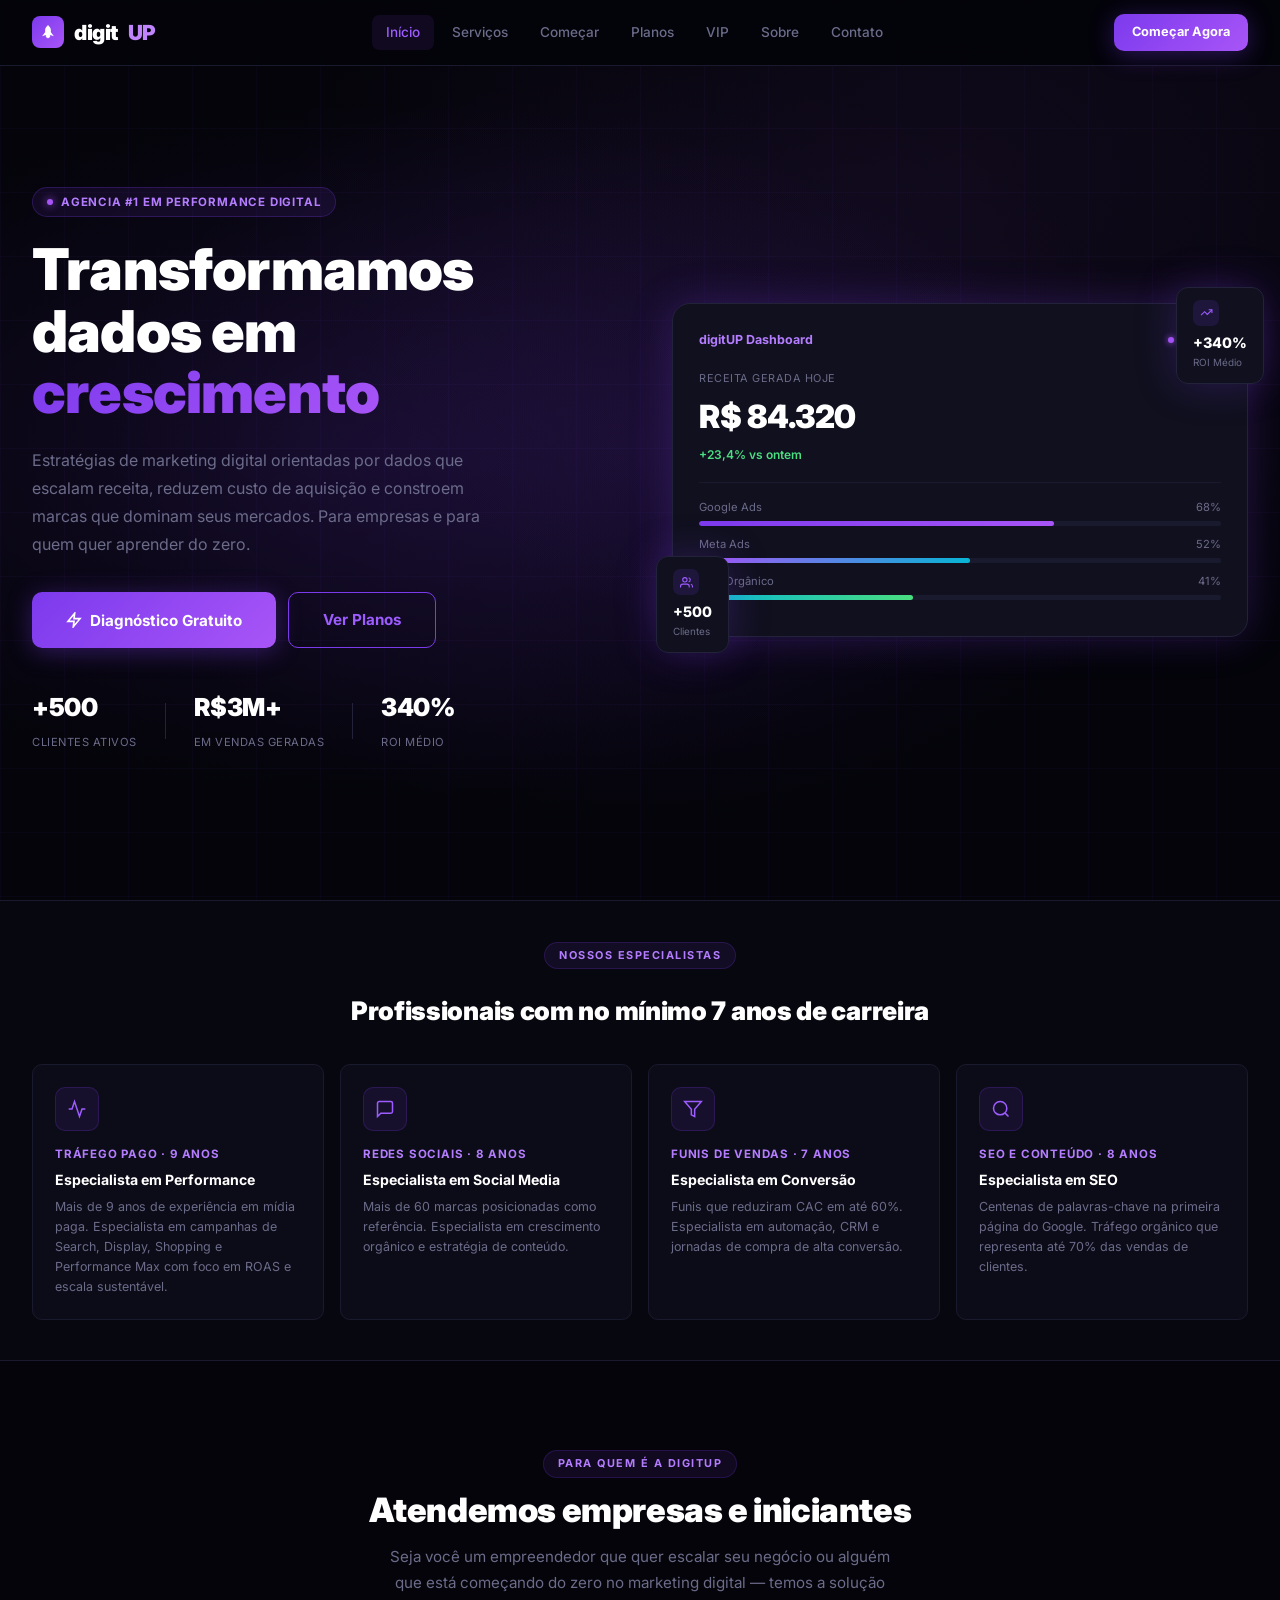
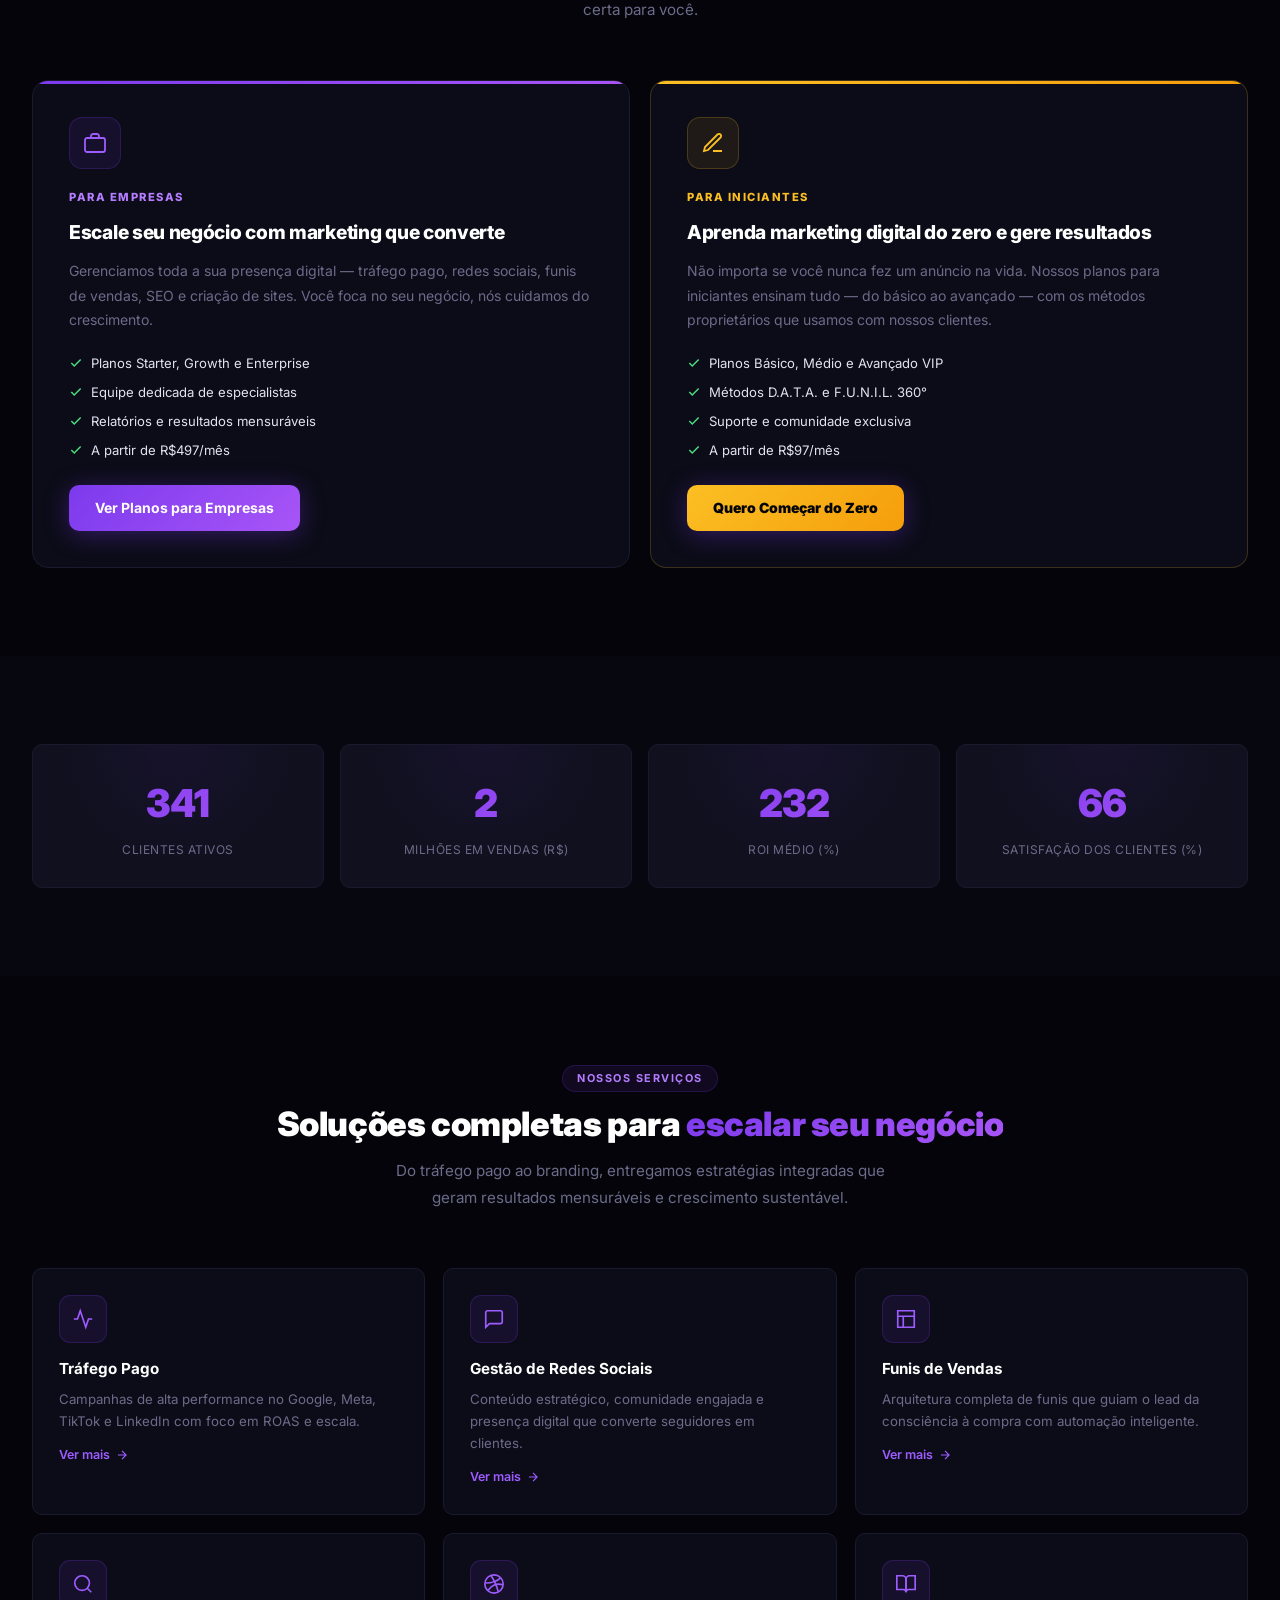
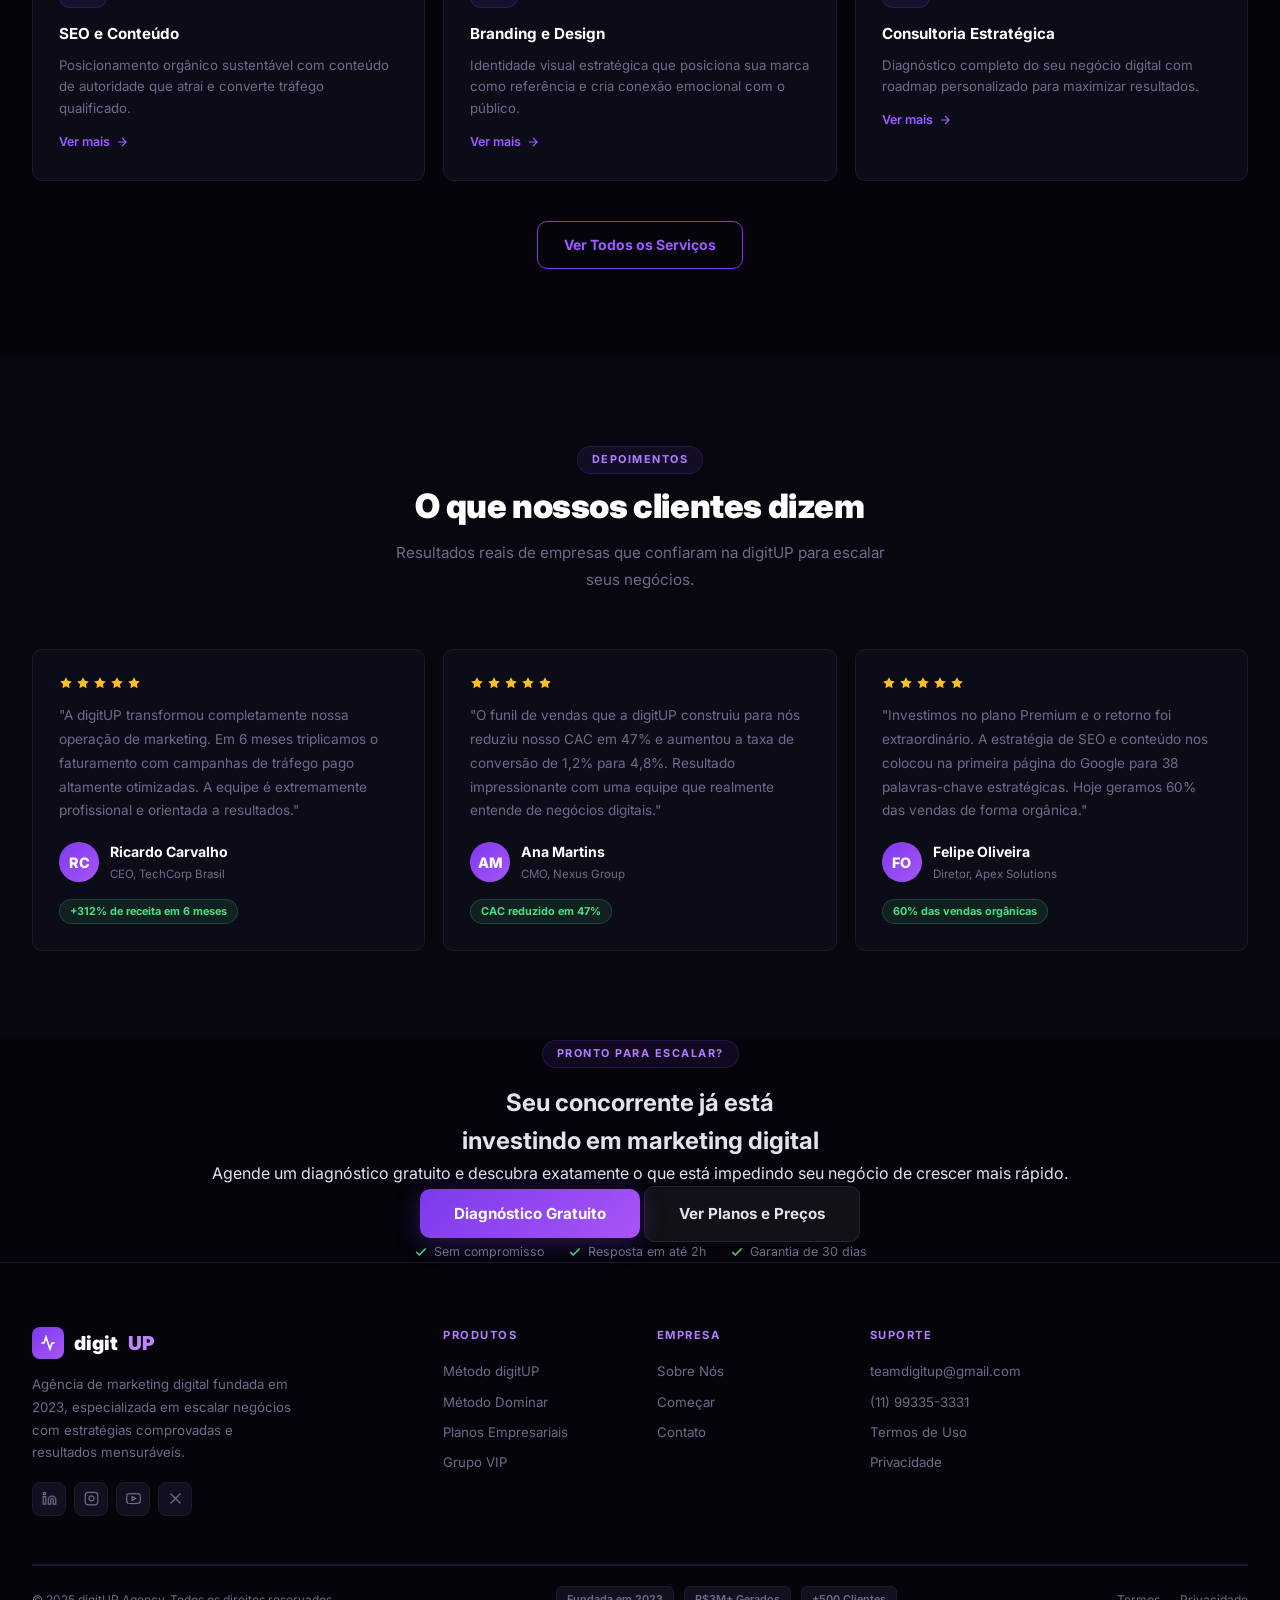
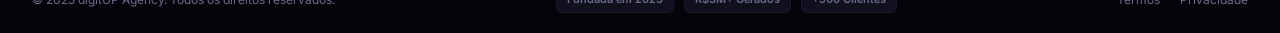
<file: index.html>
﻿<!DOCTYPE html>
<html lang="pt-BR">
<head>
<meta charset="UTF-8"/>
<meta name="viewport" content="width=device-width,initial-scale=1.0"/>
<title>digitUP — Agência de Marketing Digital | Transformamos Dados em Crescimento</title>
<meta name="description" content="Agência de marketing digital especializada em escalar negócios com tráfego pago, funis de vendas, SEO e gestão de redes sociais. +500 clientes, R$3M+ em vendas geradas."/>
<!-- Open Graph / WhatsApp / Redes Sociais -->
<meta property="og:type" content="website"/>
<meta property="og:title" content="digitUP — Agência de Marketing Digital"/>
<meta property="og:description" content="Transformamos dados em crescimento. Tráfego pago, funis de vendas, SEO e muito mais. Para empresas e iniciantes."/>
<meta property="og:image" content="og-image.jpg"/>
<meta property="og:image:width" content="1200"/>
<meta property="og:image:height" content="630"/>
<meta property="og:url" content="https://digitup.com.br"/>
<meta property="og:site_name" content="digitUP"/>
<!-- Twitter Card -->
<meta name="twitter:card" content="summary_large_image"/>
<meta name="twitter:title" content="digitUP — Agência de Marketing Digital"/>
<meta name="twitter:description" content="Transformamos dados em crescimento. Tráfego pago, funis de vendas, SEO e muito mais."/>
<meta name="twitter:image" content="og-image.jpg"/>
<link rel="preconnect" href="https://fonts.googleapis.com"/>
<link href="https://fonts.googleapis.com/css2?family=Inter:wght@400;500;600;700;800;900&display=swap" rel="stylesheet"/>
<link rel="stylesheet" href="style.css"/>
<style>
/* HERO */
.hero{min-height:100vh;display:flex;align-items:center;padding:100px 32px 60px;position:relative;overflow:hidden}
.hero-bg{position:absolute;inset:0;background:radial-gradient(ellipse at 30% 50%,rgba(124,58,237,.13) 0%,transparent 55%),radial-gradient(ellipse at 75% 20%,rgba(168,85,247,.07) 0%,transparent 50%);pointer-events:none}
.hero-grid{position:absolute;inset:0;background-image:linear-gradient(rgba(124,58,237,.04) 1px,transparent 1px),linear-gradient(90deg,rgba(124,58,237,.04) 1px,transparent 1px);background-size:64px 64px;pointer-events:none}
.hero-inner{max-width:1280px;margin:0 auto;width:100%;display:grid;grid-template-columns:1fr 1fr;gap:64px;align-items:center;position:relative;z-index:1}
.hero-eyebrow{display:inline-flex;align-items:center;gap:8px;background:rgba(124,58,237,.1);border:1px solid rgba(124,58,237,.25);border-radius:20px;padding:5px 14px;font-size:.72rem;color:var(--purple3);font-weight:700;text-transform:uppercase;letter-spacing:.8px;margin-bottom:22px}
.hero-dot{width:6px;height:6px;background:var(--neon);border-radius:50%;box-shadow:0 0 8px var(--neon);animation:dotPulse 2s infinite}
.hero h1{font-size:3.6rem;font-weight:900;line-height:1.07;color:#fff;margin-bottom:22px;letter-spacing:-.8px}
.hero h1 .hl{background:var(--grad);-webkit-background-clip:text;-webkit-text-fill-color:transparent;background-clip:text}
.hero-sub{font-size:1rem;color:var(--muted);line-height:1.75;margin-bottom:34px;max-width:480px}
.hero-btns{display:flex;gap:12px;flex-wrap:wrap;margin-bottom:40px}
.hero-stats{display:flex;gap:28px;flex-wrap:wrap}
.hstat strong{display:block;font-size:1.55rem;font-weight:900;color:#fff;letter-spacing:-.5px}
.hstat span{font-size:.7rem;color:var(--muted);text-transform:uppercase;letter-spacing:.5px}
.hstat-div{width:1px;height:36px;background:var(--border2);align-self:center}
/* HERO VISUAL */
.hero-visual{position:relative}
.hero-card{background:var(--card2);border:1px solid var(--border2);border-radius:18px;padding:26px;box-shadow:var(--glow);animation:float 5s ease-in-out infinite}
.hc-top{display:flex;align-items:center;justify-content:space-between;margin-bottom:20px}
.hc-brand{font-size:.78rem;font-weight:700;color:var(--purple3)}
.hc-live{display:flex;align-items:center;gap:5px;font-size:.68rem;color:var(--neon2);font-weight:600}
.hc-live-dot{width:6px;height:6px;background:var(--neon);border-radius:50%;box-shadow:0 0 6px var(--neon);animation:dotPulse 1.5s infinite}
.hc-metric-label{font-size:.68rem;color:var(--muted);text-transform:uppercase;letter-spacing:.5px;margin-bottom:4px}
.hc-metric-val{font-size:2rem;font-weight:900;color:#fff;letter-spacing:-.5px;margin-bottom:3px}
.hc-metric-delta{font-size:.75rem;color:var(--green);font-weight:600;margin-bottom:18px}
.hc-divider{height:1px;background:var(--border);margin-bottom:16px}
.hc-bar-row{margin-bottom:10px}
.hc-bar-info{display:flex;justify-content:space-between;font-size:.7rem;color:var(--muted);margin-bottom:4px}
.hc-bar-track{height:5px;background:var(--border);border-radius:3px;overflow:hidden}
.hc-bar-fill{height:100%;border-radius:3px}
.hero-badge{position:absolute;background:var(--card2);border:1px solid var(--border2);border-radius:12px;padding:12px 16px;box-shadow:var(--glow)}
.hb1{top:-16px;right:-16px;animation:float 4s ease-in-out infinite .5s}
.hb2{bottom:-16px;left:-16px;animation:float 4.5s ease-in-out infinite 1s}
.hb-icon{width:26px;height:26px;background:rgba(124,58,237,.15);border-radius:7px;display:flex;align-items:center;justify-content:center;margin-bottom:5px}
.hb-icon svg{width:13px;height:13px;stroke:var(--purple2);fill:none;stroke-width:2}
.hb-val{font-size:.9rem;font-weight:800;color:#fff}
.hb-sub{font-size:.62rem;color:var(--muted);margin-top:1px}
@media(max-width:600px){
  .hero-inner{grid-template-columns:1fr!important;text-align:center}
  [style*="grid-template-columns:repeat(4"]{grid-template-columns:1fr 1fr!important}
  [style*="grid-template-columns:repeat(3"]{grid-template-columns:1fr!important}
  [style*="grid-template-columns:1fr 1fr"]{grid-template-columns:1fr!important}
}
@media(max-width:400px){
  [style*="grid-template-columns:repeat(4"]{grid-template-columns:1fr!important}
}
</style>
</head>
<body>
<div id="nav-slot"></div>

<!-- HERO -->
<section class="hero">
  <div class="hero-bg"></div>
  <div class="hero-grid"></div>
  <div class="hero-inner">
    <div class="hero-content">
      <div class="hero-eyebrow">
        <span class="hero-dot"></span>
        Agencia #1 em Performance Digital
      </div>
      <h1>Transformamos dados em <span class="hl">crescimento</span></h1>
      <p class="hero-sub">Estratégias de marketing digital orientadas por dados que escalam receita, reduzem custo de aquisição e constroem marcas que dominam seus mercados. Para empresas e para quem quer aprender do zero.</p>
      <div class="hero-btns">
        <button class="btn btn-primary btn-lg" onclick="openModal('register')">
          <svg width="16" height="16" viewBox="0 0 24 24" fill="none" stroke="currentColor" stroke-width="2.5"><path d="M13 2L3 14h9l-1 8 10-12h-9l1-8z"/></svg>
          Diagnóstico Gratuito
        </button>
        <a href="planos.html" class="btn btn-outline btn-lg">Ver Planos</a>
      </div>
      <div class="hero-stats">
        <div class="hstat"><strong>+500</strong><span>Clientes Ativos</span></div>
        <div class="hstat-div"></div>
        <div class="hstat"><strong>R$3M+</strong><span>Em Vendas Geradas</span></div>
        <div class="hstat-div"></div>
        <div class="hstat"><strong>340%</strong><span>ROI Médio</span></div>
      </div>
    </div>
    <div class="hero-visual">
      <div class="hero-card">
        <div class="hc-top">
          <span class="hc-brand">digitUP Dashboard</span>
          <span class="hc-live"><span class="hc-live-dot"></span>Ao Vivo</span>
        </div>
        <div class="hc-metric-label">Receita Gerada Hoje</div>
        <div class="hc-metric-val" id="heroMetric">R$ 84.320</div>
        <div class="hc-metric-delta">+23,4% vs ontem</div>
        <div class="hc-divider"></div>
        <div class="hc-bar-row">
          <div class="hc-bar-info"><span>Google Ads</span><span>68%</span></div>
          <div class="hc-bar-track"><div class="hc-bar-fill" style="width:68%;background:var(--grad)"></div></div>
        </div>
        <div class="hc-bar-row">
          <div class="hc-bar-info"><span>Meta Ads</span><span>52%</span></div>
          <div class="hc-bar-track"><div class="hc-bar-fill" style="width:52%;background:var(--grad2)"></div></div>
        </div>
        <div class="hc-bar-row">
          <div class="hc-bar-info"><span>SEO Orgânico</span><span>41%</span></div>
          <div class="hc-bar-track"><div class="hc-bar-fill" style="width:41%;background:linear-gradient(90deg,#06b6d4,#4ade80)"></div></div>
        </div>
      </div>
      <div class="hero-badge hb1">
        <div class="hb-icon"><svg viewBox="0 0 24 24"><polyline points="22 7 13.5 15.5 8.5 10.5 2 17"/><polyline points="16 7 22 7 22 13"/></svg></div>
        <div class="hb-val">+340%</div>
        <div class="hb-sub">ROI Médio</div>
      </div>
      <div class="hero-badge hb2">
        <div class="hb-icon"><svg viewBox="0 0 24 24"><path d="M17 21v-2a4 4 0 0 0-4-4H5a4 4 0 0 0-4 4v2"/><circle cx="9" cy="7" r="4"/><path d="M23 21v-2a4 4 0 0 0-3-3.87"/><path d="M16 3.13a4 4 0 0 1 0 7.75"/></svg></div>
        <div class="hb-val">+500</div>
        <div class="hb-sub">Clientes</div>
      </div>
    </div>
  </div>
</section>

<!-- SPECIALISTS STRIP -->
<div style="background:var(--bg2);border-top:1px solid var(--border);border-bottom:1px solid var(--border);padding:40px 32px">
  <div style="max-width:1280px;margin:0 auto">
    <div style="text-align:center;margin-bottom:32px">
      <div class="section-eyebrow">Nossos Especialistas</div>
      <h2 style="font-size:1.6rem;font-weight:900;color:#fff;margin-top:10px;letter-spacing:-.3px">Profissionais com no mínimo 7 anos de carreira</h2>
    </div>
    <div style="display:grid;grid-template-columns:repeat(4,1fr);gap:16px">
      <div style="background:var(--card);border:1px solid var(--border);border-radius:var(--radius);padding:22px;transition:all .3s" onmouseenter="this.style.borderColor='rgba(124,58,237,.4)'" onmouseleave="this.style.borderColor='var(--border)'">
        <div style="width:44px;height:44px;background:rgba(124,58,237,.1);border:1px solid rgba(124,58,237,.2);border-radius:10px;display:flex;align-items:center;justify-content:center;margin-bottom:14px">
          <svg width="20" height="20" viewBox="0 0 24 24" fill="none" stroke="var(--purple2)" stroke-width="1.8"><path d="M22 12h-4l-3 9L9 3l-3 9H2"/></svg>
        </div>
        <div style="font-size:.72rem;color:var(--purple3);font-weight:700;text-transform:uppercase;letter-spacing:.8px;margin-bottom:5px">Tráfego Pago · 9 anos</div>
        <div style="font-size:.88rem;font-weight:700;color:#fff;margin-bottom:6px">Especialista em Performance</div>
        <p style="font-size:.78rem;color:var(--muted);line-height:1.6">Mais de 9 anos de experiência em mídia paga. Especialista em campanhas de Search, Display, Shopping e Performance Max com foco em ROAS e escala sustentável.</p>
      </div>
      <div style="background:var(--card);border:1px solid var(--border);border-radius:var(--radius);padding:22px;transition:all .3s" onmouseenter="this.style.borderColor='rgba(124,58,237,.4)'" onmouseleave="this.style.borderColor='var(--border)'">
        <div style="width:44px;height:44px;background:rgba(124,58,237,.1);border:1px solid rgba(124,58,237,.2);border-radius:10px;display:flex;align-items:center;justify-content:center;margin-bottom:14px">
          <svg width="20" height="20" viewBox="0 0 24 24" fill="none" stroke="var(--purple2)" stroke-width="1.8"><path d="M21 15a2 2 0 0 1-2 2H7l-4 4V5a2 2 0 0 1 2-2h14a2 2 0 0 1 2 2z"/></svg>
        </div>
        <div style="font-size:.72rem;color:var(--purple3);font-weight:700;text-transform:uppercase;letter-spacing:.8px;margin-bottom:5px">Redes Sociais · 8 anos</div>
        <div style="font-size:.88rem;font-weight:700;color:#fff;margin-bottom:6px">Especialista em Social Media</div>
        <p style="font-size:.78rem;color:var(--muted);line-height:1.6">Mais de 60 marcas posicionadas como referência. Especialista em crescimento orgânico e estratégia de conteúdo.</p>
      </div>
      <div style="background:var(--card);border:1px solid var(--border);border-radius:var(--radius);padding:22px;transition:all .3s" onmouseenter="this.style.borderColor='rgba(124,58,237,.4)'" onmouseleave="this.style.borderColor='var(--border)'">
        <div style="width:44px;height:44px;background:rgba(124,58,237,.1);border:1px solid rgba(124,58,237,.2);border-radius:10px;display:flex;align-items:center;justify-content:center;margin-bottom:14px">
          <svg width="20" height="20" viewBox="0 0 24 24" fill="none" stroke="var(--purple2)" stroke-width="1.8"><polygon points="22 3 2 3 10 12.46 10 19 14 21 14 12.46 22 3"/></svg>
        </div>
        <div style="font-size:.72rem;color:var(--purple3);font-weight:700;text-transform:uppercase;letter-spacing:.8px;margin-bottom:5px">Funis de Vendas · 7 anos</div>
        <div style="font-size:.88rem;font-weight:700;color:#fff;margin-bottom:6px">Especialista em Conversão</div>
        <p style="font-size:.78rem;color:var(--muted);line-height:1.6">Funis que reduziram CAC em até 60%. Especialista em automação, CRM e jornadas de compra de alta conversão.</p>
      </div>
      <div style="background:var(--card);border:1px solid var(--border);border-radius:var(--radius);padding:22px;transition:all .3s" onmouseenter="this.style.borderColor='rgba(124,58,237,.4)'" onmouseleave="this.style.borderColor='var(--border)'">
        <div style="width:44px;height:44px;background:rgba(124,58,237,.1);border:1px solid rgba(124,58,237,.2);border-radius:10px;display:flex;align-items:center;justify-content:center;margin-bottom:14px">
          <svg width="20" height="20" viewBox="0 0 24 24" fill="none" stroke="var(--purple2)" stroke-width="1.8"><circle cx="11" cy="11" r="8"/><path d="m21 21-4.35-4.35"/></svg>
        </div>
        <div style="font-size:.72rem;color:var(--purple3);font-weight:700;text-transform:uppercase;letter-spacing:.8px;margin-bottom:5px">SEO e Conteúdo · 8 anos</div>
        <div style="font-size:.88rem;font-weight:700;color:#fff;margin-bottom:6px">Especialista em SEO</div>
        <p style="font-size:.78rem;color:var(--muted);line-height:1.6">Centenas de palavras-chave na primeira página do Google. Tráfego orgânico que representa até 70% das vendas de clientes.</p>
      </div>
    </div>
  </div>
</div>

<!-- PARA QUEM É A DIGITUP -->
<section class="section" style="background:var(--bg)">
  <div class="container">
    <div class="section-header">
      <div class="section-eyebrow">Para quem é a digitUP</div>
      <h2 class="section-title">Atendemos empresas e iniciantes</h2>
      <p class="section-sub">Seja você um empreendedor que quer escalar seu negócio ou alguém que está começando do zero no marketing digital — temos a solução certa para você.</p>
    </div>
    <div style="display:grid;grid-template-columns:1fr 1fr;gap:20px">

      <div class="card reveal" style="padding:36px;background:var(--card);border:1px solid var(--border);border-radius:16px;position:relative;overflow:hidden">
        <div style="position:absolute;top:0;left:0;right:0;height:3px;background:var(--grad)"></div>
        <div style="width:52px;height:52px;background:rgba(124,58,237,.1);border:1px solid rgba(124,58,237,.2);border-radius:13px;display:flex;align-items:center;justify-content:center;margin-bottom:20px">
          <svg width="24" height="24" viewBox="0 0 24 24" fill="none" stroke="var(--purple2)" stroke-width="1.8"><rect x="2" y="7" width="20" height="14" rx="2"/><path d="M16 7V5a2 2 0 0 0-2-2h-4a2 2 0 0 0-2 2v2"/></svg>
        </div>
        <div style="font-size:.7rem;font-weight:800;color:var(--purple3);text-transform:uppercase;letter-spacing:1.5px;margin-bottom:10px">Para Empresas</div>
        <h3 style="font-size:1.2rem;font-weight:800;color:#fff;margin-bottom:12px;letter-spacing:-.3px">Escale seu negócio com marketing que converte</h3>
        <p style="font-size:.875rem;color:var(--muted);line-height:1.75;margin-bottom:20px">Gerenciamos toda a sua presença digital — tráfego pago, redes sociais, funis de vendas, SEO e criação de sites. Você foca no seu negócio, nós cuidamos do crescimento.</p>
        <div style="display:flex;flex-direction:column;gap:8px;margin-bottom:24px">
          <div style="display:flex;align-items:center;gap:8px;font-size:.82rem;color:var(--text)"><svg width="14" height="14" viewBox="0 0 24 24" fill="none" stroke="var(--green)" stroke-width="2.5"><polyline points="20 6 9 17 4 12"/></svg>Planos Starter, Growth e Enterprise</div>
          <div style="display:flex;align-items:center;gap:8px;font-size:.82rem;color:var(--text)"><svg width="14" height="14" viewBox="0 0 24 24" fill="none" stroke="var(--green)" stroke-width="2.5"><polyline points="20 6 9 17 4 12"/></svg>Equipe dedicada de especialistas</div>
          <div style="display:flex;align-items:center;gap:8px;font-size:.82rem;color:var(--text)"><svg width="14" height="14" viewBox="0 0 24 24" fill="none" stroke="var(--green)" stroke-width="2.5"><polyline points="20 6 9 17 4 12"/></svg>Relatórios e resultados mensuráveis</div>
          <div style="display:flex;align-items:center;gap:8px;font-size:.82rem;color:var(--text)"><svg width="14" height="14" viewBox="0 0 24 24" fill="none" stroke="var(--green)" stroke-width="2.5"><polyline points="20 6 9 17 4 12"/></svg>A partir de R$497/mês</div>
        </div>
        <a href="planos.html" class="btn btn-primary">Ver Planos para Empresas</a>
      </div>

      <div class="card reveal" style="padding:36px;background:var(--card);border:1px solid rgba(251,191,36,.2);border-radius:16px;position:relative;overflow:hidden">
        <div style="position:absolute;top:0;left:0;right:0;height:3px;background:linear-gradient(90deg,#fbbf24,#f59e0b)"></div>
        <div style="width:52px;height:52px;background:rgba(251,191,36,.08);border:1px solid rgba(251,191,36,.2);border-radius:13px;display:flex;align-items:center;justify-content:center;margin-bottom:20px">
          <svg width="24" height="24" viewBox="0 0 24 24" fill="none" stroke="#fbbf24" stroke-width="1.8"><path d="M12 20h9"/><path d="M16.5 3.5a2.121 2.121 0 0 1 3 3L7 19l-4 1 1-4L16.5 3.5z"/></svg>
        </div>
        <div style="font-size:.7rem;font-weight:800;color:#fbbf24;text-transform:uppercase;letter-spacing:1.5px;margin-bottom:10px">Para Iniciantes</div>
        <h3 style="font-size:1.2rem;font-weight:800;color:#fff;margin-bottom:12px;letter-spacing:-.3px">Aprenda marketing digital do zero e gere resultados</h3>
        <p style="font-size:.875rem;color:var(--muted);line-height:1.75;margin-bottom:20px">Não importa se você nunca fez um anúncio na vida. Nossos planos para iniciantes ensinam tudo — do básico ao avançado — com os métodos proprietários que usamos com nossos clientes.</p>
        <div style="display:flex;flex-direction:column;gap:8px;margin-bottom:24px">
          <div style="display:flex;align-items:center;gap:8px;font-size:.82rem;color:var(--text)"><svg width="14" height="14" viewBox="0 0 24 24" fill="none" stroke="var(--green)" stroke-width="2.5"><polyline points="20 6 9 17 4 12"/></svg>Planos Básico, Médio e Avançado VIP</div>
          <div style="display:flex;align-items:center;gap:8px;font-size:.82rem;color:var(--text)"><svg width="14" height="14" viewBox="0 0 24 24" fill="none" stroke="var(--green)" stroke-width="2.5"><polyline points="20 6 9 17 4 12"/></svg>Métodos D.A.T.A. e F.U.N.I.L. 360°</div>
          <div style="display:flex;align-items:center;gap:8px;font-size:.82rem;color:var(--text)"><svg width="14" height="14" viewBox="0 0 24 24" fill="none" stroke="var(--green)" stroke-width="2.5"><polyline points="20 6 9 17 4 12"/></svg>Suporte e comunidade exclusiva</div>
          <div style="display:flex;align-items:center;gap:8px;font-size:.82rem;color:var(--text)"><svg width="14" height="14" viewBox="0 0 24 24" fill="none" stroke="var(--green)" stroke-width="2.5"><polyline points="20 6 9 17 4 12"/></svg>A partir de R$97/mês</div>
        </div>
        <a href="comecar.html" class="btn btn-primary" style="background:linear-gradient(135deg,#fbbf24,#f59e0b);color:#04040a;font-weight:900">Quero Começar do Zero</a>
      </div>

    </div>
  </div>
</section>

<!-- STATS -->
<section class="section" style="background:var(--bg2)">
  <div class="container">
    <div class="stats-grid" style="display:grid;grid-template-columns:repeat(4,1fr);gap:16px">
      <div class="stat-card reveal">
        <div class="stat-num" data-target="500">0</div>
        <div class="stat-label">Clientes Ativos</div>
      </div>
      <div class="stat-card reveal">
        <div class="stat-num" data-target="3">0</div>
        <div class="stat-label">Milhões em Vendas (R$)</div>
      </div>
      <div class="stat-card reveal">
        <div class="stat-num" data-target="340">0</div>
        <div class="stat-label">ROI Médio (%)</div>
      </div>
      <div class="stat-card reveal">
        <div class="stat-num" data-target="97">0</div>
        <div class="stat-label">Satisfação dos Clientes (%)</div>
      </div>
    </div>
  </div>
</section>

<!-- SERVICES PREVIEW -->
<section class="section">
  <div class="container">
    <div class="section-header">
      <div class="section-eyebrow">Nossos Serviços</div>
      <h2 class="section-title">Soluções completas para <span style="background:var(--grad);-webkit-background-clip:text;-webkit-text-fill-color:transparent;background-clip:text">escalar seu negócio</span></h2>
      <p class="section-sub">Do tráfego pago ao branding, entregamos estratégias integradas que geram resultados mensuráveis e crescimento sustentável.</p>
    </div>
    <div style="display:grid;grid-template-columns:repeat(3,1fr);gap:18px">
      <div class="sc reveal" style="background:var(--card);border:1px solid var(--border);border-radius:var(--radius);padding:26px;transition:all .3s;position:relative;overflow:hidden">
        <div style="position:absolute;top:0;left:0;right:0;height:2px;background:var(--grad);transform:scaleX(0);transition:transform .3s;transform-origin:left" class="sc-bar"></div>
        <div class="icon-box">
          <svg viewBox="0 0 24 24"><path d="M22 12h-4l-3 9L9 3l-3 9H2"/></svg>
        </div>
        <div style="font-size:.95rem;font-weight:700;color:#fff;margin:14px 0 8px">Tráfego Pago</div>
        <div style="font-size:.83rem;color:var(--muted);line-height:1.65">Campanhas de alta performance no Google, Meta, TikTok e LinkedIn com foco em ROAS e escala.</div>
        <a href="servicos.html" style="display:inline-flex;align-items:center;gap:5px;font-size:.78rem;color:var(--purple2);font-weight:600;margin-top:12px;transition:gap .2s">Ver mais <svg width="14" height="14" viewBox="0 0 24 24" fill="none" stroke="currentColor" stroke-width="2"><path d="M5 12h14M12 5l7 7-7 7"/></svg></a>
      </div>
      <div class="sc reveal" style="background:var(--card);border:1px solid var(--border);border-radius:var(--radius);padding:26px;transition:all .3s;position:relative;overflow:hidden">
        <div class="icon-box">
          <svg viewBox="0 0 24 24"><path d="M21 15a2 2 0 0 1-2 2H7l-4 4V5a2 2 0 0 1 2-2h14a2 2 0 0 1 2 2z"/></svg>
        </div>
        <div style="font-size:.95rem;font-weight:700;color:#fff;margin:14px 0 8px">Gestão de Redes Sociais</div>
        <div style="font-size:.83rem;color:var(--muted);line-height:1.65">Conteúdo estratégico, comunidade engajada e presença digital que converte seguidores em clientes.</div>
        <a href="servicos.html" style="display:inline-flex;align-items:center;gap:5px;font-size:.78rem;color:var(--purple2);font-weight:600;margin-top:12px">Ver mais <svg width="14" height="14" viewBox="0 0 24 24" fill="none" stroke="currentColor" stroke-width="2"><path d="M5 12h14M12 5l7 7-7 7"/></svg></a>
      </div>
      <div class="sc reveal" style="background:var(--card);border:1px solid var(--border);border-radius:var(--radius);padding:26px;transition:all .3s;position:relative;overflow:hidden">
        <div class="icon-box">
          <svg viewBox="0 0 24 24"><path d="M3 3h18v18H3z" rx="2"/><path d="M3 9h18M9 21V9"/></svg>
        </div>
        <div style="font-size:.95rem;font-weight:700;color:#fff;margin:14px 0 8px">Funis de Vendas</div>
        <div style="font-size:.83rem;color:var(--muted);line-height:1.65">Arquitetura completa de funis que guiam o lead da consciência à compra com automação inteligente.</div>
        <a href="servicos.html" style="display:inline-flex;align-items:center;gap:5px;font-size:.78rem;color:var(--purple2);font-weight:600;margin-top:12px">Ver mais <svg width="14" height="14" viewBox="0 0 24 24" fill="none" stroke="currentColor" stroke-width="2"><path d="M5 12h14M12 5l7 7-7 7"/></svg></a>
      </div>
      <div class="sc reveal" style="background:var(--card);border:1px solid var(--border);border-radius:var(--radius);padding:26px;transition:all .3s;position:relative;overflow:hidden">
        <div class="icon-box">
          <svg viewBox="0 0 24 24"><circle cx="11" cy="11" r="8"/><path d="m21 21-4.35-4.35"/></svg>
        </div>
        <div style="font-size:.95rem;font-weight:700;color:#fff;margin:14px 0 8px">SEO e Conteúdo</div>
        <div style="font-size:.83rem;color:var(--muted);line-height:1.65">Posicionamento orgânico sustentável com conteúdo de autoridade que atrai e converte tráfego qualificado.</div>
        <a href="servicos.html" style="display:inline-flex;align-items:center;gap:5px;font-size:.78rem;color:var(--purple2);font-weight:600;margin-top:12px">Ver mais <svg width="14" height="14" viewBox="0 0 24 24" fill="none" stroke="currentColor" stroke-width="2"><path d="M5 12h14M12 5l7 7-7 7"/></svg></a>
      </div>
      <div class="sc reveal" style="background:var(--card);border:1px solid var(--border);border-radius:var(--radius);padding:26px;transition:all .3s;position:relative;overflow:hidden">
        <div class="icon-box">
          <svg viewBox="0 0 24 24"><circle cx="12" cy="12" r="10"/><path d="M8.56 2.75c4.37 6.03 6.02 9.42 8.03 17.72m2.54-15.38c-3.72 4.35-8.94 5.66-16.88 5.85m19.5 1.9c-3.5-.93-6.63-.82-8.94 0-2.58.92-5.01 2.86-7.44 6.32"/></svg>
        </div>
        <div style="font-size:.95rem;font-weight:700;color:#fff;margin:14px 0 8px">Branding e Design</div>
        <div style="font-size:.83rem;color:var(--muted);line-height:1.65">Identidade visual estratégica que posiciona sua marca como referência e cria conexão emocional com o público.</div>
        <a href="servicos.html" style="display:inline-flex;align-items:center;gap:5px;font-size:.78rem;color:var(--purple2);font-weight:600;margin-top:12px">Ver mais <svg width="14" height="14" viewBox="0 0 24 24" fill="none" stroke="currentColor" stroke-width="2"><path d="M5 12h14M12 5l7 7-7 7"/></svg></a>
      </div>
      <div class="sc reveal" style="background:var(--card);border:1px solid var(--border);border-radius:var(--radius);padding:26px;transition:all .3s;position:relative;overflow:hidden">
        <div class="icon-box">
          <svg viewBox="0 0 24 24"><path d="M2 3h6a4 4 0 0 1 4 4v14a3 3 0 0 0-3-3H2z"/><path d="M22 3h-6a4 4 0 0 0-4 4v14a3 3 0 0 1 3-3h7z"/></svg>
        </div>
        <div style="font-size:.95rem;font-weight:700;color:#fff;margin:14px 0 8px">Consultoria Estratégica</div>
        <div style="font-size:.83rem;color:var(--muted);line-height:1.65">Diagnóstico completo do seu negócio digital com roadmap personalizado para maximizar resultados.</div>
        <a href="servicos.html" style="display:inline-flex;align-items:center;gap:5px;font-size:.78rem;color:var(--purple2);font-weight:600;margin-top:12px">Ver mais <svg width="14" height="14" viewBox="0 0 24 24" fill="none" stroke="currentColor" stroke-width="2"><path d="M5 12h14M12 5l7 7-7 7"/></svg></a>
      </div>
    </div>
    <div style="text-align:center;margin-top:40px">
      <a href="servicos.html" class="btn btn-outline">Ver Todos os Serviços</a>
    </div>
  </div>
</section>

<!-- TESTIMONIALS -->
<section class="section" style="background:var(--bg2)">
  <div class="container">
    <div class="section-header">
      <div class="section-eyebrow">Depoimentos</div>
      <h2 class="section-title">O que nossos clientes dizem</h2>
      <p class="section-sub">Resultados reais de empresas que confiaram na digitUP para escalar seus negócios.</p>
    </div>
    <div style="display:grid;grid-template-columns:repeat(3,1fr);gap:18px">
      <div class="testi-card reveal">
        <div class="testi-stars">
          <svg viewBox="0 0 24 24"><polygon points="12 2 15.09 8.26 22 9.27 17 14.14 18.18 21.02 12 17.77 5.82 21.02 7 14.14 2 9.27 8.91 8.26 12 2"/></svg>
          <svg viewBox="0 0 24 24"><polygon points="12 2 15.09 8.26 22 9.27 17 14.14 18.18 21.02 12 17.77 5.82 21.02 7 14.14 2 9.27 8.91 8.26 12 2"/></svg>
          <svg viewBox="0 0 24 24"><polygon points="12 2 15.09 8.26 22 9.27 17 14.14 18.18 21.02 12 17.77 5.82 21.02 7 14.14 2 9.27 8.91 8.26 12 2"/></svg>
          <svg viewBox="0 0 24 24"><polygon points="12 2 15.09 8.26 22 9.27 17 14.14 18.18 21.02 12 17.77 5.82 21.02 7 14.14 2 9.27 8.91 8.26 12 2"/></svg>
          <svg viewBox="0 0 24 24"><polygon points="12 2 15.09 8.26 22 9.27 17 14.14 18.18 21.02 12 17.77 5.82 21.02 7 14.14 2 9.27 8.91 8.26 12 2"/></svg>
        </div>
        <p class="testi-text">"A digitUP transformou completamente nossa operação de marketing. Em 6 meses triplicamos o faturamento com campanhas de tráfego pago altamente otimizadas. A equipe é extremamente profissional e orientada a resultados."</p>
        <div class="testi-author">
          <div class="testi-avatar">RC</div>
          <div>
            <div class="testi-name">Ricardo Carvalho</div>
            <div class="testi-role">CEO, TechCorp Brasil</div>
          </div>
        </div>
        <div style="margin-top:14px"><span class="badge badge-green">+312% de receita em 6 meses</span></div>
      </div>
      <div class="testi-card reveal">
        <div class="testi-stars">
          <svg viewBox="0 0 24 24"><polygon points="12 2 15.09 8.26 22 9.27 17 14.14 18.18 21.02 12 17.77 5.82 21.02 7 14.14 2 9.27 8.91 8.26 12 2"/></svg>
          <svg viewBox="0 0 24 24"><polygon points="12 2 15.09 8.26 22 9.27 17 14.14 18.18 21.02 12 17.77 5.82 21.02 7 14.14 2 9.27 8.91 8.26 12 2"/></svg>
          <svg viewBox="0 0 24 24"><polygon points="12 2 15.09 8.26 22 9.27 17 14.14 18.18 21.02 12 17.77 5.82 21.02 7 14.14 2 9.27 8.91 8.26 12 2"/></svg>
          <svg viewBox="0 0 24 24"><polygon points="12 2 15.09 8.26 22 9.27 17 14.14 18.18 21.02 12 17.77 5.82 21.02 7 14.14 2 9.27 8.91 8.26 12 2"/></svg>
          <svg viewBox="0 0 24 24"><polygon points="12 2 15.09 8.26 22 9.27 17 14.14 18.18 21.02 12 17.77 5.82 21.02 7 14.14 2 9.27 8.91 8.26 12 2"/></svg>
        </div>
        <p class="testi-text">"O funil de vendas que a digitUP construiu para nós reduziu nosso CAC em 47% e aumentou a taxa de conversão de 1,2% para 4,8%. Resultado impressionante com uma equipe que realmente entende de negócios digitais."</p>
        <div class="testi-author">
          <div class="testi-avatar">AM</div>
          <div>
            <div class="testi-name">Ana Martins</div>
            <div class="testi-role">CMO, Nexus Group</div>
          </div>
        </div>
        <div style="margin-top:14px"><span class="badge badge-green">CAC reduzido em 47%</span></div>
      </div>
      <div class="testi-card reveal">
        <div class="testi-stars">
          <svg viewBox="0 0 24 24"><polygon points="12 2 15.09 8.26 22 9.27 17 14.14 18.18 21.02 12 17.77 5.82 21.02 7 14.14 2 9.27 8.91 8.26 12 2"/></svg>
          <svg viewBox="0 0 24 24"><polygon points="12 2 15.09 8.26 22 9.27 17 14.14 18.18 21.02 12 17.77 5.82 21.02 7 14.14 2 9.27 8.91 8.26 12 2"/></svg>
          <svg viewBox="0 0 24 24"><polygon points="12 2 15.09 8.26 22 9.27 17 14.14 18.18 21.02 12 17.77 5.82 21.02 7 14.14 2 9.27 8.91 8.26 12 2"/></svg>
          <svg viewBox="0 0 24 24"><polygon points="12 2 15.09 8.26 22 9.27 17 14.14 18.18 21.02 12 17.77 5.82 21.02 7 14.14 2 9.27 8.91 8.26 12 2"/></svg>
          <svg viewBox="0 0 24 24"><polygon points="12 2 15.09 8.26 22 9.27 17 14.14 18.18 21.02 12 17.77 5.82 21.02 7 14.14 2 9.27 8.91 8.26 12 2"/></svg>
        </div>
        <p class="testi-text">"Investimos no plano Premium e o retorno foi extraordinário. A estratégia de SEO e conteúdo nos colocou na primeira página do Google para 38 palavras-chave estratégicas. Hoje geramos 60% das vendas de forma orgânica."</p>
        <div class="testi-author">
          <div class="testi-avatar">FO</div>
          <div>
            <div class="testi-name">Felipe Oliveira</div>
            <div class="testi-role">Diretor, Apex Solutions</div>
          </div>
        </div>
        <div style="margin-top:14px"><span class="badge badge-green">60% das vendas orgânicas</span></div>
      </div>
    </div>
  </div>
</section>

<!-- CTA -->
<section class="cta-section">
  <div style="position:absolute;inset:0;background:radial-gradient(ellipse at 50% 50%,rgba(124,58,237,.1) 0%,transparent 60%);pointer-events:none"></div>
  <div class="container" style="position:relative;z-index:1;text-align:center">
    <div class="section-eyebrow" style="margin-bottom:16px">Pronto para escalar?</div>
    <h2 class="cta-title">Seu concorrente já está<br>investindo em marketing digital</h2>
    <p class="cta-sub">Agende um diagnóstico gratuito e descubra exatamente o que está impedindo seu negócio de crescer mais rápido.</p>
    <div class="cta-btns">
      <button class="btn btn-primary btn-lg" onclick="openModal('register')">Diagnóstico Gratuito</button>
      <a href="planos.html" class="btn btn-ghost btn-lg">Ver Planos e Preços</a>
    </div>
    <div style="display:flex;gap:24px;justify-content:center;flex-wrap:wrap">
      <span style="display:flex;align-items:center;gap:6px;font-size:.78rem;color:var(--muted)"><svg width="14" height="14" viewBox="0 0 24 24" fill="none" stroke="var(--green)" stroke-width="2.5"><polyline points="20 6 9 17 4 12"/></svg>Sem compromisso</span>
      <span style="display:flex;align-items:center;gap:6px;font-size:.78rem;color:var(--muted)"><svg width="14" height="14" viewBox="0 0 24 24" fill="none" stroke="var(--green)" stroke-width="2.5"><polyline points="20 6 9 17 4 12"/></svg>Resposta em até 2h</span>
      <span style="display:flex;align-items:center;gap:6px;font-size:.78rem;color:var(--muted)"><svg width="14" height="14" viewBox="0 0 24 24" fill="none" stroke="var(--green)" stroke-width="2.5"><polyline points="20 6 9 17 4 12"/></svg>Garantia de 30 dias</span>
    </div>
  </div>
</section>

<div id="footer-slot"></div>
<div id="modal-slot"></div>
<script src="components.js"></script>
<script src="main.js"></script>
</body>
</html>
</file>
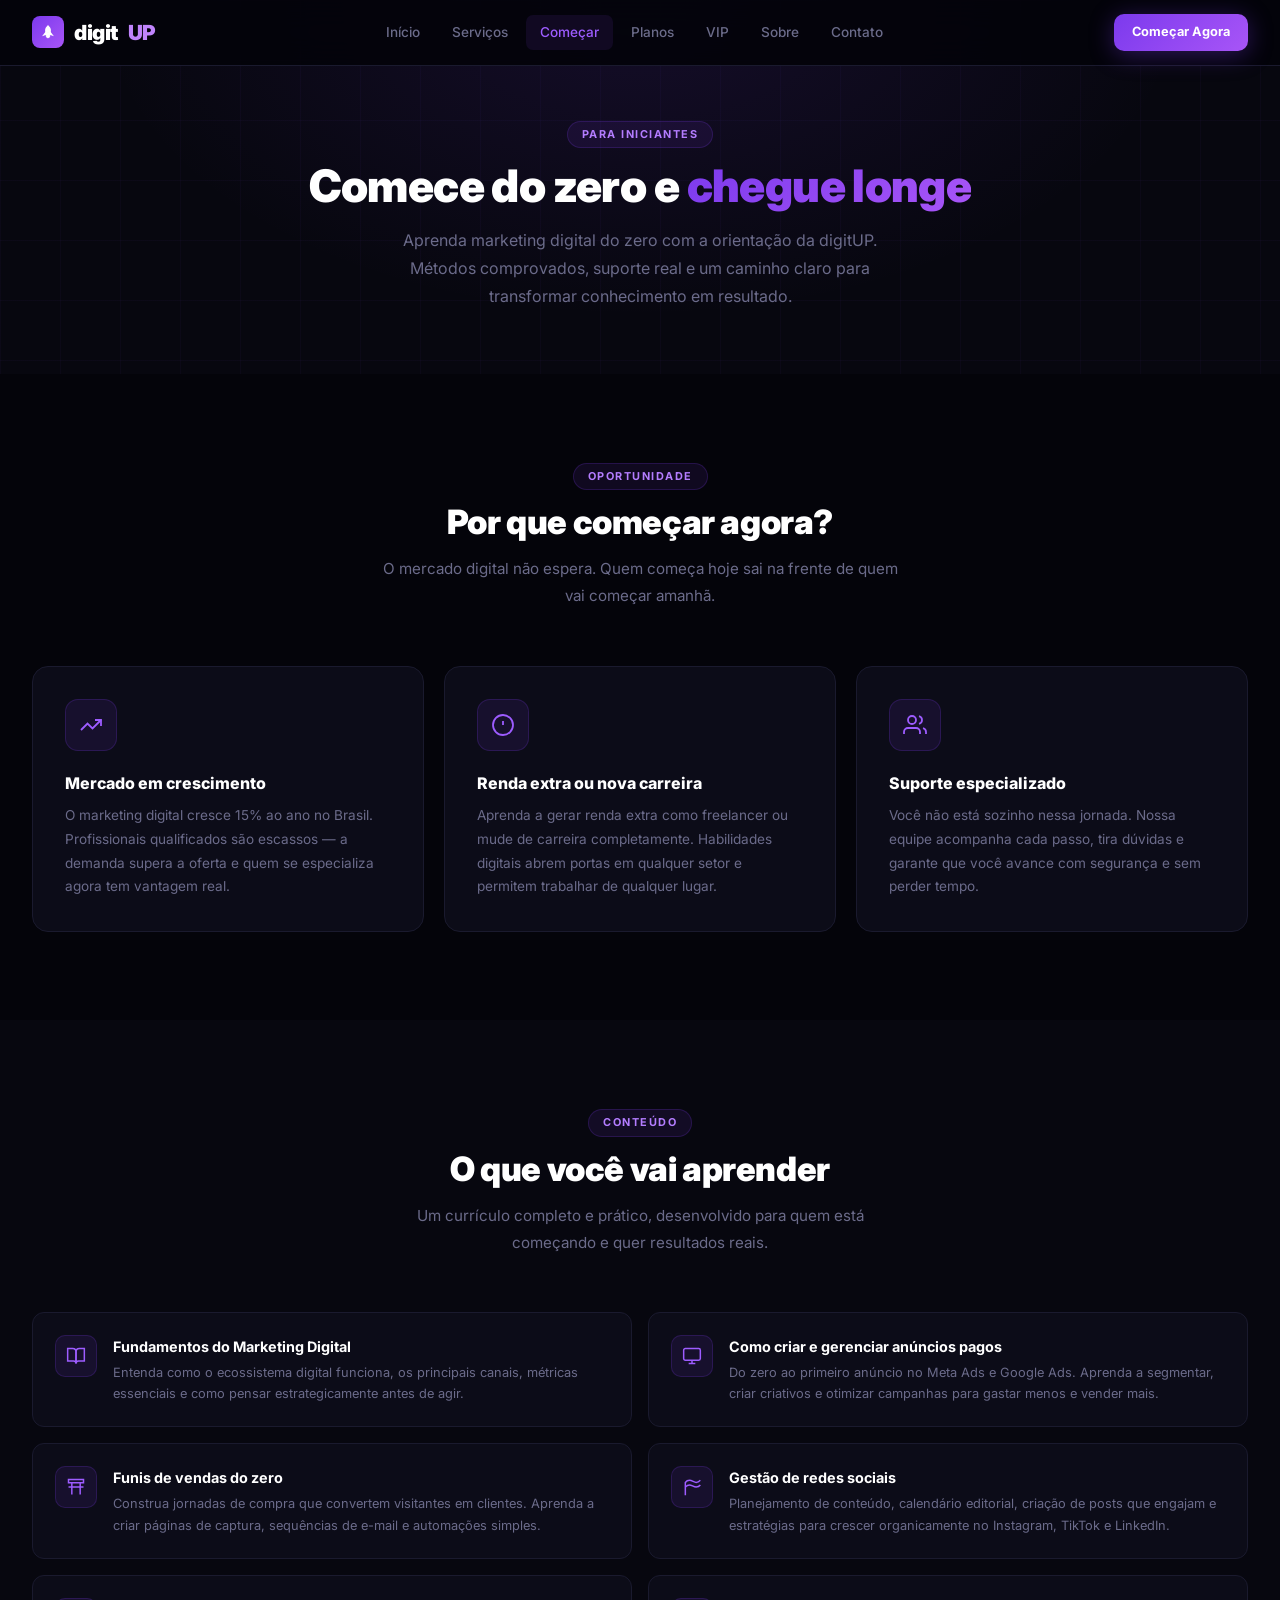
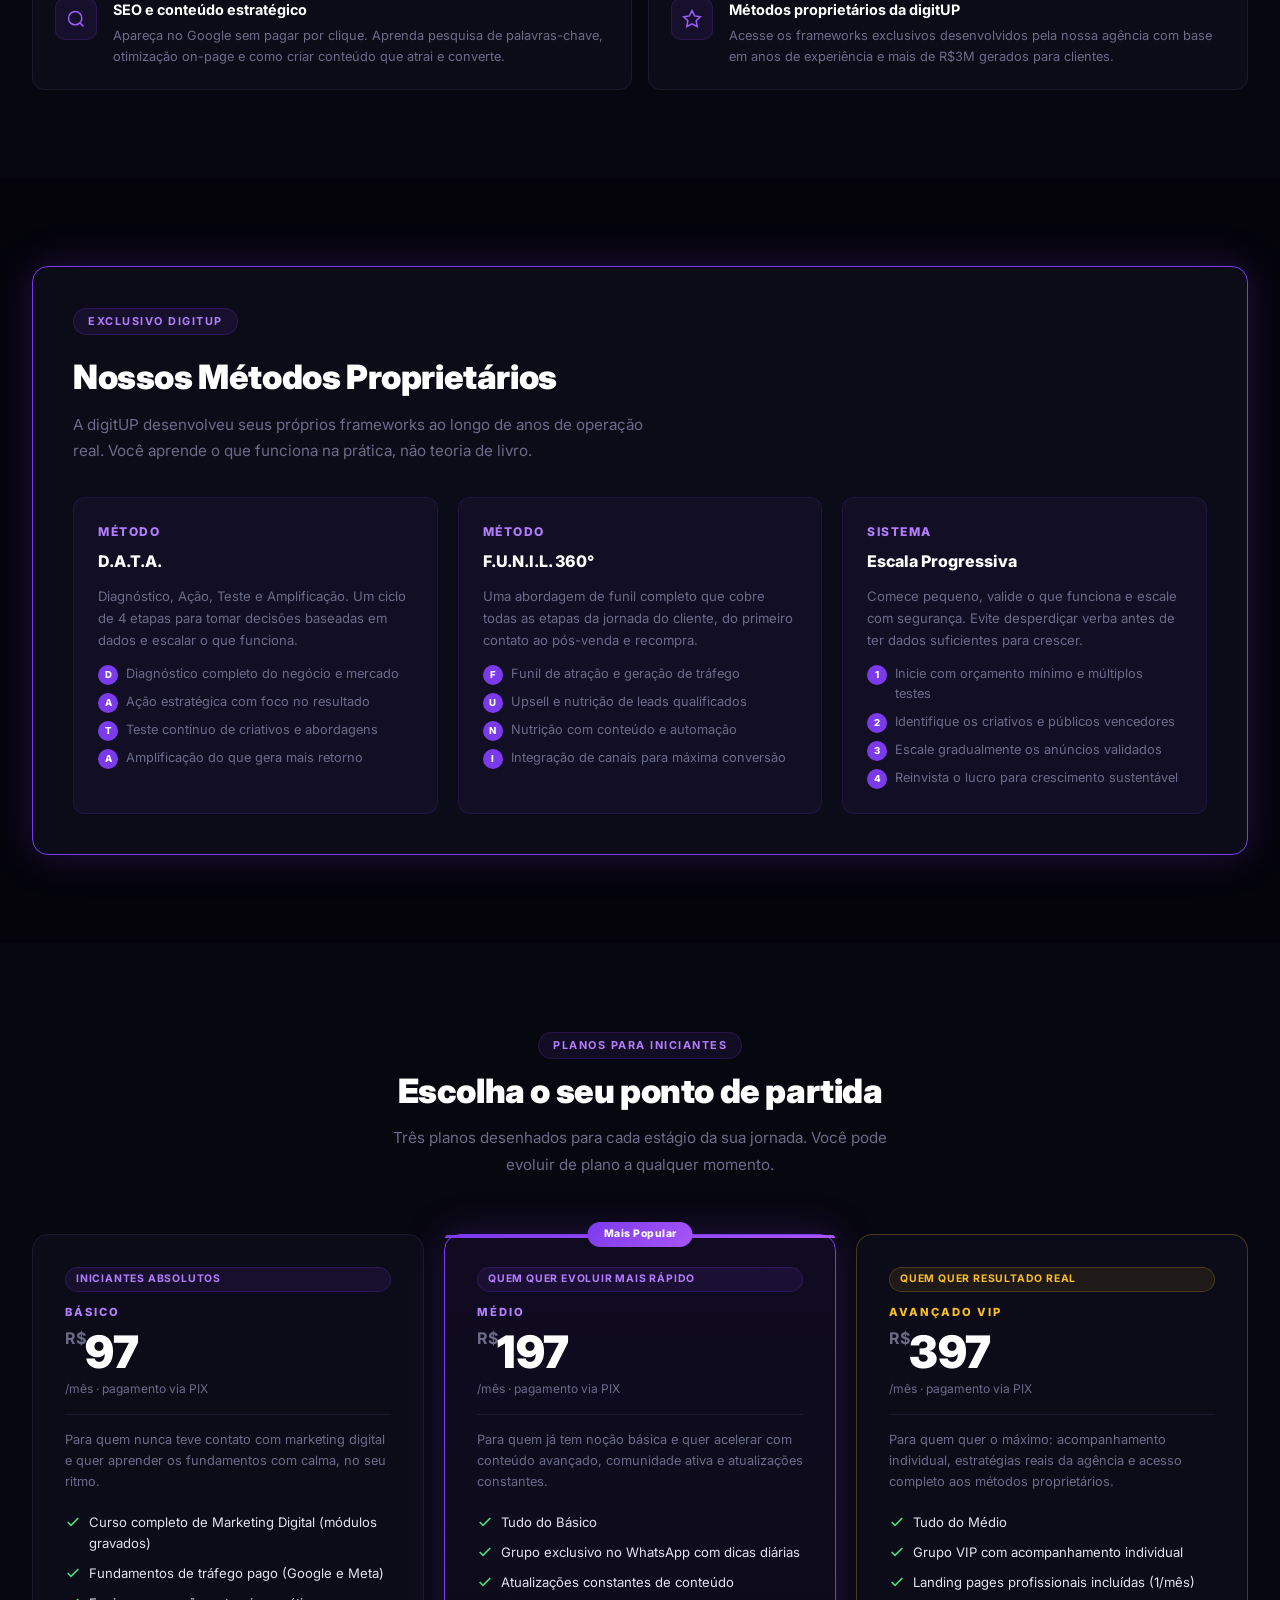
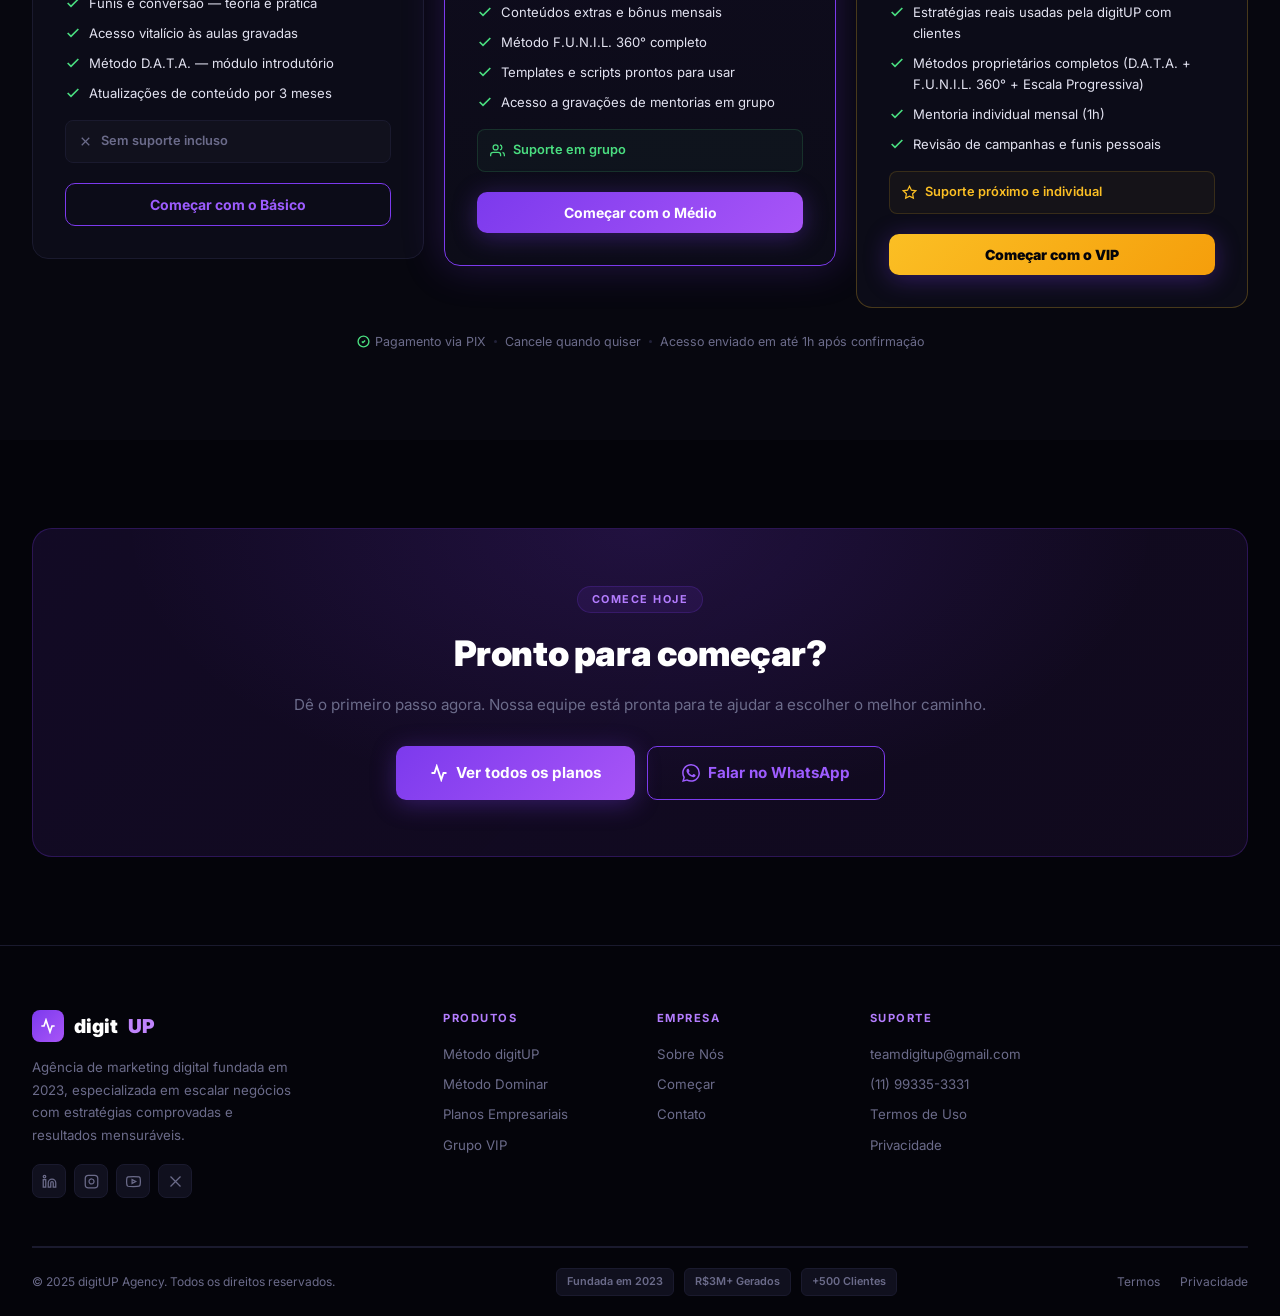
<file: comecar.html>
<!DOCTYPE html>
<html lang="pt-BR">
<head>
<meta charset="UTF-8"/>
<meta name="viewport" content="width=device-width,initial-scale=1.0"/>
<title>Comece do Zero — digitUP Agência de Marketing Digital</title>
<meta name="description" content="Aprenda marketing digital do zero com a digitUP. Métodos proprietários, suporte especializado e resultados reais para iniciantes."/>
<meta property="og:type" content="website"/><meta property="og:title" content="Comece do Zero — digitUP"/><meta property="og:description" content="Aprenda marketing digital do zero com métodos proprietários da digitUP."/><meta property="og:image" content="og-image.jpg"/><meta property="og:site_name" content="digitUP"/><meta name="twitter:card" content="summary_large_image"/><meta name="twitter:image" content="og-image.jpg"/>
<link rel="preconnect" href="https://fonts.googleapis.com"/>
<link href="https://fonts.googleapis.com/css2?family=Inter:wght@400;500;600;700;800;900&display=swap" rel="stylesheet"/>
<link rel="stylesheet" href="style.css"/>
<style>
/* ── WHY NOW CARDS ── */
.why-grid{display:grid;grid-template-columns:repeat(3,1fr);gap:20px}
.why-card{background:var(--card);border:1px solid var(--border);border-radius:16px;padding:32px;transition:all .3s}
.why-card:hover{border-color:rgba(124,58,237,.4);transform:translateY(-4px);box-shadow:var(--glow)}
.why-icon{width:52px;height:52px;background:rgba(124,58,237,.1);border:1px solid rgba(124,58,237,.2);border-radius:13px;display:flex;align-items:center;justify-content:center;margin-bottom:20px}
.why-icon svg{width:24px;height:24px;stroke:var(--purple2);fill:none;stroke-width:1.8}
.why-title{font-size:1rem;font-weight:800;color:#fff;margin-bottom:8px}
.why-desc{font-size:.85rem;color:var(--muted);line-height:1.75}

/* ── LEARN GRID ── */
.learn-grid{display:grid;grid-template-columns:repeat(2,1fr);gap:16px}
.learn-item{background:var(--card);border:1px solid var(--border);border-radius:12px;padding:22px;display:flex;align-items:flex-start;gap:16px;transition:all .3s}
.learn-item:hover{border-color:rgba(124,58,237,.35);transform:translateY(-2px);box-shadow:0 0 24px rgba(124,58,237,.15)}
.learn-icon{width:42px;height:42px;background:rgba(124,58,237,.1);border:1px solid rgba(124,58,237,.2);border-radius:10px;display:flex;align-items:center;justify-content:center;flex-shrink:0}
.learn-icon svg{width:20px;height:20px;stroke:var(--purple2);fill:none;stroke-width:1.8}
.learn-title{font-size:.9rem;font-weight:700;color:#fff;margin-bottom:4px}
.learn-desc{font-size:.8rem;color:var(--muted);line-height:1.65}

/* ── METHODS CARD ── */
.methods-card{background:var(--card);border:1px solid var(--purple);border-radius:16px;padding:40px;box-shadow:var(--glow)}
.methods-grid{display:grid;grid-template-columns:repeat(3,1fr);gap:20px;margin-top:32px}
.method-block{background:rgba(124,58,237,.06);border:1px solid rgba(124,58,237,.15);border-radius:12px;padding:24px}
.method-name{font-size:.75rem;font-weight:800;color:var(--purple3);text-transform:uppercase;letter-spacing:1.5px;margin-bottom:8px}
.method-title{font-size:1rem;font-weight:800;color:#fff;margin-bottom:10px}
.method-desc{font-size:.82rem;color:var(--muted);line-height:1.7}
.method-steps{display:flex;flex-direction:column;gap:7px;margin-top:12px}
.method-step{display:flex;align-items:flex-start;gap:8px;font-size:.8rem;color:var(--muted)}
.method-step-num{width:20px;height:20px;background:var(--purple);border-radius:50%;display:flex;align-items:center;justify-content:center;font-size:.6rem;font-weight:800;color:#fff;flex-shrink:0;margin-top:1px}

/* ── BEGINNER PLAN CARDS ── */
.beg-plans-grid{display:grid;grid-template-columns:repeat(3,1fr);gap:20px;align-items:start}
.beg-plan-card{background:var(--card);border:1px solid var(--border);border-radius:16px;padding:32px;position:relative;display:flex;flex-direction:column;transition:all .3s}
.beg-plan-card:hover{transform:translateY(-4px);box-shadow:var(--glow)}
.beg-plan-card.featured{border-color:var(--purple);box-shadow:var(--glow);background:linear-gradient(180deg,rgba(124,58,237,.08) 0%,var(--card) 100%)}
.beg-plan-card.featured::before{content:'';position:absolute;top:0;left:0;right:0;height:3px;background:var(--grad);border-radius:16px 16px 0 0}
.beg-popular{position:absolute;top:-13px;left:50%;transform:translateX(-50%);background:var(--grad);color:#fff;font-size:.65rem;font-weight:800;padding:4px 16px;border-radius:20px;white-space:nowrap;letter-spacing:.5px}
.beg-tag{display:inline-block;background:rgba(124,58,237,.1);border:1px solid rgba(124,58,237,.2);color:var(--purple3);font-size:.65rem;font-weight:700;padding:3px 10px;border-radius:20px;margin-bottom:12px;text-transform:uppercase;letter-spacing:.8px}
.beg-name{font-size:.7rem;font-weight:800;color:var(--purple3);text-transform:uppercase;letter-spacing:2px;margin-bottom:8px}
.beg-price{font-size:2.8rem;font-weight:900;color:#fff;letter-spacing:-.5px;line-height:1;margin-bottom:4px}
.beg-price sup{font-size:1rem;vertical-align:top;margin-top:8px;font-weight:700;color:var(--muted)}
.beg-period{font-size:.75rem;color:var(--muted);margin-bottom:14px;padding-bottom:16px;border-bottom:1px solid var(--border)}
.beg-desc{font-size:.8rem;color:var(--muted);line-height:1.65;margin-bottom:20px}
.beg-features{display:flex;flex-direction:column;gap:9px;margin-bottom:16px;flex:1}
.beg-item{display:flex;align-items:flex-start;gap:8px;font-size:.82rem}
.beg-item.yes{color:var(--text)}
.beg-item.no{color:var(--muted)}
.beg-icon{width:16px;height:16px;flex-shrink:0;margin-top:2px}
.beg-icon svg{width:16px;height:16px;fill:none;stroke-width:2.5}
.beg-icon.yes svg{stroke:var(--green)}
.beg-icon.no svg{stroke:var(--muted);opacity:.5}
.beg-icon.gold svg{stroke:#fbbf24;fill:rgba(251,191,36,.1)}
.beg-support{display:flex;align-items:center;gap:8px;padding:10px 12px;border-radius:8px;font-size:.8rem;font-weight:600;margin-bottom:20px;border:1px solid var(--border)}
.beg-support.none{color:var(--muted);background:rgba(255,255,255,.02)}
.beg-support.none svg{stroke:var(--muted)}
.beg-support.group{color:var(--green);background:rgba(74,222,128,.04);border-color:rgba(74,222,128,.15)}
.beg-support.group svg{stroke:var(--green)}
.beg-support.vip{color:#fbbf24;background:rgba(251,191,36,.04);border-color:rgba(251,191,36,.15)}
.beg-support.vip svg{stroke:#fbbf24}
.beg-support svg{width:15px;height:15px;fill:none;stroke-width:2;flex-shrink:0}
.beg-btn-wrap .btn{width:100%}

/* ── PIX NOTE ── */
.beg-pix-note{text-align:center;margin-top:24px;font-size:.78rem;color:var(--muted);display:flex;align-items:center;justify-content:center;gap:8px;flex-wrap:wrap}
.beg-pix-dot{width:3px;height:3px;background:var(--border2);border-radius:50%;display:inline-block}

/* ── CTA SECTION ── */
.cta-box{background:linear-gradient(135deg,rgba(124,58,237,.12),rgba(168,85,247,.08));border:1px solid rgba(124,58,237,.25);border-radius:20px;padding:56px 40px;text-align:center;position:relative;overflow:hidden}
.cta-box::before{content:'';position:absolute;inset:0;background:radial-gradient(ellipse at 50% 0%,rgba(124,58,237,.15),transparent 60%);pointer-events:none}
.cta-title{font-size:2.2rem;font-weight:900;color:#fff;letter-spacing:-.4px;margin-bottom:12px;position:relative;z-index:1}
.cta-sub{font-size:.95rem;color:var(--muted);margin-bottom:28px;position:relative;z-index:1}
.cta-btns{display:flex;gap:12px;justify-content:center;flex-wrap:wrap;position:relative;z-index:1}

@media(max-width:900px){
  .why-grid{grid-template-columns:1fr}
  .learn-grid{grid-template-columns:1fr}
  .methods-grid{grid-template-columns:1fr}
  .beg-plans-grid{grid-template-columns:1fr;max-width:440px;margin:0 auto}
  .cta-box{padding:36px 20px}
  .cta-title{font-size:1.6rem}
}
@media(max-width:600px){
  .methods-card{padding:24px}
  .beg-price{font-size:2.2rem}
}
</style>
</head>
<body>
<div id="nav-slot"></div>

<!-- PAGE HEADER -->
<div class="page-header">
  <div class="page-header-grid"></div>
  <div class="page-eyebrow">Para Iniciantes</div>
  <h1 class="page-title">Comece do zero e <span>chegue longe</span></h1>
  <p class="page-sub">Aprenda marketing digital do zero com a orientação da digitUP. Métodos comprovados, suporte real e um caminho claro para transformar conhecimento em resultado.</p>
</div>

<!-- POR QUE COMEÇAR AGORA -->
<section class="section">
  <div class="container">
    <div class="section-header">
      <div class="section-eyebrow">Oportunidade</div>
      <h2 class="section-title">Por que começar agora?</h2>
      <p class="section-sub">O mercado digital não espera. Quem começa hoje sai na frente de quem vai começar amanhã.</p>
    </div>
    <div class="why-grid">
      <div class="why-card reveal">
        <div class="why-icon">
          <svg viewBox="0 0 24 24"><polyline points="22 7 13.5 15.5 8.5 10.5 2 17"/><polyline points="16 7 22 7 22 13"/></svg>
        </div>
        <div class="why-title">Mercado em crescimento</div>
        <p class="why-desc">O marketing digital cresce 15% ao ano no Brasil. Profissionais qualificados são escassos — a demanda supera a oferta e quem se especializa agora tem vantagem real.</p>
      </div>
      <div class="why-card reveal">
        <div class="why-icon">
          <svg viewBox="0 0 24 24"><circle cx="12" cy="12" r="10"/><line x1="12" y1="8" x2="12" y2="12"/><line x1="12" y1="16" x2="12.01" y2="16"/></svg>
        </div>
        <div class="why-title">Renda extra ou nova carreira</div>
        <p class="why-desc">Aprenda a gerar renda extra como freelancer ou mude de carreira completamente. Habilidades digitais abrem portas em qualquer setor e permitem trabalhar de qualquer lugar.</p>
      </div>
      <div class="why-card reveal">
        <div class="why-icon">
          <svg viewBox="0 0 24 24"><path d="M17 21v-2a4 4 0 0 0-4-4H5a4 4 0 0 0-4 4v2"/><circle cx="9" cy="7" r="4"/><path d="M23 21v-2a4 4 0 0 0-3-3.87"/><path d="M16 3.13a4 4 0 0 1 0 7.75"/></svg>
        </div>
        <div class="why-title">Suporte especializado</div>
        <p class="why-desc">Você não está sozinho nessa jornada. Nossa equipe acompanha cada passo, tira dúvidas e garante que você avance com segurança e sem perder tempo.</p>
      </div>
    </div>
  </div>
</section>

<!-- O QUE VOCÊ VAI APRENDER -->
<section class="section" style="background:var(--bg2)">
  <div class="container">
    <div class="section-header">
      <div class="section-eyebrow">Conteúdo</div>
      <h2 class="section-title">O que você vai aprender</h2>
      <p class="section-sub">Um currículo completo e prático, desenvolvido para quem está começando e quer resultados reais.</p>
    </div>
    <div class="learn-grid">
      <div class="learn-item reveal">
        <div class="learn-icon">
          <svg viewBox="0 0 24 24"><path d="M2 3h6a4 4 0 0 1 4 4v14a3 3 0 0 0-3-3H2z"/><path d="M22 3h-6a4 4 0 0 0-4 4v14a3 3 0 0 1 3-3h7z"/></svg>
        </div>
        <div>
          <div class="learn-title">Fundamentos do Marketing Digital</div>
          <p class="learn-desc">Entenda como o ecossistema digital funciona, os principais canais, métricas essenciais e como pensar estrategicamente antes de agir.</p>
        </div>
      </div>
      <div class="learn-item reveal">
        <div class="learn-icon">
          <svg viewBox="0 0 24 24"><rect x="2" y="3" width="20" height="14" rx="2"/><line x1="8" y1="21" x2="16" y2="21"/><line x1="12" y1="17" x2="12" y2="21"/></svg>
        </div>
        <div>
          <div class="learn-title">Como criar e gerenciar anúncios pagos</div>
          <p class="learn-desc">Do zero ao primeiro anúncio no Meta Ads e Google Ads. Aprenda a segmentar, criar criativos e otimizar campanhas para gastar menos e vender mais.</p>
        </div>
      </div>
      <div class="learn-item reveal">
        <div class="learn-icon">
          <svg viewBox="0 0 24 24"><path d="M3 3h18v4H3z"/><path d="M7 7v14"/><path d="M17 7v14"/><path d="M3 12h18"/></svg>
        </div>
        <div>
          <div class="learn-title">Funis de vendas do zero</div>
          <p class="learn-desc">Construa jornadas de compra que convertem visitantes em clientes. Aprenda a criar páginas de captura, sequências de e-mail e automações simples.</p>
        </div>
      </div>
      <div class="learn-item reveal">
        <div class="learn-icon">
          <svg viewBox="0 0 24 24"><path d="M22 4s-2.5 2.5-5 2.5S12 4 9 4 4 6.5 4 6.5V22"/><path d="M4 12s2.5-2.5 5-2.5 5 2.5 8 2.5 5-2.5 5-2.5"/></svg>
        </div>
        <div>
          <div class="learn-title">Gestão de redes sociais</div>
          <p class="learn-desc">Planejamento de conteúdo, calendário editorial, criação de posts que engajam e estratégias para crescer organicamente no Instagram, TikTok e LinkedIn.</p>
        </div>
      </div>
      <div class="learn-item reveal">
        <div class="learn-icon">
          <svg viewBox="0 0 24 24"><circle cx="11" cy="11" r="8"/><line x1="21" y1="21" x2="16.65" y2="16.65"/></svg>
        </div>
        <div>
          <div class="learn-title">SEO e conteúdo estratégico</div>
          <p class="learn-desc">Apareça no Google sem pagar por clique. Aprenda pesquisa de palavras-chave, otimização on-page e como criar conteúdo que atrai e converte.</p>
        </div>
      </div>
      <div class="learn-item reveal">
        <div class="learn-icon">
          <svg viewBox="0 0 24 24"><polygon points="12 2 15.09 8.26 22 9.27 17 14.14 18.18 21.02 12 17.77 5.82 21.02 7 14.14 2 9.27 8.91 8.26 12 2"/></svg>
        </div>
        <div>
          <div class="learn-title">Métodos proprietários da digitUP</div>
          <p class="learn-desc">Acesse os frameworks exclusivos desenvolvidos pela nossa agência com base em anos de experiência e mais de R$3M gerados para clientes.</p>
        </div>
      </div>
    </div>
  </div>
</section>

<!-- MÉTODOS PROPRIETÁRIOS -->
<section class="section">
  <div class="container">
    <div class="methods-card reveal">
      <div class="section-eyebrow">Exclusivo digitUP</div>
      <h2 class="section-title" style="margin-top:10px">Nossos Métodos Proprietários</h2>
      <p class="section-sub" style="max-width:600px">A digitUP desenvolveu seus próprios frameworks ao longo de anos de operação real. Você aprende o que funciona na prática, não teoria de livro.</p>
      <div class="methods-grid">
        <div class="method-block">
          <div class="method-name">Método</div>
          <div class="method-title">D.A.T.A.</div>
          <p class="method-desc">Diagnóstico, Ação, Teste e Amplificação. Um ciclo de 4 etapas para tomar decisões baseadas em dados e escalar o que funciona.</p>
          <div class="method-steps">
            <div class="method-step"><span class="method-step-num">D</span>Diagnóstico completo do negócio e mercado</div>
            <div class="method-step"><span class="method-step-num">A</span>Ação estratégica com foco no resultado</div>
            <div class="method-step"><span class="method-step-num">T</span>Teste contínuo de criativos e abordagens</div>
            <div class="method-step"><span class="method-step-num">A</span>Amplificação do que gera mais retorno</div>
          </div>
        </div>
        <div class="method-block">
          <div class="method-name">Método</div>
          <div class="method-title">F.U.N.I.L. 360°</div>
          <p class="method-desc">Uma abordagem de funil completo que cobre todas as etapas da jornada do cliente, do primeiro contato ao pós-venda e recompra.</p>
          <div class="method-steps">
            <div class="method-step"><span class="method-step-num">F</span>Funil de atração e geração de tráfego</div>
            <div class="method-step"><span class="method-step-num">U</span>Upsell e nutrição de leads qualificados</div>
            <div class="method-step"><span class="method-step-num">N</span>Nutrição com conteúdo e automação</div>
            <div class="method-step"><span class="method-step-num">I</span>Integração de canais para máxima conversão</div>
          </div>
        </div>
        <div class="method-block">
          <div class="method-name">Sistema</div>
          <div class="method-title">Escala Progressiva</div>
          <p class="method-desc">Comece pequeno, valide o que funciona e escale com segurança. Evite desperdiçar verba antes de ter dados suficientes para crescer.</p>
          <div class="method-steps">
            <div class="method-step"><span class="method-step-num">1</span>Inicie com orçamento mínimo e múltiplos testes</div>
            <div class="method-step"><span class="method-step-num">2</span>Identifique os criativos e públicos vencedores</div>
            <div class="method-step"><span class="method-step-num">3</span>Escale gradualmente os anúncios validados</div>
            <div class="method-step"><span class="method-step-num">4</span>Reinvista o lucro para crescimento sustentável</div>
          </div>
        </div>
      </div>
    </div>
  </div>
</section>

<!-- PLANOS PARA INICIANTES -->
<section class="section" style="background:var(--bg2)">
  <div class="container">
    <div class="section-header">
      <div class="section-eyebrow">Planos para Iniciantes</div>
      <h2 class="section-title">Escolha o seu ponto de partida</h2>
      <p class="section-sub">Três planos desenhados para cada estágio da sua jornada. Você pode evoluir de plano a qualquer momento.</p>
    </div>

    <div class="beg-plans-grid">

      <!-- BÁSICO -->
      <div class="beg-plan-card reveal">
        <div class="beg-tag">Iniciantes absolutos</div>
        <div class="beg-name">Básico</div>
        <div class="beg-price"><sup>R$</sup>97</div>
        <div class="beg-period">/mês · pagamento via PIX</div>
        <p class="beg-desc">Para quem nunca teve contato com marketing digital e quer aprender os fundamentos com calma, no seu ritmo.</p>
        <div class="beg-features">
          <div class="beg-item yes"><span class="beg-icon yes"><svg viewBox="0 0 24 24"><polyline points="20 6 9 17 4 12"/></svg></span>Curso completo de Marketing Digital (módulos gravados)</div>
          <div class="beg-item yes"><span class="beg-icon yes"><svg viewBox="0 0 24 24"><polyline points="20 6 9 17 4 12"/></svg></span>Fundamentos de tráfego pago (Google e Meta)</div>
          <div class="beg-item yes"><span class="beg-icon yes"><svg viewBox="0 0 24 24"><polyline points="20 6 9 17 4 12"/></svg></span>Funis e conversão — teoria e prática</div>
          <div class="beg-item yes"><span class="beg-icon yes"><svg viewBox="0 0 24 24"><polyline points="20 6 9 17 4 12"/></svg></span>Acesso vitalício às aulas gravadas</div>
          <div class="beg-item yes"><span class="beg-icon yes"><svg viewBox="0 0 24 24"><polyline points="20 6 9 17 4 12"/></svg></span>Método D.A.T.A. — módulo introdutório</div>
          <div class="beg-item yes"><span class="beg-icon yes"><svg viewBox="0 0 24 24"><polyline points="20 6 9 17 4 12"/></svg></span>Atualizações de conteúdo por 3 meses</div>
        </div>
        <div class="beg-support none">
          <svg viewBox="0 0 24 24"><line x1="18" y1="6" x2="6" y2="18"/><line x1="6" y1="6" x2="18" y2="18"/></svg>
          Sem suporte incluso
        </div>
        <div class="beg-btn-wrap">
          <button class="btn btn-outline" onclick="goToWhatsApp('Plano Básico Iniciante','R$97/mês')">Começar com o Básico</button>
        </div>
      </div>

      <!-- MÉDIO (FEATURED) -->
      <div class="beg-plan-card featured reveal">
        <div class="beg-popular">Mais Popular</div>
        <div class="beg-tag">Quem quer evoluir mais rápido</div>
        <div class="beg-name">Médio</div>
        <div class="beg-price"><sup>R$</sup>197</div>
        <div class="beg-period">/mês · pagamento via PIX</div>
        <p class="beg-desc">Para quem já tem noção básica e quer acelerar com conteúdo avançado, comunidade ativa e atualizações constantes.</p>
        <div class="beg-features">
          <div class="beg-item yes"><span class="beg-icon yes"><svg viewBox="0 0 24 24"><polyline points="20 6 9 17 4 12"/></svg></span>Tudo do Básico</div>
          <div class="beg-item yes"><span class="beg-icon yes"><svg viewBox="0 0 24 24"><polyline points="20 6 9 17 4 12"/></svg></span>Grupo exclusivo no WhatsApp com dicas diárias</div>
          <div class="beg-item yes"><span class="beg-icon yes"><svg viewBox="0 0 24 24"><polyline points="20 6 9 17 4 12"/></svg></span>Atualizações constantes de conteúdo</div>
          <div class="beg-item yes"><span class="beg-icon yes"><svg viewBox="0 0 24 24"><polyline points="20 6 9 17 4 12"/></svg></span>Conteúdos extras e bônus mensais</div>
          <div class="beg-item yes"><span class="beg-icon yes"><svg viewBox="0 0 24 24"><polyline points="20 6 9 17 4 12"/></svg></span>Método F.U.N.I.L. 360° completo</div>
          <div class="beg-item yes"><span class="beg-icon yes"><svg viewBox="0 0 24 24"><polyline points="20 6 9 17 4 12"/></svg></span>Templates e scripts prontos para usar</div>
          <div class="beg-item yes"><span class="beg-icon yes"><svg viewBox="0 0 24 24"><polyline points="20 6 9 17 4 12"/></svg></span>Acesso a gravações de mentorias em grupo</div>
        </div>
        <div class="beg-support group">
          <svg viewBox="0 0 24 24"><path d="M17 21v-2a4 4 0 0 0-4-4H5a4 4 0 0 0-4 4v2"/><circle cx="9" cy="7" r="4"/><path d="M23 21v-2a4 4 0 0 0-3-3.87"/><path d="M16 3.13a4 4 0 0 1 0 7.75"/></svg>
          Suporte em grupo
        </div>
        <div class="beg-btn-wrap">
          <button class="btn btn-primary" onclick="goToWhatsApp('Plano Médio Iniciante','R$197/mês')">Começar com o Médio</button>
        </div>
      </div>

      <!-- AVANÇADO VIP -->
      <div class="beg-plan-card reveal" style="border-color:rgba(251,191,36,.25)">
        <div class="beg-tag" style="background:rgba(251,191,36,.08);border-color:rgba(251,191,36,.2);color:#fbbf24">Quem quer resultado real</div>
        <div class="beg-name" style="color:#fbbf24">Avançado VIP</div>
        <div class="beg-price"><sup>R$</sup>397</div>
        <div class="beg-period">/mês · pagamento via PIX</div>
        <p class="beg-desc">Para quem quer o máximo: acompanhamento individual, estratégias reais da agência e acesso completo aos métodos proprietários.</p>
        <div class="beg-features">
          <div class="beg-item yes"><span class="beg-icon yes"><svg viewBox="0 0 24 24"><polyline points="20 6 9 17 4 12"/></svg></span>Tudo do Médio</div>
          <div class="beg-item yes"><span class="beg-icon yes"><svg viewBox="0 0 24 24"><polyline points="20 6 9 17 4 12"/></svg></span>Grupo VIP com acompanhamento individual</div>
          <div class="beg-item yes"><span class="beg-icon yes"><svg viewBox="0 0 24 24"><polyline points="20 6 9 17 4 12"/></svg></span>Landing pages profissionais incluídas (1/mês)</div>
          <div class="beg-item yes"><span class="beg-icon yes"><svg viewBox="0 0 24 24"><polyline points="20 6 9 17 4 12"/></svg></span>Estratégias reais usadas pela digitUP com clientes</div>
          <div class="beg-item yes"><span class="beg-icon yes"><svg viewBox="0 0 24 24"><polyline points="20 6 9 17 4 12"/></svg></span>Métodos proprietários completos (D.A.T.A. + F.U.N.I.L. 360° + Escala Progressiva)</div>
          <div class="beg-item yes"><span class="beg-icon yes"><svg viewBox="0 0 24 24"><polyline points="20 6 9 17 4 12"/></svg></span>Mentoria individual mensal (1h)</div>
          <div class="beg-item yes"><span class="beg-icon yes"><svg viewBox="0 0 24 24"><polyline points="20 6 9 17 4 12"/></svg></span>Revisão de campanhas e funis pessoais</div>
        </div>
        <div class="beg-support vip">
          <svg viewBox="0 0 24 24"><polygon points="12 2 15.09 8.26 22 9.27 17 14.14 18.18 21.02 12 17.77 5.82 21.02 7 14.14 2 9.27 8.91 8.26 12 2"/></svg>
          Suporte próximo e individual
        </div>
        <div class="beg-btn-wrap">
          <button class="btn btn-primary" style="background:linear-gradient(135deg,#fbbf24,#f59e0b);color:#04040a;font-weight:900" onclick="goToWhatsApp('Plano Avançado VIP Iniciante','R$397/mês')">Começar com o VIP</button>
        </div>
      </div>

    </div><!-- /beg-plans-grid -->

    <div class="beg-pix-note reveal">
      <span style="display:inline-flex;align-items:center;gap:5px">
        <svg width="13" height="13" viewBox="0 0 24 24" fill="none" stroke="var(--green)" stroke-width="2.5"><path d="M9 12l2 2 4-4"/><circle cx="12" cy="12" r="10"/></svg>
        Pagamento via PIX
      </span>
      <span class="beg-pix-dot"></span>
      <span>Cancele quando quiser</span>
      <span class="beg-pix-dot"></span>
      <span>Acesso enviado em até 1h após confirmação</span>
    </div>

  </div>
</section>

<!-- CTA FINAL -->
<section class="section">
  <div class="container">
    <div class="cta-box reveal">
      <div class="section-eyebrow" style="position:relative;z-index:1">Comece hoje</div>
      <h2 class="cta-title">Pronto para começar?</h2>
      <p class="cta-sub">Dê o primeiro passo agora. Nossa equipe está pronta para te ajudar a escolher o melhor caminho.</p>
      <div class="cta-btns">
        <a href="planos.html" class="btn btn-primary btn-lg">
          <svg width="18" height="18" viewBox="0 0 24 24" fill="none" stroke="currentColor" stroke-width="2.5"><polyline points="22 12 18 12 15 21 9 3 6 12 2 12"/></svg>
          Ver todos os planos
        </a>
        <button class="btn btn-outline btn-lg" onclick="goToWhatsApp('Plano para Iniciantes','')">
          <svg width="18" height="18" viewBox="0 0 24 24" fill="currentColor"><path d="M17.472 14.382c-.297-.149-1.758-.867-2.03-.967-.273-.099-.471-.148-.67.15-.197.297-.767.966-.94 1.164-.173.199-.347.223-.644.075-.297-.15-1.255-.463-2.39-1.475-.883-.788-1.48-1.761-1.653-2.059-.173-.297-.018-.458.13-.606.134-.133.298-.347.446-.52.149-.174.198-.298.298-.497.099-.198.05-.371-.025-.52-.075-.149-.669-1.612-.916-2.207-.242-.579-.487-.5-.669-.51-.173-.008-.371-.01-.57-.01-.198 0-.52.074-.792.372-.272.297-1.04 1.016-1.04 2.479 0 1.462 1.065 2.875 1.213 3.074.149.198 2.096 3.2 5.077 4.487.709.306 1.262.489 1.694.625.712.227 1.36.195 1.871.118.571-.085 1.758-.719 2.006-1.413.248-.694.248-1.289.173-1.413-.074-.124-.272-.198-.57-.347m-5.421 7.403h-.004a9.87 9.87 0 0 1-5.031-1.378l-.361-.214-3.741.982.998-3.648-.235-.374a9.86 9.86 0 0 1-1.51-5.26c.001-5.45 4.436-9.884 9.888-9.884 2.64 0 5.122 1.03 6.988 2.898a9.825 9.825 0 0 1 2.893 6.994c-.003 5.45-4.437 9.884-9.885 9.884m8.413-18.297A11.815 11.815 0 0 0 12.05 0C5.495 0 .16 5.335.157 11.892c0 2.096.547 4.142 1.588 5.945L.057 24l6.305-1.654a11.882 11.882 0 0 0 5.683 1.448h.005c6.554 0 11.89-5.335 11.893-11.893a11.821 11.821 0 0 0-3.48-8.413z"/></svg>
          Falar no WhatsApp
        </button>
      </div>
    </div>
  </div>
</section>

<div id="footer-slot"></div>
<div id="modal-slot"></div>
<script src="components.js"></script>
<script src="main.js"></script>
</body>
</html>
</file>
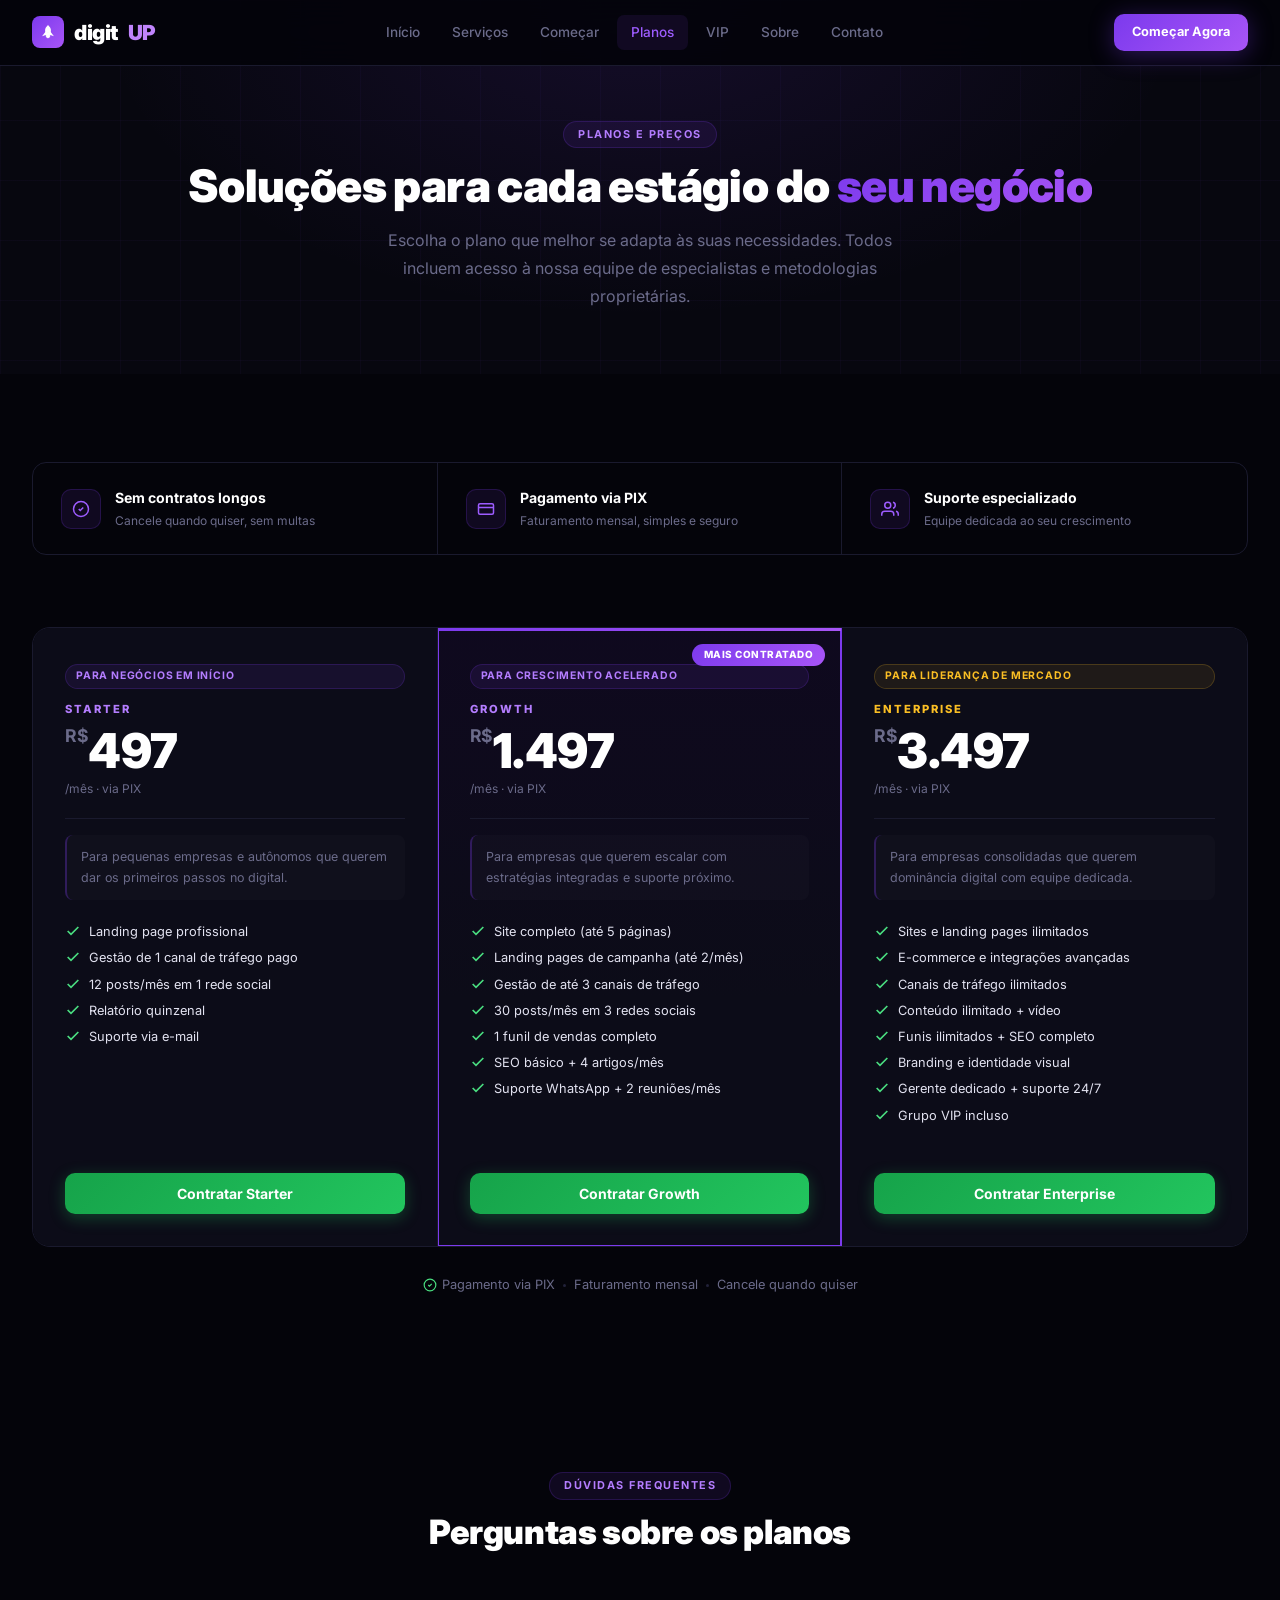
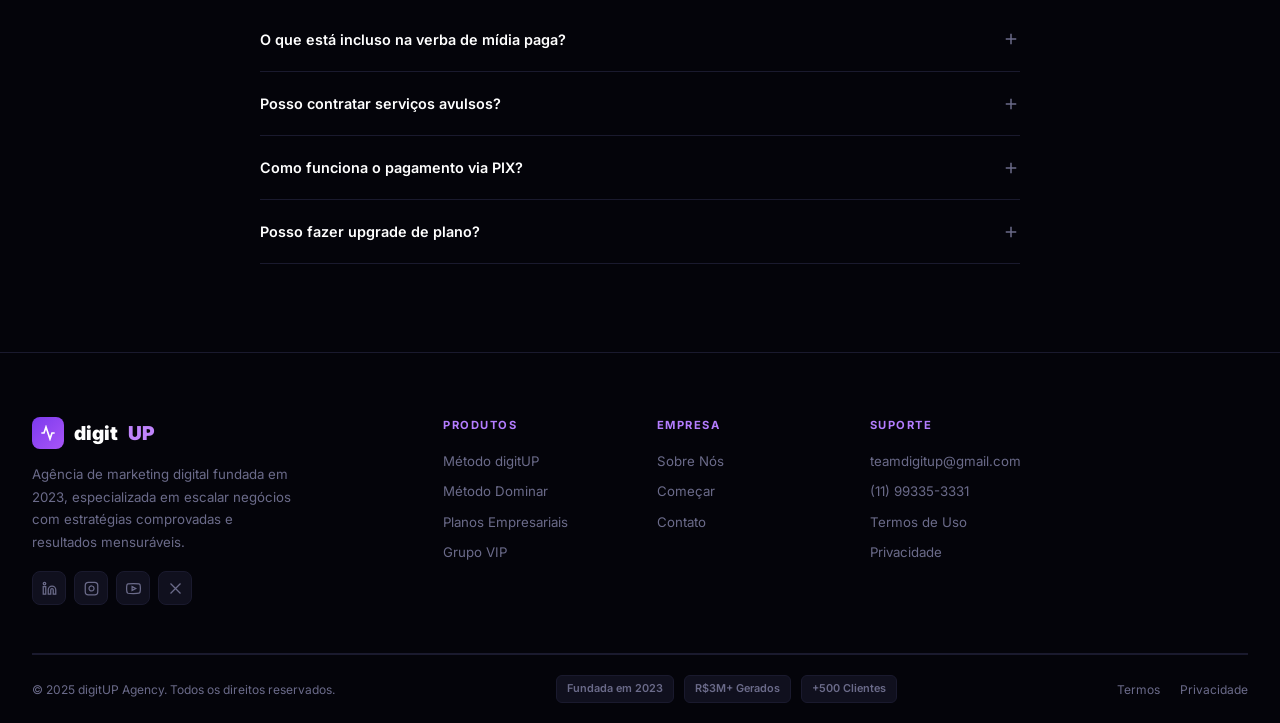
<file: planos.html>
<!DOCTYPE html>
<html lang="pt-BR">
<head>
<meta charset="UTF-8"/>
<meta name="viewport" content="width=device-width,initial-scale=1.0"/>
<title>Planos e Preços — digitUP Agência de Marketing Digital</title>
<meta name="description" content="Soluções de marketing digital para cada estágio do seu negócio. Starter, Growth e Enterprise. Metodologias proprietárias e equipe especializada."/>
<meta property="og:type" content="website"/><meta property="og:title" content="Planos e Preços — digitUP"/><meta property="og:description" content="Planos Starter, Growth e Enterprise. Para empresas e iniciantes."/><meta property="og:image" content="og-image.jpg"/><meta property="og:site_name" content="digitUP"/><meta name="twitter:card" content="summary_large_image"/><meta name="twitter:image" content="og-image.jpg"/>
<link rel="preconnect" href="https://fonts.googleapis.com"/>
<link href="https://fonts.googleapis.com/css2?family=Inter:wght@400;500;600;700;800;900&display=swap" rel="stylesheet"/>
<link rel="stylesheet" href="style.css"/>
<style>
/* ── INTRO STRIP ── */
.intro-strip{display:grid;grid-template-columns:repeat(3,1fr);border:1px solid var(--border);border-radius:14px;overflow:hidden;margin-bottom:72px}
.intro-strip-item{padding:24px 28px;display:flex;align-items:center;gap:14px;border-right:1px solid var(--border)}
.intro-strip-item:last-child{border-right:none}
.intro-strip-icon{width:40px;height:40px;background:rgba(124,58,237,.1);border:1px solid rgba(124,58,237,.2);border-radius:10px;display:flex;align-items:center;justify-content:center;flex-shrink:0}
.intro-strip-icon svg{width:18px;height:18px;stroke:var(--purple2);fill:none;stroke-width:2}
.intro-strip-label{font-size:.88rem;font-weight:700;color:#fff}
.intro-strip-sub{font-size:.75rem;color:var(--muted);margin-top:2px}

/* ── PLAN CARDS ── */
.plans-grid-biz{display:grid;grid-template-columns:repeat(3,1fr);gap:0;align-items:stretch;border:1px solid var(--border);border-radius:18px;overflow:hidden}
.plan-col{background:var(--card);border-right:1px solid var(--border);padding:36px 32px 32px;display:flex;flex-direction:column;position:relative}
.plan-col:last-child{border-right:none}
.plan-col.featured{background:linear-gradient(180deg,rgba(124,58,237,.09) 0%,var(--card) 60%);border-color:var(--purple);box-shadow:inset 0 0 0 1px var(--purple)}
.plan-col.featured::before{content:'';position:absolute;top:0;left:0;right:0;height:3px;background:var(--grad)}
.plan-badge{position:absolute;top:16px;right:16px;background:var(--grad);color:#fff;font-size:.62rem;font-weight:800;padding:3px 12px;border-radius:20px;letter-spacing:.5px;text-transform:uppercase}
.plan-tag{display:inline-block;background:rgba(124,58,237,.1);border:1px solid rgba(124,58,237,.2);color:var(--purple3);font-size:.65rem;font-weight:700;padding:3px 10px;border-radius:20px;margin-bottom:12px;text-transform:uppercase;letter-spacing:.8px}
.plan-name-biz{font-size:.7rem;font-weight:800;color:var(--purple3);text-transform:uppercase;letter-spacing:2px;margin-bottom:8px}
.plan-price-biz{font-size:3rem;font-weight:900;color:#fff;letter-spacing:-.5px;line-height:1;margin-bottom:4px}
.plan-price-biz sup{font-size:1.1rem;vertical-align:top;margin-top:10px;font-weight:700;color:var(--muted)}
.plan-period-biz{font-size:.75rem;color:var(--muted);margin-bottom:16px;padding-bottom:20px;border-bottom:1px solid var(--border)}
.plan-ideal{font-size:.78rem;color:var(--muted);line-height:1.65;margin-bottom:22px;padding:12px 14px;background:rgba(255,255,255,.02);border-radius:8px;border-left:2px solid rgba(124,58,237,.3)}

/* ── FEATURE GROUPS ── */
.feat-group{margin-bottom:18px}
.feat-group-label{font-size:.6rem;font-weight:800;color:var(--purple3);text-transform:uppercase;letter-spacing:1.8px;margin-bottom:8px;padding-bottom:6px;border-bottom:1px solid rgba(124,58,237,.12)}
.feat-list{display:flex;flex-direction:column;gap:7px}
.feat-item{display:flex;align-items:flex-start;gap:8px;font-size:.8rem;line-height:1.5}
.feat-item.yes{color:var(--text)}
.feat-item.no{color:var(--muted)}
.feat-icon{width:16px;height:16px;flex-shrink:0;margin-top:1px}
.feat-icon svg{width:16px;height:16px;fill:none;stroke-width:2.5}
.feat-icon.yes svg{stroke:var(--green)}
.feat-icon.no svg{stroke:var(--muted);opacity:.5}
.plan-btn-wrap{margin-top:auto;padding-top:24px}
.plan-btn-wrap .btn{width:100%}

/* ── COMPARISON TABLE ── */
.comp-table-wrap{overflow-x:auto;border:1px solid var(--border);border-radius:14px;margin-top:56px}
.comp-table{width:100%;border-collapse:collapse;min-width:640px}
.comp-table thead th{padding:18px 20px;font-size:.72rem;font-weight:800;text-transform:uppercase;letter-spacing:1.2px;color:var(--muted);text-align:center;border-bottom:1px solid var(--border);background:rgba(255,255,255,.02)}
.comp-table thead th:first-child{text-align:left;color:var(--text)}
.comp-table thead th.th-featured{color:var(--purple2);background:rgba(124,58,237,.06)}
.comp-table tbody tr:nth-child(even){background:rgba(255,255,255,.015)}
.comp-table tbody tr:hover{background:rgba(124,58,237,.04)}
.comp-table td{padding:14px 20px;font-size:.82rem;color:var(--muted);text-align:center;border-bottom:1px solid rgba(255,255,255,.04)}
.comp-table td:first-child{text-align:left;color:var(--text);font-weight:500}
.comp-table td.td-featured{background:rgba(124,58,237,.04)}
.comp-table .ct-check svg{stroke:var(--green);fill:none;stroke-width:2.5;width:16px;height:16px}
.comp-table .ct-x svg{stroke:var(--muted);fill:none;stroke-width:2.5;width:16px;height:16px;opacity:.4}
.comp-table .ct-check,.comp-table .ct-x{display:flex;align-items:center;justify-content:center}
.comp-table .ct-val{color:#fff;font-weight:600;font-size:.8rem}
.comp-table .ct-cat{background:rgba(124,58,237,.06);font-size:.65rem;font-weight:800;text-transform:uppercase;letter-spacing:1.5px;color:var(--purple3);padding:10px 20px}
.comp-table .ct-cat td{color:var(--purple3);font-size:.65rem;font-weight:800;text-transform:uppercase;letter-spacing:1.5px;background:rgba(124,58,237,.06)}

/* ── PIX NOTE ── */
.pix-strip{text-align:center;margin-top:28px;font-size:.8rem;color:var(--muted);display:flex;align-items:center;justify-content:center;gap:8px}
.pix-strip span{display:inline-flex;align-items:center;gap:5px}
.pix-dot{width:3px;height:3px;background:var(--border2);border-radius:50%;display:inline-block}

/* ── FAQ ── */
.faq-item{border-bottom:1px solid var(--border)}
.faq-q{display:flex;align-items:center;justify-content:space-between;padding:20px 0;cursor:pointer;font-size:.9rem;font-weight:600;color:#fff;gap:12px;user-select:none}
.faq-q svg{width:18px;height:18px;stroke:var(--muted);fill:none;stroke-width:2;flex-shrink:0;transition:transform .25s}
.faq-item.open .faq-q svg{transform:rotate(45deg);stroke:var(--purple2)}
.faq-a{font-size:.85rem;color:var(--muted);line-height:1.8;padding-bottom:20px;display:none}
.faq-item.open .faq-a{display:block}

@media(max-width:1024px){
  .plans-grid-biz{grid-template-columns:1fr;border-radius:14px}
  .plan-col{border-right:none;border-bottom:1px solid var(--border)}
  .plan-col:last-child{border-bottom:none}
  .intro-strip{grid-template-columns:1fr}
  .intro-strip-item{border-right:none;border-bottom:1px solid var(--border)}
  .intro-strip-item:last-child{border-bottom:none}
}
@media(max-width:600px){
  .plan-price-biz{font-size:2.4rem}
}
</style>

</head>
<body>
<div id="nav-slot"></div>

<!-- PAGE HEADER -->
<div class="page-header">
  <div class="page-header-grid"></div>
  <div class="page-eyebrow">Planos e Preços</div>
  <h1 class="page-title">Soluções para cada estágio do <span>seu negócio</span></h1>
  <p class="page-sub">Escolha o plano que melhor se adapta às suas necessidades. Todos incluem acesso à nossa equipe de especialistas e metodologias proprietárias.</p>
</div>

<!-- MAIN PLANS SECTION -->
<section class="section">
  <div class="container">

    <!-- INTRO STRIP -->
    <div class="intro-strip reveal">
      <div class="intro-strip-item">
        <div class="intro-strip-icon">
          <svg viewBox="0 0 24 24"><path d="M9 12l2 2 4-4"/><path d="M12 2a10 10 0 1 0 0 20A10 10 0 0 0 12 2z"/></svg>
        </div>
        <div>
          <div class="intro-strip-label">Sem contratos longos</div>
          <div class="intro-strip-sub">Cancele quando quiser, sem multas</div>
        </div>
      </div>
      <div class="intro-strip-item">
        <div class="intro-strip-icon">
          <svg viewBox="0 0 24 24"><rect x="2" y="5" width="20" height="14" rx="2"/><line x1="2" y1="10" x2="22" y2="10"/></svg>
        </div>
        <div>
          <div class="intro-strip-label">Pagamento via PIX</div>
          <div class="intro-strip-sub">Faturamento mensal, simples e seguro</div>
        </div>
      </div>
      <div class="intro-strip-item">
        <div class="intro-strip-icon">
          <svg viewBox="0 0 24 24"><path d="M17 21v-2a4 4 0 0 0-4-4H5a4 4 0 0 0-4 4v2"/><circle cx="9" cy="7" r="4"/><path d="M23 21v-2a4 4 0 0 0-3-3.87"/><path d="M16 3.13a4 4 0 0 1 0 7.75"/></svg>
        </div>
        <div>
          <div class="intro-strip-label">Suporte especializado</div>
          <div class="intro-strip-sub">Equipe dedicada ao seu crescimento</div>
        </div>
      </div>
    </div>

    <!-- PLAN CARDS -->
    <div class="plans-grid-biz reveal">

      <!-- STARTER -->
      <div class="plan-col">
        <div class="plan-tag">Para negócios em início</div>
        <div class="plan-name-biz">Starter</div>
        <div class="plan-price-biz"><sup>R$</sup>497</div>
        <div class="plan-period-biz">/mês · via PIX</div>
        <p class="plan-ideal">Para pequenas empresas e autônomos que querem dar os primeiros passos no digital.</p>
        <div class="feat-list" style="flex:1;margin-bottom:24px">
          <div class="feat-item yes"><span class="feat-icon yes"><svg viewBox="0 0 24 24"><polyline points="20 6 9 17 4 12"/></svg></span>Landing page profissional</div>
          <div class="feat-item yes"><span class="feat-icon yes"><svg viewBox="0 0 24 24"><polyline points="20 6 9 17 4 12"/></svg></span>Gestão de 1 canal de tráfego pago</div>
          <div class="feat-item yes"><span class="feat-icon yes"><svg viewBox="0 0 24 24"><polyline points="20 6 9 17 4 12"/></svg></span>12 posts/mês em 1 rede social</div>
          <div class="feat-item yes"><span class="feat-icon yes"><svg viewBox="0 0 24 24"><polyline points="20 6 9 17 4 12"/></svg></span>Relatório quinzenal</div>
          <div class="feat-item yes"><span class="feat-icon yes"><svg viewBox="0 0 24 24"><polyline points="20 6 9 17 4 12"/></svg></span>Suporte via e-mail</div>
        </div>
        <div class="plan-btn-wrap">
          <button class="btn btn-primary" style="width:100%;background:linear-gradient(135deg,#16a34a,#22c55e);box-shadow:0 4px 16px rgba(34,197,94,.3)" onclick="goToWhatsApp('Plano Starter','R$497/mês')">Contratar Starter</button>
        </div>      </div>

      <!-- GROWTH (FEATURED) -->
      <div class="plan-col featured">
        <div class="plan-badge">Mais Contratado</div>
        <div class="plan-tag">Para crescimento acelerado</div>
        <div class="plan-name-biz">Growth</div>
        <div class="plan-price-biz"><sup>R$</sup>1.497</div>
        <div class="plan-period-biz">/mês · via PIX</div>
        <p class="plan-ideal">Para empresas que querem escalar com estratégias integradas e suporte próximo.</p>
        <div class="feat-list" style="flex:1;margin-bottom:24px">
          <div class="feat-item yes"><span class="feat-icon yes"><svg viewBox="0 0 24 24"><polyline points="20 6 9 17 4 12"/></svg></span>Site completo (até 5 páginas)</div>
          <div class="feat-item yes"><span class="feat-icon yes"><svg viewBox="0 0 24 24"><polyline points="20 6 9 17 4 12"/></svg></span>Landing pages de campanha (até 2/mês)</div>
          <div class="feat-item yes"><span class="feat-icon yes"><svg viewBox="0 0 24 24"><polyline points="20 6 9 17 4 12"/></svg></span>Gestão de até 3 canais de tráfego</div>
          <div class="feat-item yes"><span class="feat-icon yes"><svg viewBox="0 0 24 24"><polyline points="20 6 9 17 4 12"/></svg></span>30 posts/mês em 3 redes sociais</div>
          <div class="feat-item yes"><span class="feat-icon yes"><svg viewBox="0 0 24 24"><polyline points="20 6 9 17 4 12"/></svg></span>1 funil de vendas completo</div>
          <div class="feat-item yes"><span class="feat-icon yes"><svg viewBox="0 0 24 24"><polyline points="20 6 9 17 4 12"/></svg></span>SEO básico + 4 artigos/mês</div>
          <div class="feat-item yes"><span class="feat-icon yes"><svg viewBox="0 0 24 24"><polyline points="20 6 9 17 4 12"/></svg></span>Suporte WhatsApp + 2 reuniões/mês</div>
        </div>
        <div class="plan-btn-wrap">
          <button class="btn btn-primary" style="width:100%;background:linear-gradient(135deg,#16a34a,#22c55e);box-shadow:0 4px 16px rgba(34,197,94,.3)" onclick="goToWhatsApp('Plano Growth','R$1.497/mês')">Contratar Growth</button>
        </div>
      </div>

      <!-- ENTERPRISE -->
      <div class="plan-col">
        <div class="plan-tag" style="background:rgba(251,191,36,.08);border-color:rgba(251,191,36,.2);color:#fbbf24">Para liderança de mercado</div>
        <div class="plan-name-biz" style="color:#fbbf24">Enterprise</div>
        <div class="plan-price-biz"><sup>R$</sup>3.497</div>
        <div class="plan-period-biz">/mês · via PIX</div>
        <p class="plan-ideal">Para empresas consolidadas que querem dominância digital com equipe dedicada.</p>
        <div class="feat-list" style="flex:1;margin-bottom:24px">
          <div class="feat-item yes"><span class="feat-icon yes"><svg viewBox="0 0 24 24"><polyline points="20 6 9 17 4 12"/></svg></span>Sites e landing pages ilimitados</div>
          <div class="feat-item yes"><span class="feat-icon yes"><svg viewBox="0 0 24 24"><polyline points="20 6 9 17 4 12"/></svg></span>E-commerce e integrações avançadas</div>
          <div class="feat-item yes"><span class="feat-icon yes"><svg viewBox="0 0 24 24"><polyline points="20 6 9 17 4 12"/></svg></span>Canais de tráfego ilimitados</div>
          <div class="feat-item yes"><span class="feat-icon yes"><svg viewBox="0 0 24 24"><polyline points="20 6 9 17 4 12"/></svg></span>Conteúdo ilimitado + vídeo</div>
          <div class="feat-item yes"><span class="feat-icon yes"><svg viewBox="0 0 24 24"><polyline points="20 6 9 17 4 12"/></svg></span>Funis ilimitados + SEO completo</div>
          <div class="feat-item yes"><span class="feat-icon yes"><svg viewBox="0 0 24 24"><polyline points="20 6 9 17 4 12"/></svg></span>Branding e identidade visual</div>
          <div class="feat-item yes"><span class="feat-icon yes"><svg viewBox="0 0 24 24"><polyline points="20 6 9 17 4 12"/></svg></span>Gerente dedicado + suporte 24/7</div>
          <div class="feat-item yes"><span class="feat-icon yes"><svg viewBox="0 0 24 24"><polyline points="20 6 9 17 4 12"/></svg></span>Grupo VIP incluso</div>
        </div>
        <div class="plan-btn-wrap">
          <button class="btn btn-primary" style="width:100%;background:linear-gradient(135deg,#16a34a,#22c55e);box-shadow:0 4px 16px rgba(34,197,94,.3)" onclick="goToWhatsApp('Plano Enterprise','R$3.497/mês')">Contratar Enterprise</button>
        </div>
      </div>

    </div><!-- /plans-grid-biz -->

    <!-- PIX NOTE -->
    <div class="pix-strip reveal">
      <span>
        <svg width="14" height="14" viewBox="0 0 24 24" fill="none" stroke="var(--green)" stroke-width="2"><path d="M9 12l2 2 4-4"/><circle cx="12" cy="12" r="10"/></svg>
        Pagamento via PIX
      </span>
      <span class="pix-dot"></span>
      <span>Faturamento mensal</span>
      <span class="pix-dot"></span>
      <span>Cancele quando quiser</span>
    </div>

  </div>
</section>

<!-- FAQ -->
<section class="section">
  <div class="container" style="max-width:760px">
    <div class="section-header">
      <div class="section-eyebrow">Dúvidas Frequentes</div>
      <h2 class="section-title">Perguntas sobre os planos</h2>
    </div>
    <div class="faq-item">
      <div class="faq-q" onclick="this.parentElement.classList.toggle('open')">
        O que está incluso na verba de mídia paga?
        <svg viewBox="0 0 24 24"><line x1="12" y1="5" x2="12" y2="19"/><line x1="5" y1="12" x2="19" y2="12"/></svg>
      </div>
      <div class="faq-a">A verba de mídia paga (o valor investido diretamente nas plataformas como Google Ads e Meta Ads) não está inclusa nos planos — ela é paga diretamente pelo cliente às plataformas. O que está incluso é a gestão estratégica: criação de campanhas, segmentação de público, criação de criativos, otimização contínua e relatórios de performance. No plano Enterprise, gerenciamos a verba sem limite de volume.</div>
    </div>
    <div class="faq-item">
      <div class="faq-q" onclick="this.parentElement.classList.toggle('open')">
        Posso contratar serviços avulsos?
        <svg viewBox="0 0 24 24"><line x1="12" y1="5" x2="12" y2="19"/><line x1="5" y1="12" x2="19" y2="12"/></svg>
      </div>
      <div class="faq-a">Sim. Além dos planos mensais, oferecemos serviços avulsos como criação de sites, landing pages, identidade visual e consultoria pontual. Entre em contato pelo WhatsApp para receber um orçamento personalizado para o que você precisa.</div>
    </div>
    <div class="faq-item">
      <div class="faq-q" onclick="this.parentElement.classList.toggle('open')">
        Como funciona o pagamento via PIX?
        <svg viewBox="0 0 24 24"><line x1="12" y1="5" x2="12" y2="19"/><line x1="5" y1="12" x2="19" y2="12"/></svg>
      </div>
      <div class="faq-a">Ao clicar em contratar, você é direcionado ao nosso WhatsApp. Nossa equipe confirma os detalhes do plano escolhido, esclarece qualquer dúvida e envia a chave PIX para pagamento. Após a confirmação, o onboarding começa em até 24 horas úteis.</div>
    </div>
    <div class="faq-item">
      <div class="faq-q" onclick="this.parentElement.classList.toggle('open')">
        Posso fazer upgrade de plano?
        <svg viewBox="0 0 24 24"><line x1="12" y1="5" x2="12" y2="19"/><line x1="5" y1="12" x2="19" y2="12"/></svg>
      </div>
      <div class="faq-a">Sim, você pode fazer upgrade a qualquer momento. Basta entrar em contato com seu gerente de conta ou pelo WhatsApp. O ajuste é feito proporcionalmente ao período restante do mês, sem burocracia. Muitos clientes começam no Starter e evoluem para o Growth conforme os resultados aparecem.</div>
    </div>
  </div>
</section>

<div id="footer-slot"></div>
<div id="modal-slot"></div>
<script src="components.js"></script>
<script src="main.js"></script>
</body>
</html>
</file>
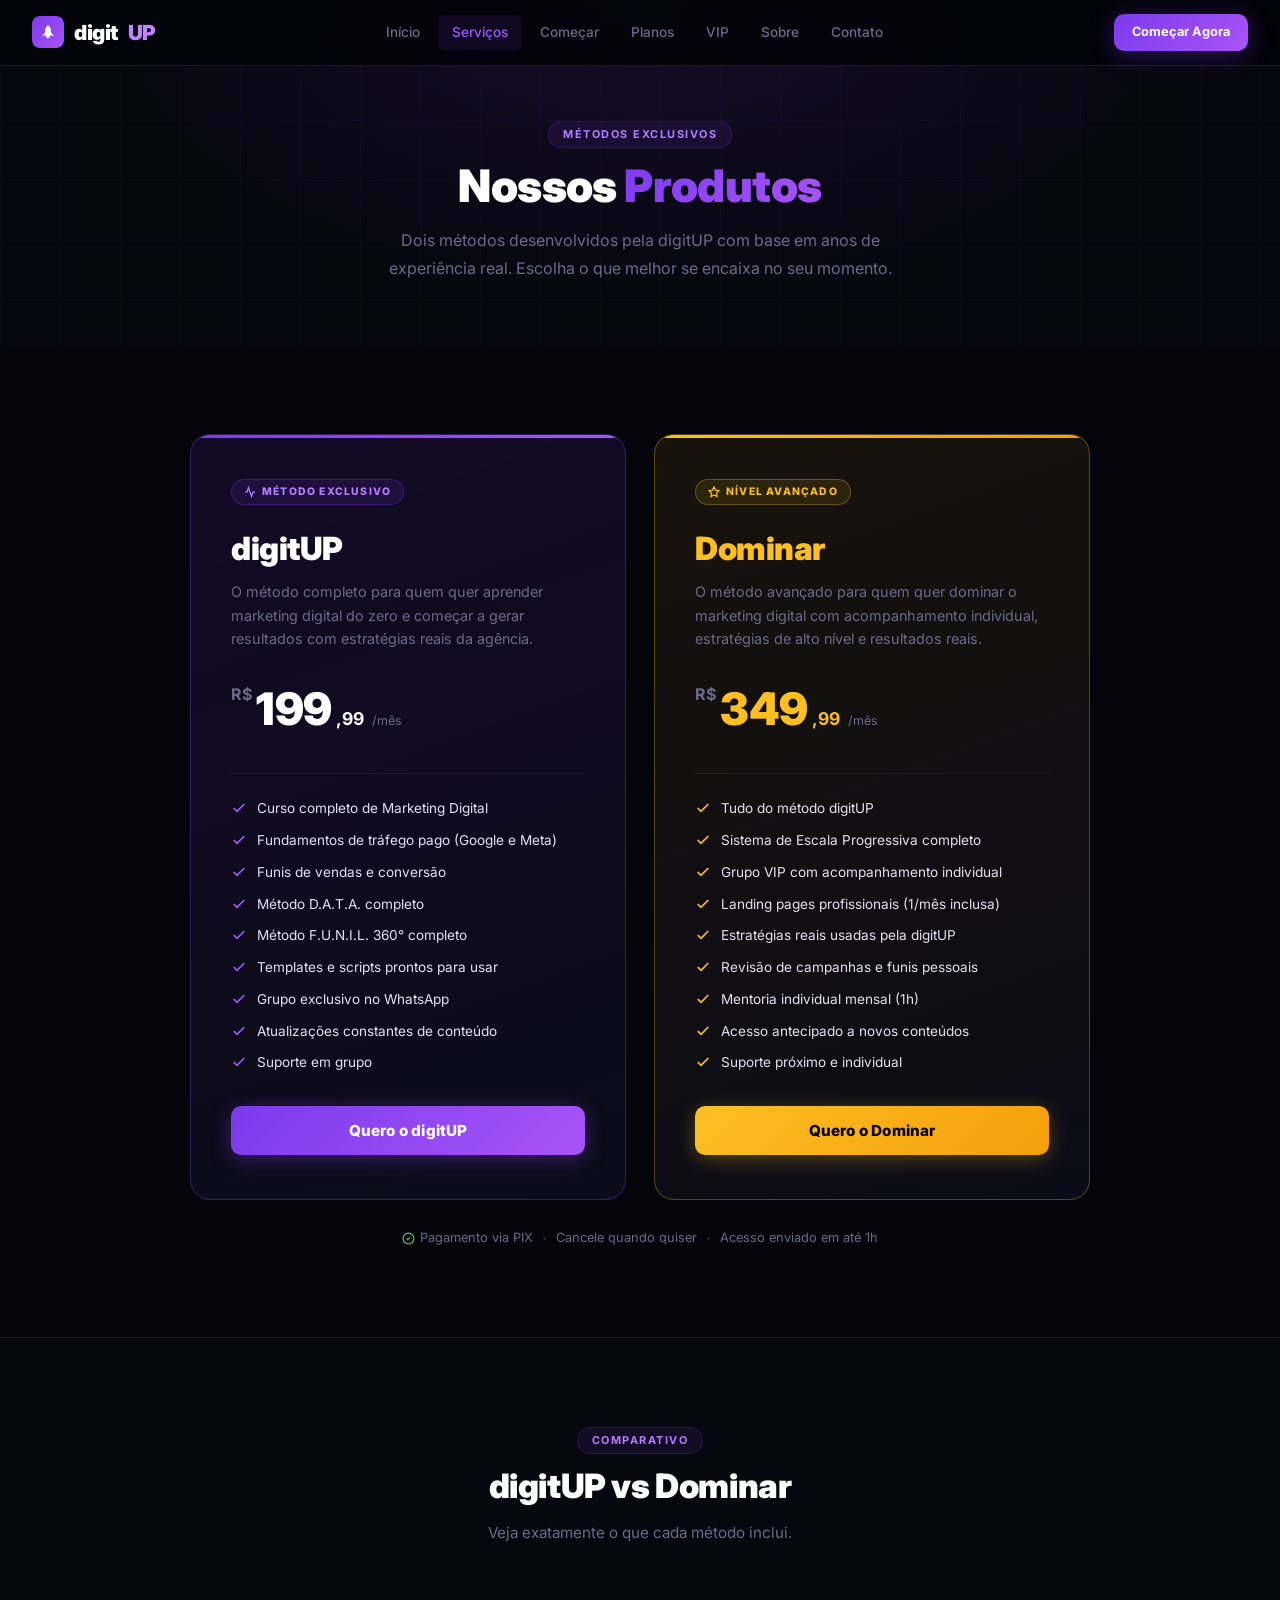
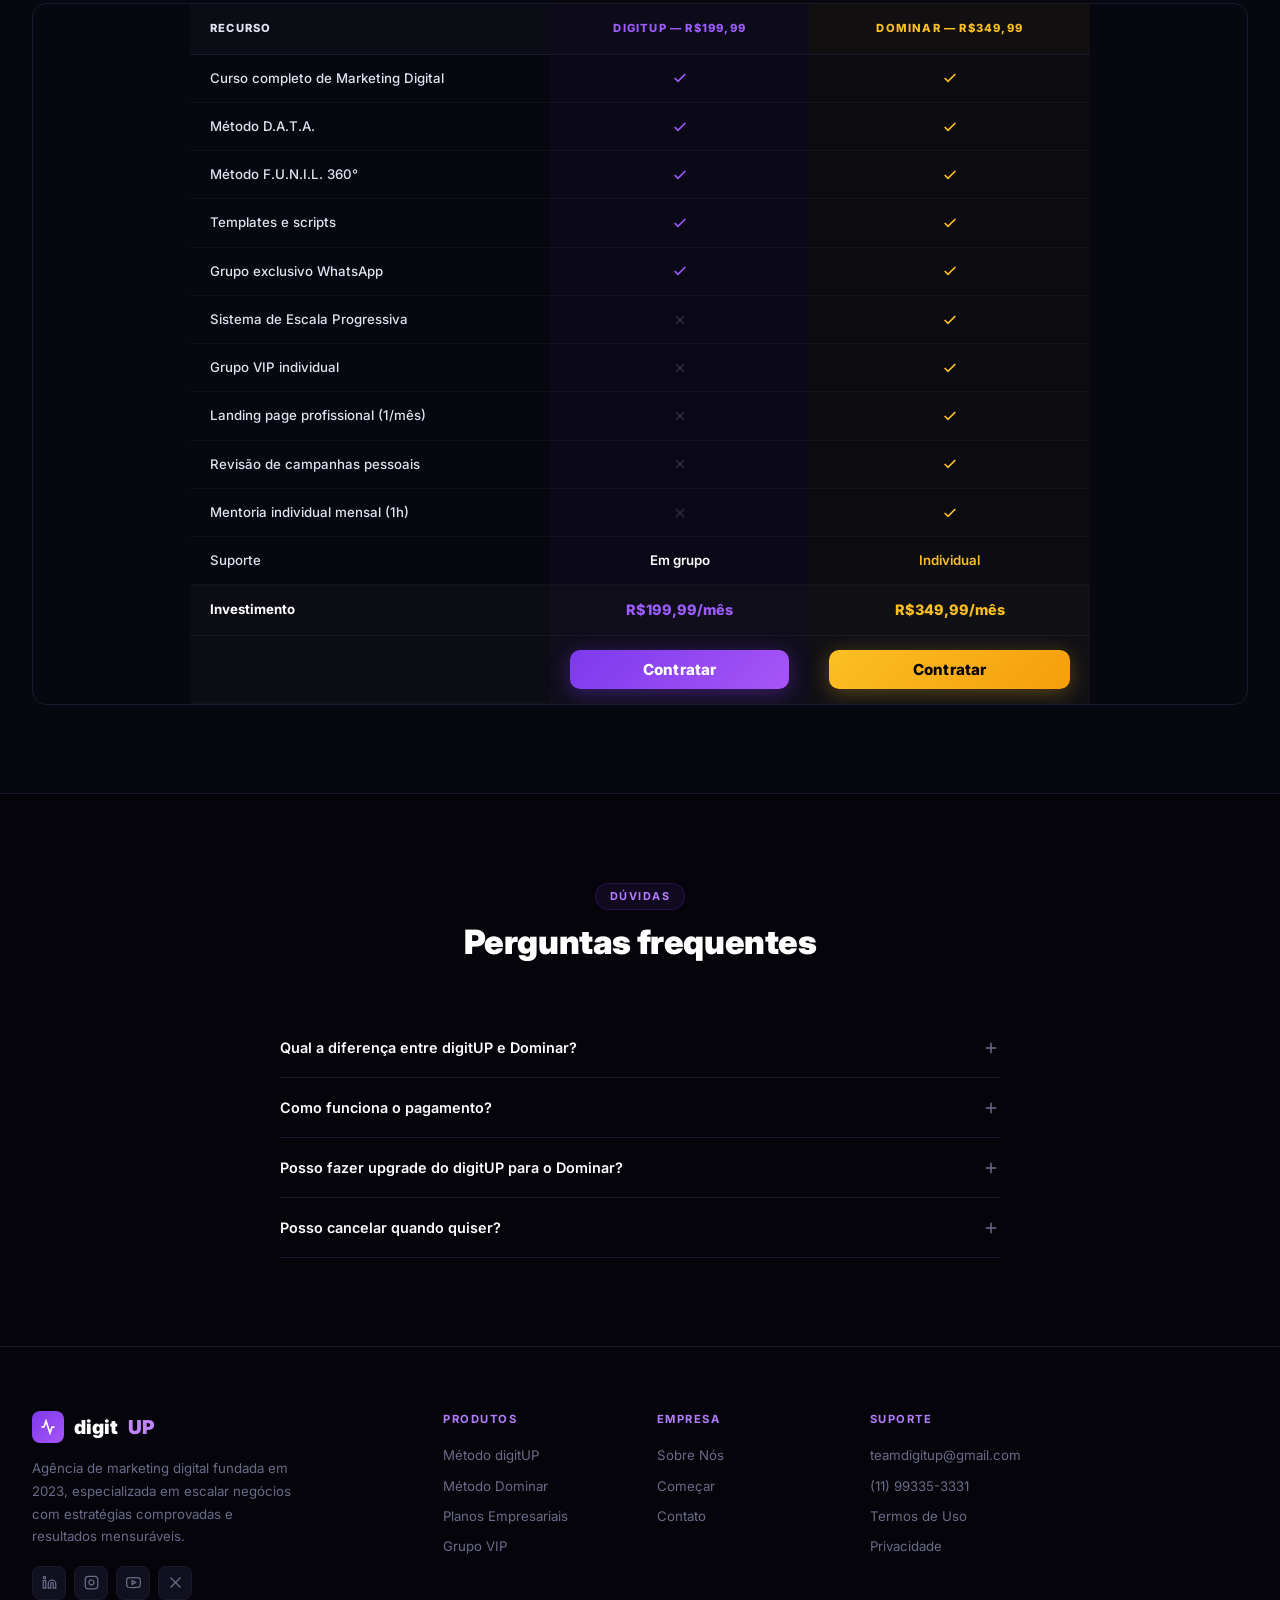
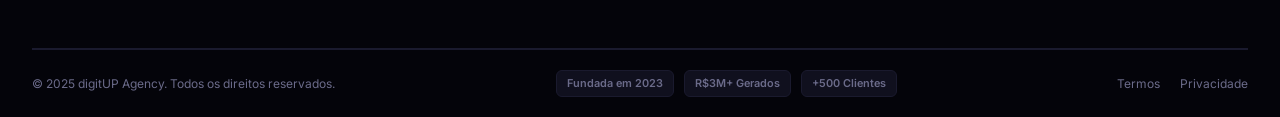
<file: servicos.html>
<!DOCTYPE html>
<html lang="pt-BR">
<head>
<meta charset="UTF-8"/>
<meta name="viewport" content="width=device-width,initial-scale=1.0"/>
<title>Métodos digitUP — Nossos Produtos</title>
<meta name="description" content="Conheça os métodos exclusivos da digitUP: digitUP por R$199,99 e Dominar por R$349,99. Estratégias reais para quem quer resultados."/>
<meta property="og:type" content="website"/>
<meta property="og:title" content="Métodos digitUP — digitUP e Dominar"/>
<meta property="og:description" content="Método digitUP R$199,99 e Dominar R$349,99. Estratégias reais para quem quer resultados."/>
<meta property="og:image" content="og-image.jpg"/>
<meta property="og:site_name" content="digitUP"/>
<meta name="twitter:card" content="summary_large_image"/>
<meta name="twitter:image" content="og-image.jpg"/>
<link rel="preconnect" href="https://fonts.googleapis.com"/>
<link href="https://fonts.googleapis.com/css2?family=Inter:wght@400;500;600;700;800;900&display=swap" rel="stylesheet"/>
<link rel="stylesheet" href="style.css"/>
<style>
.products-grid{display:grid;grid-template-columns:1fr 1fr;gap:28px;max-width:900px;margin:0 auto}
.product-card{border-radius:20px;padding:44px 40px;position:relative;overflow:hidden;display:flex;flex-direction:column}
.product-card.digitup{background:linear-gradient(160deg,rgba(124,58,237,.12),var(--card));border:1px solid rgba(124,58,237,.35)}
.product-card.dominar{background:linear-gradient(160deg,rgba(251,191,36,.08),var(--card));border:1px solid rgba(251,191,36,.3)}
.product-card::before{content:'';position:absolute;top:0;left:0;right:0;height:3px}
.product-card.digitup::before{background:var(--grad)}
.product-card.dominar::before{background:linear-gradient(90deg,#fbbf24,#f59e0b)}
.product-badge{display:inline-flex;align-items:center;gap:6px;font-size:.65rem;font-weight:800;text-transform:uppercase;letter-spacing:1.2px;padding:4px 12px;border-radius:20px;margin-bottom:18px;width:fit-content}
.product-badge.digitup{background:rgba(124,58,237,.12);border:1px solid rgba(124,58,237,.3);color:var(--purple3)}
.product-badge.dominar{background:rgba(251,191,36,.1);border:1px solid rgba(251,191,36,.3);color:#fbbf24}
.product-name{font-size:2rem;font-weight:900;color:#fff;letter-spacing:-.5px;margin-bottom:6px}
.product-name.dominar{color:#fbbf24}
.product-tagline{font-size:.9rem;color:var(--muted);margin-bottom:24px;line-height:1.6}
.product-price{display:flex;align-items:baseline;gap:4px;margin-bottom:28px}
.product-price-val{font-size:2.8rem;font-weight:900;color:#fff;letter-spacing:-.5px}
.product-price-val.dominar{color:#fbbf24}
.product-price-sup{font-size:1rem;font-weight:700;color:var(--muted);align-self:flex-start;margin-top:8px}
.product-price-period{font-size:.78rem;color:var(--muted);margin-left:4px}
.product-divider{height:1px;background:rgba(255,255,255,.07);margin-bottom:24px}
.product-features{display:flex;flex-direction:column;gap:10px;margin-bottom:32px;flex:1}
.pf{display:flex;align-items:flex-start;gap:10px;font-size:.85rem;color:var(--text)}
.pf svg{width:16px;height:16px;fill:none;stroke-width:2.5;flex-shrink:0;margin-top:2px}
.pf.digitup svg{stroke:var(--purple2)}
.pf.dominar svg{stroke:#fbbf24}
.product-btn{width:100%;padding:15px;border:none;border-radius:10px;font-size:.95rem;font-weight:800;cursor:pointer;transition:all .2s;font-family:inherit;letter-spacing:.2px}
.product-btn.digitup{background:var(--grad);color:#fff;box-shadow:0 4px 20px rgba(124,58,237,.4)}
.product-btn.digitup:hover{transform:translateY(-2px);box-shadow:0 8px 28px rgba(124,58,237,.55)}
.product-btn.dominar{background:linear-gradient(135deg,#fbbf24,#f59e0b);color:#04040a;box-shadow:0 4px 20px rgba(251,191,36,.3)}
.product-btn.dominar:hover{transform:translateY(-2px);box-shadow:0 8px 28px rgba(251,191,36,.45)}
.compare-section{background:var(--bg2);border-top:1px solid var(--border);border-bottom:1px solid var(--border)}
.compare-table{width:100%;border-collapse:collapse;max-width:900px;margin:0 auto}
.compare-table th{padding:16px 20px;font-size:.7rem;font-weight:800;text-transform:uppercase;letter-spacing:1.2px;color:var(--muted);text-align:center;border-bottom:1px solid var(--border);background:rgba(255,255,255,.02)}
.compare-table th:first-child{text-align:left;color:var(--text)}
.compare-table th.th-d{color:var(--purple2);background:rgba(124,58,237,.05)}
.compare-table th.th-dom{color:#fbbf24;background:rgba(251,191,36,.04)}
.compare-table td{padding:13px 20px;font-size:.83rem;color:var(--muted);text-align:center;border-bottom:1px solid rgba(255,255,255,.04)}
.compare-table td:first-child{text-align:left;color:var(--text);font-weight:500}
.compare-table td.td-d{background:rgba(124,58,237,.03)}
.compare-table td.td-dom{background:rgba(251,191,36,.02)}
.compare-table tr:hover td{background:rgba(255,255,255,.02)}
.ct-check{display:flex;align-items:center;justify-content:center}
.ct-check.d svg{stroke:var(--purple2)}
.ct-check.dom svg{stroke:#fbbf24}
.ct-check svg{width:16px;height:16px;fill:none;stroke-width:2.5}
.ct-x{display:flex;align-items:center;justify-content:center;opacity:.35}
.ct-x svg{width:16px;height:16px;stroke:var(--muted);fill:none;stroke-width:2}
.faq-item{border-bottom:1px solid var(--border)}
.faq-q{display:flex;align-items:center;justify-content:space-between;padding:18px 0;cursor:pointer;font-size:.9rem;font-weight:600;color:#fff;gap:12px;user-select:none}
.faq-q svg{width:18px;height:18px;stroke:var(--muted);fill:none;stroke-width:2;flex-shrink:0;transition:transform .25s}
.faq-item.open .faq-q svg{transform:rotate(45deg);stroke:var(--purple2)}
.faq-a{font-size:.85rem;color:var(--muted);line-height:1.8;padding-bottom:18px;display:none}
.faq-item.open .faq-a{display:block}
@media(max-width:768px){
  .products-grid{grid-template-columns:1fr}
  .product-card{padding:32px 24px}
  .product-name{font-size:1.6rem}
  .product-price-val{font-size:2.2rem}
}
</style>
</head>
<body>
<div id="nav-slot"></div>

<div class="page-header">
  <div class="page-header-grid"></div>
  <div class="page-eyebrow">Métodos Exclusivos</div>
  <h1 class="page-title">Nossos <span>Produtos</span></h1>
  <p class="page-sub">Dois métodos desenvolvidos pela digitUP com base em anos de experiência real. Escolha o que melhor se encaixa no seu momento.</p>
</div>

<!-- PRODUCTS -->
<section class="section">
  <div class="container">
    <div class="products-grid">

      <!-- digitUP -->
      <div class="product-card digitup reveal">
        <div class="product-badge digitup">
          <svg width="12" height="12" viewBox="0 0 24 24" fill="none" stroke="currentColor" stroke-width="2.5"><polyline points="22 12 18 12 15 21 9 3 6 12 2 12"/></svg>
          Método Exclusivo
        </div>
        <div class="product-name">digitUP</div>
        <p class="product-tagline">O método completo para quem quer aprender marketing digital do zero e começar a gerar resultados com estratégias reais da agência.</p>
        <div class="product-price">
          <span class="product-price-sup">R$</span>
          <span class="product-price-val">199</span>
          <span style="font-size:1.1rem;font-weight:700;color:#fff">,99</span>
          <span class="product-price-period">/mês</span>
        </div>
        <div class="product-divider"></div>
        <div class="product-features">
          <div class="pf digitup"><svg viewBox="0 0 24 24"><polyline points="20 6 9 17 4 12"/></svg>Curso completo de Marketing Digital</div>
          <div class="pf digitup"><svg viewBox="0 0 24 24"><polyline points="20 6 9 17 4 12"/></svg>Fundamentos de tráfego pago (Google e Meta)</div>
          <div class="pf digitup"><svg viewBox="0 0 24 24"><polyline points="20 6 9 17 4 12"/></svg>Funis de vendas e conversão</div>
          <div class="pf digitup"><svg viewBox="0 0 24 24"><polyline points="20 6 9 17 4 12"/></svg>Método D.A.T.A. completo</div>
          <div class="pf digitup"><svg viewBox="0 0 24 24"><polyline points="20 6 9 17 4 12"/></svg>Método F.U.N.I.L. 360° completo</div>
          <div class="pf digitup"><svg viewBox="0 0 24 24"><polyline points="20 6 9 17 4 12"/></svg>Templates e scripts prontos para usar</div>
          <div class="pf digitup"><svg viewBox="0 0 24 24"><polyline points="20 6 9 17 4 12"/></svg>Grupo exclusivo no WhatsApp</div>
          <div class="pf digitup"><svg viewBox="0 0 24 24"><polyline points="20 6 9 17 4 12"/></svg>Atualizações constantes de conteúdo</div>
          <div class="pf digitup"><svg viewBox="0 0 24 24"><polyline points="20 6 9 17 4 12"/></svg>Suporte em grupo</div>
        </div>
        <button class="product-btn digitup" onclick="goToWhatsApp('Método digitUP','R$199,99/mês')">Quero o digitUP</button>
      </div>

      <!-- DOMINAR -->
      <div class="product-card dominar reveal">
        <div class="product-badge dominar">
          <svg width="12" height="12" viewBox="0 0 24 24" fill="none" stroke="currentColor" stroke-width="2.5"><polygon points="12 2 15.09 8.26 22 9.27 17 14.14 18.18 21.02 12 17.77 5.82 21.02 7 14.14 2 9.27 8.91 8.26 12 2"/></svg>
          Nível Avançado
        </div>
        <div class="product-name dominar">Dominar</div>
        <p class="product-tagline">O método avançado para quem quer dominar o marketing digital com acompanhamento individual, estratégias de alto nível e resultados reais.</p>
        <div class="product-price">
          <span class="product-price-sup">R$</span>
          <span class="product-price-val dominar">349</span>
          <span style="font-size:1.1rem;font-weight:700;color:#fbbf24">,99</span>
          <span class="product-price-period">/mês</span>
        </div>
        <div class="product-divider"></div>
        <div class="product-features">
          <div class="pf dominar"><svg viewBox="0 0 24 24"><polyline points="20 6 9 17 4 12"/></svg>Tudo do método digitUP</div>
          <div class="pf dominar"><svg viewBox="0 0 24 24"><polyline points="20 6 9 17 4 12"/></svg>Sistema de Escala Progressiva completo</div>
          <div class="pf dominar"><svg viewBox="0 0 24 24"><polyline points="20 6 9 17 4 12"/></svg>Grupo VIP com acompanhamento individual</div>
          <div class="pf dominar"><svg viewBox="0 0 24 24"><polyline points="20 6 9 17 4 12"/></svg>Landing pages profissionais (1/mês inclusa)</div>
          <div class="pf dominar"><svg viewBox="0 0 24 24"><polyline points="20 6 9 17 4 12"/></svg>Estratégias reais usadas pela digitUP</div>
          <div class="pf dominar"><svg viewBox="0 0 24 24"><polyline points="20 6 9 17 4 12"/></svg>Revisão de campanhas e funis pessoais</div>
          <div class="pf dominar"><svg viewBox="0 0 24 24"><polyline points="20 6 9 17 4 12"/></svg>Mentoria individual mensal (1h)</div>
          <div class="pf dominar"><svg viewBox="0 0 24 24"><polyline points="20 6 9 17 4 12"/></svg>Acesso antecipado a novos conteúdos</div>
          <div class="pf dominar"><svg viewBox="0 0 24 24"><polyline points="20 6 9 17 4 12"/></svg>Suporte próximo e individual</div>
        </div>
        <button class="product-btn dominar" onclick="goToWhatsApp('Método Dominar','R$349,99/mês')">Quero o Dominar</button>
      </div>

    </div>

    <!-- PIX NOTE -->
    <div style="text-align:center;margin-top:28px;font-size:.8rem;color:var(--muted);display:flex;align-items:center;justify-content:center;gap:10px;flex-wrap:wrap">
      <span style="display:inline-flex;align-items:center;gap:5px">
        <svg width="13" height="13" viewBox="0 0 24 24" fill="none" stroke="var(--green)" stroke-width="2"><path d="M9 12l2 2 4-4"/><circle cx="12" cy="12" r="10"/></svg>
        Pagamento via PIX
      </span>
      <span style="width:3px;height:3px;background:var(--border2);border-radius:50%;display:inline-block"></span>
      <span>Cancele quando quiser</span>
      <span style="width:3px;height:3px;background:var(--border2);border-radius:50%;display:inline-block"></span>
      <span>Acesso enviado em até 1h</span>
    </div>
  </div>
</section>

<!-- COMPARE -->
<section class="compare-section section">
  <div class="container">
    <div class="section-header">
      <div class="section-eyebrow">Comparativo</div>
      <h2 class="section-title">digitUP vs Dominar</h2>
      <p class="section-sub">Veja exatamente o que cada método inclui.</p>
    </div>
    <div style="overflow-x:auto;border:1px solid var(--border);border-radius:14px">
      <table class="compare-table">
        <thead>
          <tr>
            <th style="width:40%">Recurso</th>
            <th class="th-d">digitUP — R$199,99</th>
            <th class="th-dom">Dominar — R$349,99</th>
          </tr>
        </thead>
        <tbody>
          <tr><td>Curso completo de Marketing Digital</td><td class="td-d"><div class="ct-check d"><svg viewBox="0 0 24 24"><polyline points="20 6 9 17 4 12"/></svg></div></td><td class="td-dom"><div class="ct-check dom"><svg viewBox="0 0 24 24"><polyline points="20 6 9 17 4 12"/></svg></div></td></tr>
          <tr><td>Método D.A.T.A.</td><td class="td-d"><div class="ct-check d"><svg viewBox="0 0 24 24"><polyline points="20 6 9 17 4 12"/></svg></div></td><td class="td-dom"><div class="ct-check dom"><svg viewBox="0 0 24 24"><polyline points="20 6 9 17 4 12"/></svg></div></td></tr>
          <tr><td>Método F.U.N.I.L. 360°</td><td class="td-d"><div class="ct-check d"><svg viewBox="0 0 24 24"><polyline points="20 6 9 17 4 12"/></svg></div></td><td class="td-dom"><div class="ct-check dom"><svg viewBox="0 0 24 24"><polyline points="20 6 9 17 4 12"/></svg></div></td></tr>
          <tr><td>Templates e scripts</td><td class="td-d"><div class="ct-check d"><svg viewBox="0 0 24 24"><polyline points="20 6 9 17 4 12"/></svg></div></td><td class="td-dom"><div class="ct-check dom"><svg viewBox="0 0 24 24"><polyline points="20 6 9 17 4 12"/></svg></div></td></tr>
          <tr><td>Grupo exclusivo WhatsApp</td><td class="td-d"><div class="ct-check d"><svg viewBox="0 0 24 24"><polyline points="20 6 9 17 4 12"/></svg></div></td><td class="td-dom"><div class="ct-check dom"><svg viewBox="0 0 24 24"><polyline points="20 6 9 17 4 12"/></svg></div></td></tr>
          <tr><td>Sistema de Escala Progressiva</td><td class="td-d"><div class="ct-x"><svg viewBox="0 0 24 24"><line x1="18" y1="6" x2="6" y2="18"/><line x1="6" y1="6" x2="18" y2="18"/></svg></div></td><td class="td-dom"><div class="ct-check dom"><svg viewBox="0 0 24 24"><polyline points="20 6 9 17 4 12"/></svg></div></td></tr>
          <tr><td>Grupo VIP individual</td><td class="td-d"><div class="ct-x"><svg viewBox="0 0 24 24"><line x1="18" y1="6" x2="6" y2="18"/><line x1="6" y1="6" x2="18" y2="18"/></svg></div></td><td class="td-dom"><div class="ct-check dom"><svg viewBox="0 0 24 24"><polyline points="20 6 9 17 4 12"/></svg></div></td></tr>
          <tr><td>Landing page profissional (1/mês)</td><td class="td-d"><div class="ct-x"><svg viewBox="0 0 24 24"><line x1="18" y1="6" x2="6" y2="18"/><line x1="6" y1="6" x2="18" y2="18"/></svg></div></td><td class="td-dom"><div class="ct-check dom"><svg viewBox="0 0 24 24"><polyline points="20 6 9 17 4 12"/></svg></div></td></tr>
          <tr><td>Revisão de campanhas pessoais</td><td class="td-d"><div class="ct-x"><svg viewBox="0 0 24 24"><line x1="18" y1="6" x2="6" y2="18"/><line x1="6" y1="6" x2="18" y2="18"/></svg></div></td><td class="td-dom"><div class="ct-check dom"><svg viewBox="0 0 24 24"><polyline points="20 6 9 17 4 12"/></svg></div></td></tr>
          <tr><td>Mentoria individual mensal (1h)</td><td class="td-d"><div class="ct-x"><svg viewBox="0 0 24 24"><line x1="18" y1="6" x2="6" y2="18"/><line x1="6" y1="6" x2="18" y2="18"/></svg></div></td><td class="td-dom"><div class="ct-check dom"><svg viewBox="0 0 24 24"><polyline points="20 6 9 17 4 12"/></svg></div></td></tr>
          <tr><td>Suporte</td><td class="td-d" style="color:#fff;font-weight:600">Em grupo</td><td class="td-dom" style="color:#fbbf24;font-weight:600">Individual</td></tr>
          <tr style="background:rgba(255,255,255,.02)">
            <td style="font-weight:700;color:#fff">Investimento</td>
            <td class="td-d" style="color:var(--purple2);font-weight:800;font-size:.9rem">R$199,99/mês</td>
            <td class="td-dom" style="color:#fbbf24;font-weight:800;font-size:.9rem">R$349,99/mês</td>
          </tr>
          <tr style="background:rgba(255,255,255,.02)">
            <td></td>
            <td class="td-d" style="padding:14px 20px"><button class="product-btn digitup" style="padding:10px" onclick="goToWhatsApp('Método digitUP','R$199,99/mês')">Contratar</button></td>
            <td class="td-dom" style="padding:14px 20px"><button class="product-btn dominar" style="padding:10px" onclick="goToWhatsApp('Método Dominar','R$349,99/mês')">Contratar</button></td>
          </tr>
        </tbody>
      </table>
    </div>
  </div>
</section>

<!-- FAQ -->
<section class="section">
  <div class="container" style="max-width:720px">
    <div class="section-header">
      <div class="section-eyebrow">Dúvidas</div>
      <h2 class="section-title">Perguntas frequentes</h2>
    </div>
    <div class="faq-item">
      <div class="faq-q" onclick="this.parentElement.classList.toggle('open')">Qual a diferença entre digitUP e Dominar? <svg viewBox="0 0 24 24"><line x1="12" y1="5" x2="12" y2="19"/><line x1="5" y1="12" x2="19" y2="12"/></svg></div>
      <div class="faq-a">O digitUP é o método completo para quem está começando ou quer aprender marketing digital com suporte em grupo. O Dominar inclui tudo do digitUP mais acompanhamento individual, mentoria, revisão de campanhas e uma landing page profissional por mês — ideal para quem quer resultados mais rápidos com suporte próximo.</div>
    </div>
    <div class="faq-item">
      <div class="faq-q" onclick="this.parentElement.classList.toggle('open')">Como funciona o pagamento? <svg viewBox="0 0 24 24"><line x1="12" y1="5" x2="12" y2="19"/><line x1="5" y1="12" x2="19" y2="12"/></svg></div>
      <div class="faq-a">O pagamento é feito via PIX. Ao clicar em contratar, você é direcionado ao nosso WhatsApp. Nossa equipe confirma os detalhes e envia a chave PIX. Após a confirmação, o acesso é enviado em até 1 hora.</div>
    </div>
    <div class="faq-item">
      <div class="faq-q" onclick="this.parentElement.classList.toggle('open')">Posso fazer upgrade do digitUP para o Dominar? <svg viewBox="0 0 24 24"><line x1="12" y1="5" x2="12" y2="19"/><line x1="5" y1="12" x2="19" y2="12"/></svg></div>
      <div class="faq-a">Sim. Você pode fazer upgrade a qualquer momento. Basta entrar em contato pelo WhatsApp e ajustamos o plano sem burocracia.</div>
    </div>
    <div class="faq-item">
      <div class="faq-q" onclick="this.parentElement.classList.toggle('open')">Posso cancelar quando quiser? <svg viewBox="0 0 24 24"><line x1="12" y1="5" x2="12" y2="19"/><line x1="5" y1="12" x2="19" y2="12"/></svg></div>
      <div class="faq-a">Sim. Não há contrato de fidelidade. Você pode cancelar a qualquer momento sem multas ou taxas adicionais.</div>
    </div>
  </div>
</section>

<div id="footer-slot"></div>
<div id="modal-slot"></div>
<script src="components.js"></script>
<script src="main.js"></script>
</body>
</html>
</file>
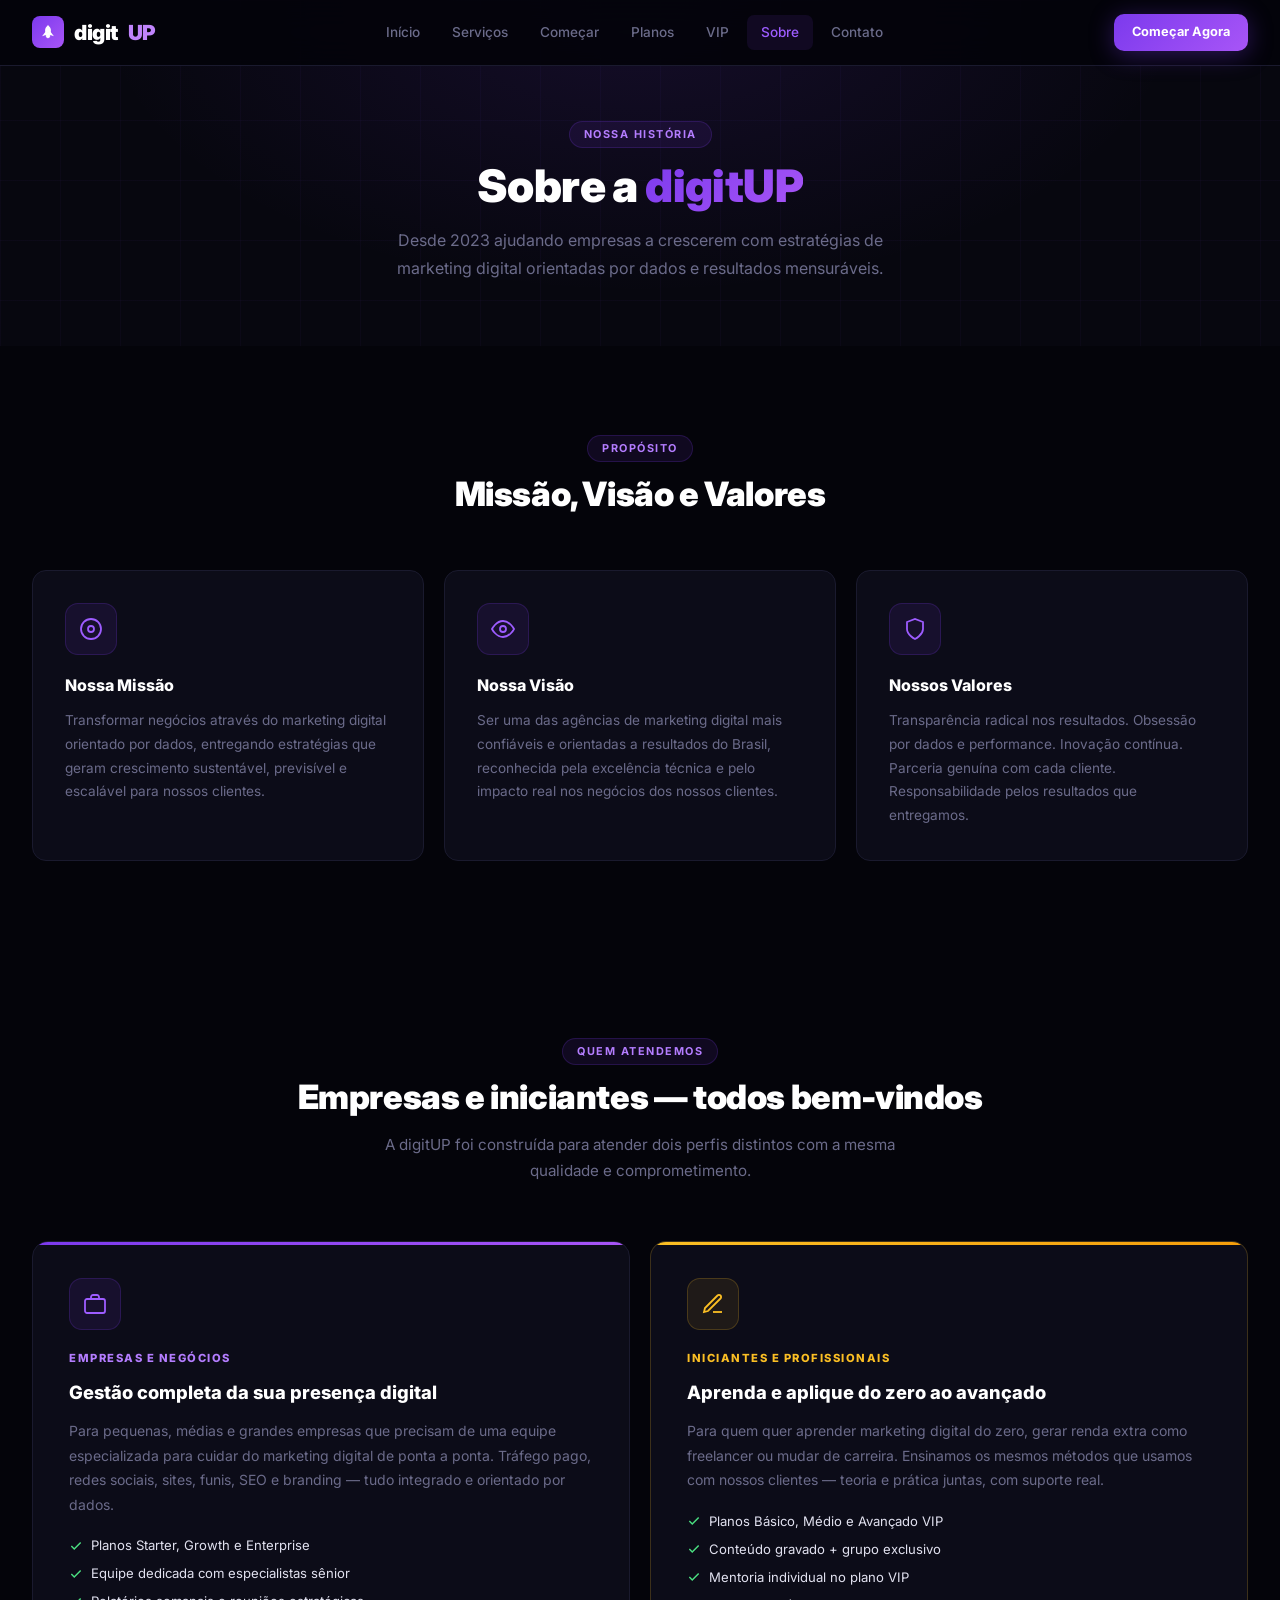
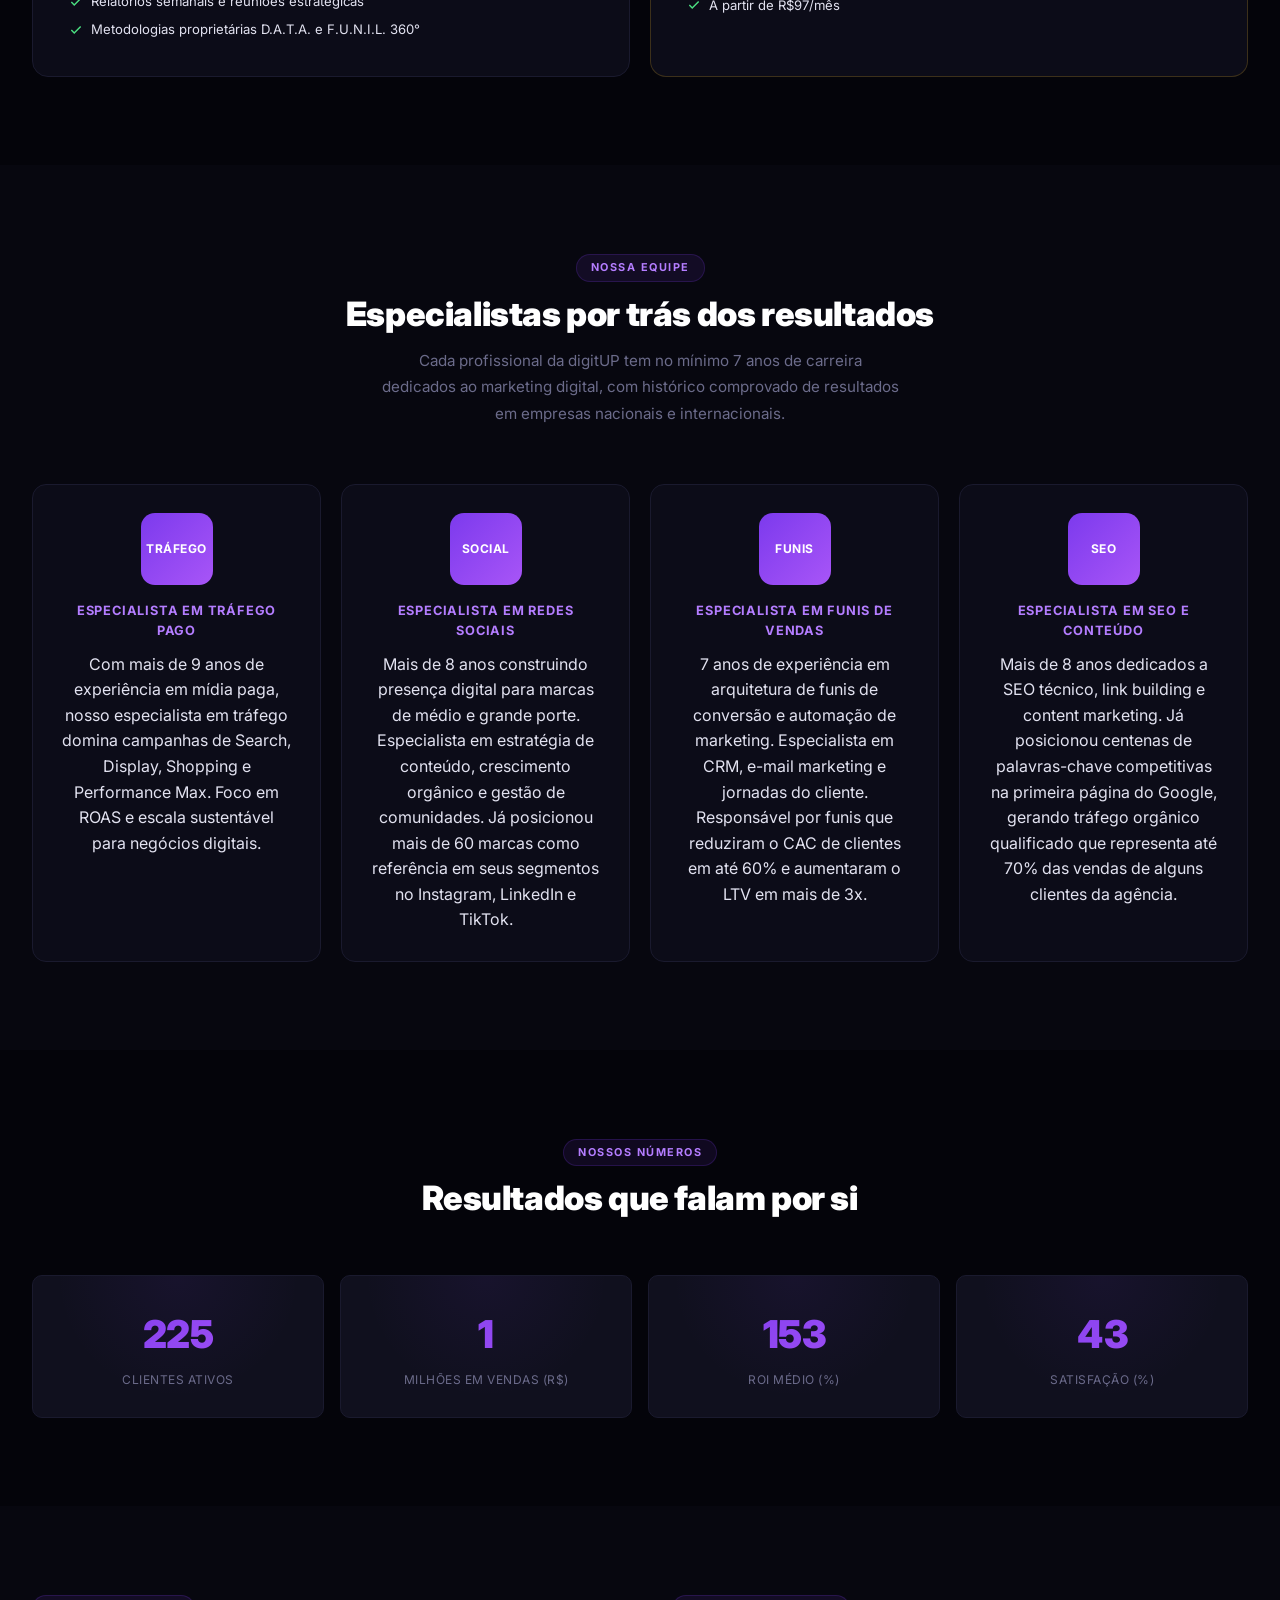
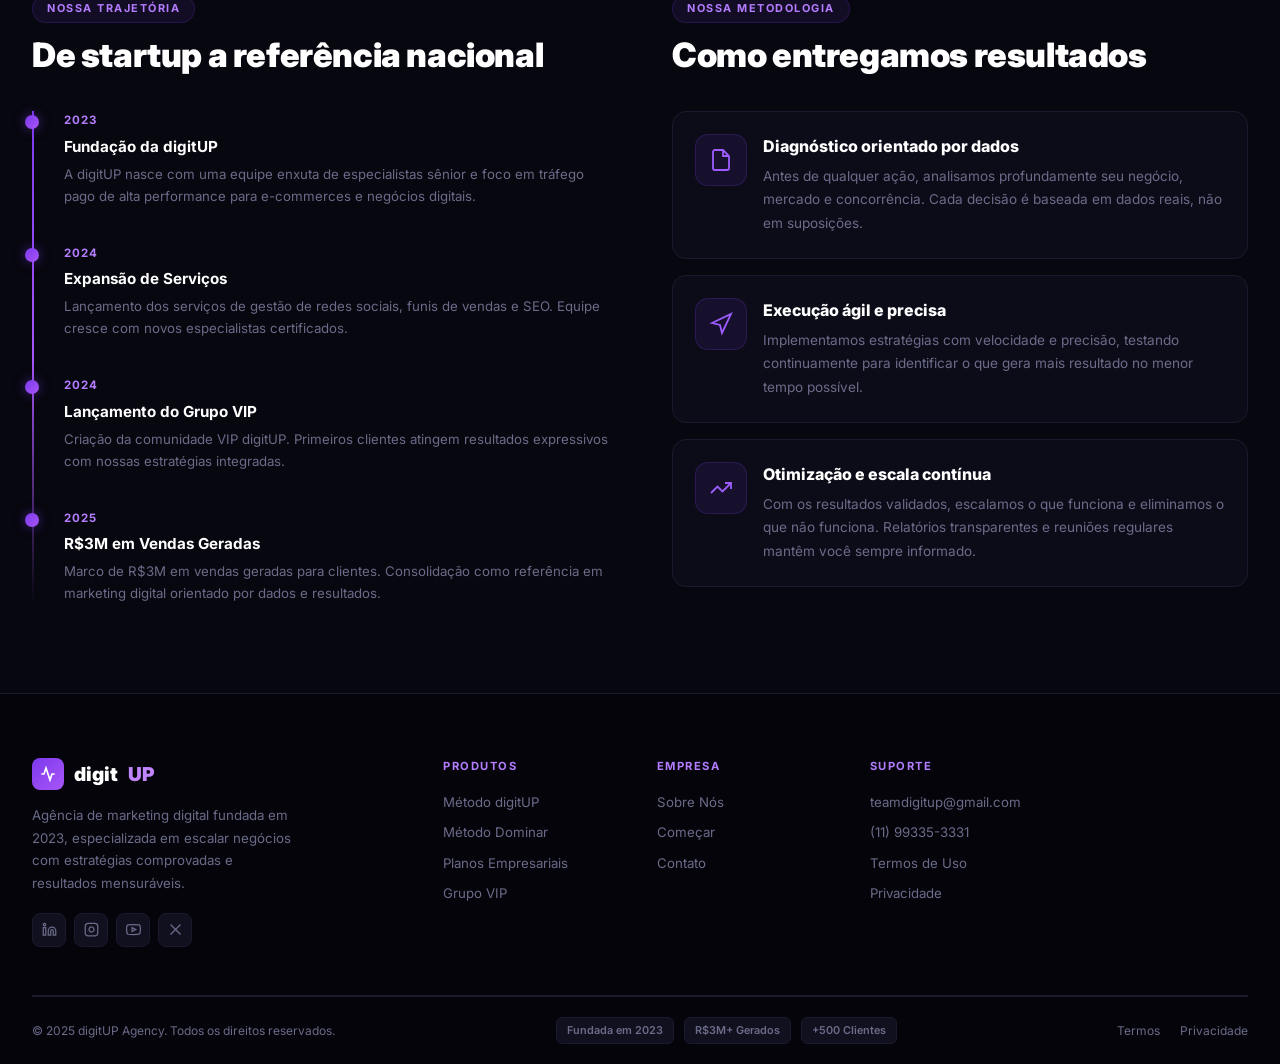
<file: sobre.html>
<!DOCTYPE html>
<html lang="pt-BR">
<head>
<meta charset="UTF-8"/>
<meta name="viewport" content="width=device-width,initial-scale=1.0"/>
<title>Sobre a digitUP — Nossa História, Equipe e Missão</title>
<meta name="description" content="Conheça a digitUP: nossa missão, visão, valores, equipe de especialistas e a história de como nos tornamos referência em marketing digital no Brasil."/>
<meta property="og:type" content="website"/><meta property="og:title" content="Sobre a digitUP"/><meta property="og:description" content="Fundada em 2023, a digitUP ajuda empresas e iniciantes a crescerem com marketing digital."/><meta property="og:image" content="og-image.jpg"/><meta property="og:site_name" content="digitUP"/><meta name="twitter:card" content="summary_large_image"/><meta name="twitter:image" content="og-image.jpg"/>
<link rel="preconnect" href="https://fonts.googleapis.com"/>
<link href="https://fonts.googleapis.com/css2?family=Inter:wght@400;500;600;700;800;900&display=swap" rel="stylesheet"/>
<link rel="stylesheet" href="style.css"/>
<style>
.mvv-grid{display:grid;grid-template-columns:repeat(3,1fr);gap:20px}
.mvv-card{background:var(--card);border:1px solid var(--border);border-radius:14px;padding:32px;transition:all .3s}
.mvv-card:hover{border-color:rgba(124,58,237,.4);transform:translateY(-3px);box-shadow:var(--glow)}
.mvv-icon{width:52px;height:52px;background:rgba(124,58,237,.1);border:1px solid rgba(124,58,237,.2);border-radius:13px;display:flex;align-items:center;justify-content:center;margin-bottom:18px}
.mvv-icon svg{width:24px;height:24px;stroke:var(--purple2);fill:none;stroke-width:1.8}
.mvv-title{font-size:1rem;font-weight:800;color:#fff;margin-bottom:10px}
.mvv-text{font-size:.85rem;color:var(--muted);line-height:1.75}
.team-grid{display:grid;grid-template-columns:repeat(4,1fr);gap:20px}
.team-card{background:var(--card);border:1px solid var(--border);border-radius:14px;padding:28px;text-align:center;transition:all .3s}
.team-card:hover{border-color:rgba(124,58,237,.4);transform:translateY(-3px);box-shadow:var(--glow)}
.team-avatar{width:72px;height:72px;background:var(--grad);border-radius:14px;display:flex;align-items:center;justify-content:center;font-size:.65rem;font-weight:800;color:#fff;margin:0 auto 16px;letter-spacing:.5px;text-align:center;line-height:1.3;padding:8px}
.team-role{font-size:.8rem;color:var(--purple3);font-weight:700;text-transform:uppercase;letter-spacing:.8px;margin-bottom:10px}
.timeline{position:relative;padding-left:32px}
.timeline::before{content:'';position:absolute;left:0;top:0;bottom:0;width:2px;background:linear-gradient(180deg,var(--purple),var(--neon),transparent)}
.tl-item{position:relative;padding-bottom:36px}
.tl-item:last-child{padding-bottom:0}
.tl-dot{position:absolute;left:-39px;top:4px;width:14px;height:14px;background:var(--grad);border-radius:50%;box-shadow:0 0 12px rgba(124,58,237,.5)}
.tl-year{font-size:.72rem;font-weight:700;color:var(--purple3);text-transform:uppercase;letter-spacing:1px;margin-bottom:5px}
.tl-title{font-size:.95rem;font-weight:700;color:#fff;margin-bottom:5px}
.tl-desc{font-size:.83rem;color:var(--muted);line-height:1.65}
.partners-grid{display:grid;grid-template-columns:repeat(3,1fr);gap:20px}
.partner-card{background:var(--card);border:1px solid var(--border);border-radius:14px;padding:28px;display:flex;align-items:center;gap:16px;transition:all .3s}
.partner-card:hover{border-color:rgba(124,58,237,.4);transform:translateY(-2px)}
.partner-logo{width:52px;height:52px;border-radius:12px;display:flex;align-items:center;justify-content:center;flex-shrink:0;font-size:.65rem;font-weight:900;text-align:center;line-height:1.2}
.partner-name{font-size:.9rem;font-weight:700;color:#fff;margin-bottom:4px}
.partner-desc{font-size:.78rem;color:var(--muted)}
@media(max-width:1100px){.team-grid{grid-template-columns:repeat(2,1fr)}}
@media(max-width:900px){.mvv-grid{grid-template-columns:1fr}.partners-grid{grid-template-columns:1fr}}
@media(max-width:600px){.team-grid{grid-template-columns:1fr}}
</style>
</head>
<body>
<div id="nav-slot"></div>

<div class="page-header">
  <div class="page-header-grid"></div>
  <div class="page-eyebrow">Nossa História</div>
  <h1 class="page-title">Sobre a <span>digitUP</span></h1>
  <p class="page-sub">Desde 2023 ajudando empresas a crescerem com estratégias de marketing digital orientadas por dados e resultados mensuráveis.</p>
</div>

<!-- MISSION VISION VALUES -->
<section class="section">
  <div class="container">
    <div class="section-header">
      <div class="section-eyebrow">Propósito</div>
      <h2 class="section-title">Missão, Visão e Valores</h2>
    </div>
    <div class="mvv-grid">
      <div class="mvv-card reveal">
        <div class="mvv-icon"><svg viewBox="0 0 24 24"><circle cx="12" cy="12" r="10"/><circle cx="12" cy="12" r="3"/></svg></div>
        <div class="mvv-title">Nossa Missão</div>
        <p class="mvv-text">Transformar negócios através do marketing digital orientado por dados, entregando estratégias que geram crescimento sustentável, previsível e escalável para nossos clientes.</p>
      </div>
      <div class="mvv-card reveal">
        <div class="mvv-icon"><svg viewBox="0 0 24 24"><path d="M1 12s4-8 11-8 11 8 11 8-4 8-11 8-11-8-11-8z"/><circle cx="12" cy="12" r="3"/></svg></div>
        <div class="mvv-title">Nossa Visão</div>
        <p class="mvv-text">Ser uma das agências de marketing digital mais confiáveis e orientadas a resultados do Brasil, reconhecida pela excelência técnica e pelo impacto real nos negócios dos nossos clientes.</p>
      </div>
      <div class="mvv-card reveal">
        <div class="mvv-icon"><svg viewBox="0 0 24 24"><path d="M12 22s8-4 8-10V5l-8-3-8 3v7c0 6 8 10 8 10z"/></svg></div>
        <div class="mvv-title">Nossos Valores</div>
        <p class="mvv-text">Transparência radical nos resultados. Obsessão por dados e performance. Inovação contínua. Parceria genuína com cada cliente. Responsabilidade pelos resultados que entregamos.</p>
      </div>
    </div>
  </div>
</section>

<!-- QUEM ATENDEMOS -->
<section class="section">
  <div class="container">
    <div class="section-header">
      <div class="section-eyebrow">Quem Atendemos</div>
      <h2 class="section-title">Empresas e iniciantes — todos bem-vindos</h2>
      <p class="section-sub">A digitUP foi construída para atender dois perfis distintos com a mesma qualidade e comprometimento.</p>
    </div>
    <div style="display:grid;grid-template-columns:1fr 1fr;gap:20px">

      <div style="background:var(--card);border:1px solid var(--border);border-radius:16px;padding:36px;transition:all .3s;position:relative;overflow:hidden" class="reveal">
        <div style="position:absolute;top:0;left:0;right:0;height:3px;background:var(--grad)"></div>
        <div style="width:52px;height:52px;background:rgba(124,58,237,.1);border:1px solid rgba(124,58,237,.2);border-radius:13px;display:flex;align-items:center;justify-content:center;margin-bottom:20px">
          <svg width="24" height="24" viewBox="0 0 24 24" fill="none" stroke="var(--purple2)" stroke-width="1.8"><rect x="2" y="7" width="20" height="14" rx="2"/><path d="M16 7V5a2 2 0 0 0-2-2h-4a2 2 0 0 0-2 2v2"/></svg>
        </div>
        <div style="font-size:.7rem;font-weight:800;color:var(--purple3);text-transform:uppercase;letter-spacing:1.5px;margin-bottom:10px">Empresas e Negócios</div>
        <h3 style="font-size:1.15rem;font-weight:800;color:#fff;margin-bottom:12px">Gestão completa da sua presença digital</h3>
        <p style="font-size:.875rem;color:var(--muted);line-height:1.75;margin-bottom:18px">Para pequenas, médias e grandes empresas que precisam de uma equipe especializada para cuidar do marketing digital de ponta a ponta. Tráfego pago, redes sociais, sites, funis, SEO e branding — tudo integrado e orientado por dados.</p>
        <div style="display:flex;flex-direction:column;gap:7px">
          <div style="display:flex;align-items:center;gap:8px;font-size:.82rem;color:var(--text)"><svg width="14" height="14" viewBox="0 0 24 24" fill="none" stroke="var(--green)" stroke-width="2.5"><polyline points="20 6 9 17 4 12"/></svg>Planos Starter, Growth e Enterprise</div>
          <div style="display:flex;align-items:center;gap:8px;font-size:.82rem;color:var(--text)"><svg width="14" height="14" viewBox="0 0 24 24" fill="none" stroke="var(--green)" stroke-width="2.5"><polyline points="20 6 9 17 4 12"/></svg>Equipe dedicada com especialistas sênior</div>
          <div style="display:flex;align-items:center;gap:8px;font-size:.82rem;color:var(--text)"><svg width="14" height="14" viewBox="0 0 24 24" fill="none" stroke="var(--green)" stroke-width="2.5"><polyline points="20 6 9 17 4 12"/></svg>Relatórios semanais e reuniões estratégicas</div>
          <div style="display:flex;align-items:center;gap:8px;font-size:.82rem;color:var(--text)"><svg width="14" height="14" viewBox="0 0 24 24" fill="none" stroke="var(--green)" stroke-width="2.5"><polyline points="20 6 9 17 4 12"/></svg>Metodologias proprietárias D.A.T.A. e F.U.N.I.L. 360°</div>
        </div>
      </div>

      <div style="background:var(--card);border:1px solid rgba(251,191,36,.2);border-radius:16px;padding:36px;transition:all .3s;position:relative;overflow:hidden" class="reveal">
        <div style="position:absolute;top:0;left:0;right:0;height:3px;background:linear-gradient(90deg,#fbbf24,#f59e0b)"></div>
        <div style="width:52px;height:52px;background:rgba(251,191,36,.08);border:1px solid rgba(251,191,36,.2);border-radius:13px;display:flex;align-items:center;justify-content:center;margin-bottom:20px">
          <svg width="24" height="24" viewBox="0 0 24 24" fill="none" stroke="#fbbf24" stroke-width="1.8"><path d="M12 20h9"/><path d="M16.5 3.5a2.121 2.121 0 0 1 3 3L7 19l-4 1 1-4L16.5 3.5z"/></svg>
        </div>
        <div style="font-size:.7rem;font-weight:800;color:#fbbf24;text-transform:uppercase;letter-spacing:1.5px;margin-bottom:10px">Iniciantes e Profissionais</div>
        <h3 style="font-size:1.15rem;font-weight:800;color:#fff;margin-bottom:12px">Aprenda e aplique do zero ao avançado</h3>
        <p style="font-size:.875rem;color:var(--muted);line-height:1.75;margin-bottom:18px">Para quem quer aprender marketing digital do zero, gerar renda extra como freelancer ou mudar de carreira. Ensinamos os mesmos métodos que usamos com nossos clientes — teoria e prática juntas, com suporte real.</p>
        <div style="display:flex;flex-direction:column;gap:7px">
          <div style="display:flex;align-items:center;gap:8px;font-size:.82rem;color:var(--text)"><svg width="14" height="14" viewBox="0 0 24 24" fill="none" stroke="var(--green)" stroke-width="2.5"><polyline points="20 6 9 17 4 12"/></svg>Planos Básico, Médio e Avançado VIP</div>
          <div style="display:flex;align-items:center;gap:8px;font-size:.82rem;color:var(--text)"><svg width="14" height="14" viewBox="0 0 24 24" fill="none" stroke="var(--green)" stroke-width="2.5"><polyline points="20 6 9 17 4 12"/></svg>Conteúdo gravado + grupo exclusivo</div>
          <div style="display:flex;align-items:center;gap:8px;font-size:.82rem;color:var(--text)"><svg width="14" height="14" viewBox="0 0 24 24" fill="none" stroke="var(--green)" stroke-width="2.5"><polyline points="20 6 9 17 4 12"/></svg>Mentoria individual no plano VIP</div>
          <div style="display:flex;align-items:center;gap:8px;font-size:.82rem;color:var(--text)"><svg width="14" height="14" viewBox="0 0 24 24" fill="none" stroke="var(--green)" stroke-width="2.5"><polyline points="20 6 9 17 4 12"/></svg>A partir de R$97/mês</div>
        </div>
      </div>

    </div>
  </div>
</section>

<!-- TEAM -->
<section class="section" id="equipe" style="background:var(--bg2)">
  <div class="container">
    <div class="section-header">
      <div class="section-eyebrow">Nossa Equipe</div>
      <h2 class="section-title">Especialistas por trás dos resultados</h2>
      <p class="section-sub">Cada profissional da digitUP tem no mínimo 7 anos de carreira dedicados ao marketing digital, com histórico comprovado de resultados em empresas nacionais e internacionais.</p>
    </div>
    <div class="team-grid">
      <div class="team-card reveal">
        <div class="team-avatar" style="font-size:.75rem;font-weight:700;letter-spacing:.5px">TRÁFEGO</div>
        <div class="team-role">Especialista em Tráfego Pago</div>
        <p class="team-bio" style="margin-top:10px">Com mais de 9 anos de experiência em mídia paga, nosso especialista em tráfego domina campanhas de Search, Display, Shopping e Performance Max. Foco em ROAS e escala sustentável para negócios digitais.</p>
      </div>
      <div class="team-card reveal">
        <div class="team-avatar" style="font-size:.75rem;font-weight:700;letter-spacing:.5px">SOCIAL</div>
        <div class="team-role">Especialista em Redes Sociais</div>
        <p class="team-bio" style="margin-top:10px">Mais de 8 anos construindo presença digital para marcas de médio e grande porte. Especialista em estratégia de conteúdo, crescimento orgânico e gestão de comunidades. Já posicionou mais de 60 marcas como referência em seus segmentos no Instagram, LinkedIn e TikTok.</p>
      </div>
      <div class="team-card reveal">
        <div class="team-avatar" style="font-size:.75rem;font-weight:700;letter-spacing:.5px">FUNIS</div>
        <div class="team-role">Especialista em Funis de Vendas</div>
        <p class="team-bio" style="margin-top:10px">7 anos de experiência em arquitetura de funis de conversão e automação de marketing. Especialista em CRM, e-mail marketing e jornadas do cliente. Responsável por funis que reduziram o CAC de clientes em até 60% e aumentaram o LTV em mais de 3x.</p>
      </div>
      <div class="team-card reveal">
        <div class="team-avatar" style="font-size:.75rem;font-weight:700;letter-spacing:.5px">SEO</div>
        <div class="team-role">Especialista em SEO e Conteúdo</div>
        <p class="team-bio" style="margin-top:10px">Mais de 8 anos dedicados a SEO técnico, link building e content marketing. Já posicionou centenas de palavras-chave competitivas na primeira página do Google, gerando tráfego orgânico qualificado que representa até 70% das vendas de alguns clientes da agência.</p>
      </div>
    </div>
  </div>
</section>

<!-- STATS -->
<section class="section">
  <div class="container">
    <div class="section-header">
      <div class="section-eyebrow">Nossos Números</div>
      <h2 class="section-title">Resultados que falam por si</h2>
    </div>
    <div class="stats-grid" style="display:grid;grid-template-columns:repeat(4,1fr);gap:16px">
      <div class="stat-card reveal">
        <div class="stat-num" data-target="500">0</div>
        <div class="stat-label">Clientes Ativos</div>
      </div>
      <div class="stat-card reveal">
        <div class="stat-num" data-target="3">0</div>
        <div class="stat-label">Milhões em Vendas (R$)</div>
      </div>
      <div class="stat-card reveal">
        <div class="stat-num" data-target="340">0</div>
        <div class="stat-label">ROI Médio (%)</div>
      </div>
      <div class="stat-card reveal">
        <div class="stat-num" data-target="97">0</div>
        <div class="stat-label">Satisfação (%)</div>
      </div>
    </div>
  </div>
</section>

<!-- TIMELINE -->
<section class="section" style="background:var(--bg2)">
  <div class="container">
    <div style="display:grid;grid-template-columns:1fr 1fr;gap:64px;align-items:start">
      <div>
        <div class="section-eyebrow">Nossa Trajetória</div>
        <h2 class="section-title" style="margin-bottom:36px">De startup a referência nacional</h2>
        <div class="timeline">
          <div class="tl-item reveal">
            <div class="tl-dot"></div>
            <div class="tl-year">2023</div>
            <div class="tl-title">Fundação da digitUP</div>
            <p class="tl-desc">A digitUP nasce com uma equipe enxuta de especialistas sênior e foco em tráfego pago de alta performance para e-commerces e negócios digitais.</p>
          </div>
          <div class="tl-item reveal">
            <div class="tl-dot"></div>
            <div class="tl-year">2024</div>
            <div class="tl-title">Expansão de Serviços</div>
            <p class="tl-desc">Lançamento dos serviços de gestão de redes sociais, funis de vendas e SEO. Equipe cresce com novos especialistas certificados.</p>
          </div>
          <div class="tl-item reveal">
            <div class="tl-dot"></div>
            <div class="tl-year">2024</div>
            <div class="tl-title">Lançamento do Grupo VIP</div>
            <p class="tl-desc">Criação da comunidade VIP digitUP. Primeiros clientes atingem resultados expressivos com nossas estratégias integradas.</p>
          </div>
          <div class="tl-item reveal">
            <div class="tl-dot"></div>
            <div class="tl-year">2025</div>
            <div class="tl-title">R$3M em Vendas Geradas</div>
            <p class="tl-desc">Marco de R$3M em vendas geradas para clientes. Consolidação como referência em marketing digital orientado por dados e resultados.</p>
          </div>
        </div>
      </div>
      <!-- METHODOLOGY -->
      <div id="parceiros">
        <div class="section-eyebrow">Nossa Metodologia</div>
        <h2 class="section-title" style="margin-bottom:36px">Como entregamos resultados</h2>
        <div style="display:flex;flex-direction:column;gap:16px">
          <div class="mvv-card reveal" style="display:flex;align-items:flex-start;gap:16px;padding:22px">
            <div class="mvv-icon" style="flex-shrink:0;margin-bottom:0"><svg viewBox="0 0 24 24"><path d="M14 2H6a2 2 0 0 0-2 2v16a2 2 0 0 0 2 2h12a2 2 0 0 0 2-2V8z"/><polyline points="14 2 14 8 20 8"/></svg></div>
            <div>
              <div class="mvv-title" style="margin-bottom:5px">Diagnóstico orientado por dados</div>
              <p class="mvv-text">Antes de qualquer ação, analisamos profundamente seu negócio, mercado e concorrência. Cada decisão é baseada em dados reais, não em suposições.</p>
            </div>
          </div>
          <div class="mvv-card reveal" style="display:flex;align-items:flex-start;gap:16px;padding:22px">
            <div class="mvv-icon" style="flex-shrink:0;margin-bottom:0"><svg viewBox="0 0 24 24"><polygon points="3 11 22 2 13 21 11 13 3 11"/></svg></div>
            <div>
              <div class="mvv-title" style="margin-bottom:5px">Execução ágil e precisa</div>
              <p class="mvv-text">Implementamos estratégias com velocidade e precisão, testando continuamente para identificar o que gera mais resultado no menor tempo possível.</p>
            </div>
          </div>
          <div class="mvv-card reveal" style="display:flex;align-items:flex-start;gap:16px;padding:22px">
            <div class="mvv-icon" style="flex-shrink:0;margin-bottom:0"><svg viewBox="0 0 24 24"><polyline points="22 7 13.5 15.5 8.5 10.5 2 17"/><polyline points="16 7 22 7 22 13"/></svg></div>
            <div>
              <div class="mvv-title" style="margin-bottom:5px">Otimização e escala contínua</div>
              <p class="mvv-text">Com os resultados validados, escalamos o que funciona e eliminamos o que não funciona. Relatórios transparentes e reuniões regulares mantêm você sempre informado.</p>
            </div>
          </div>
        </div>
      </div>
    </div>
  </div>
</section>

<div id="footer-slot"></div>
<div id="modal-slot"></div>
<script src="components.js"></script>
<script src="main.js"></script>
</body>
</html>
</file>
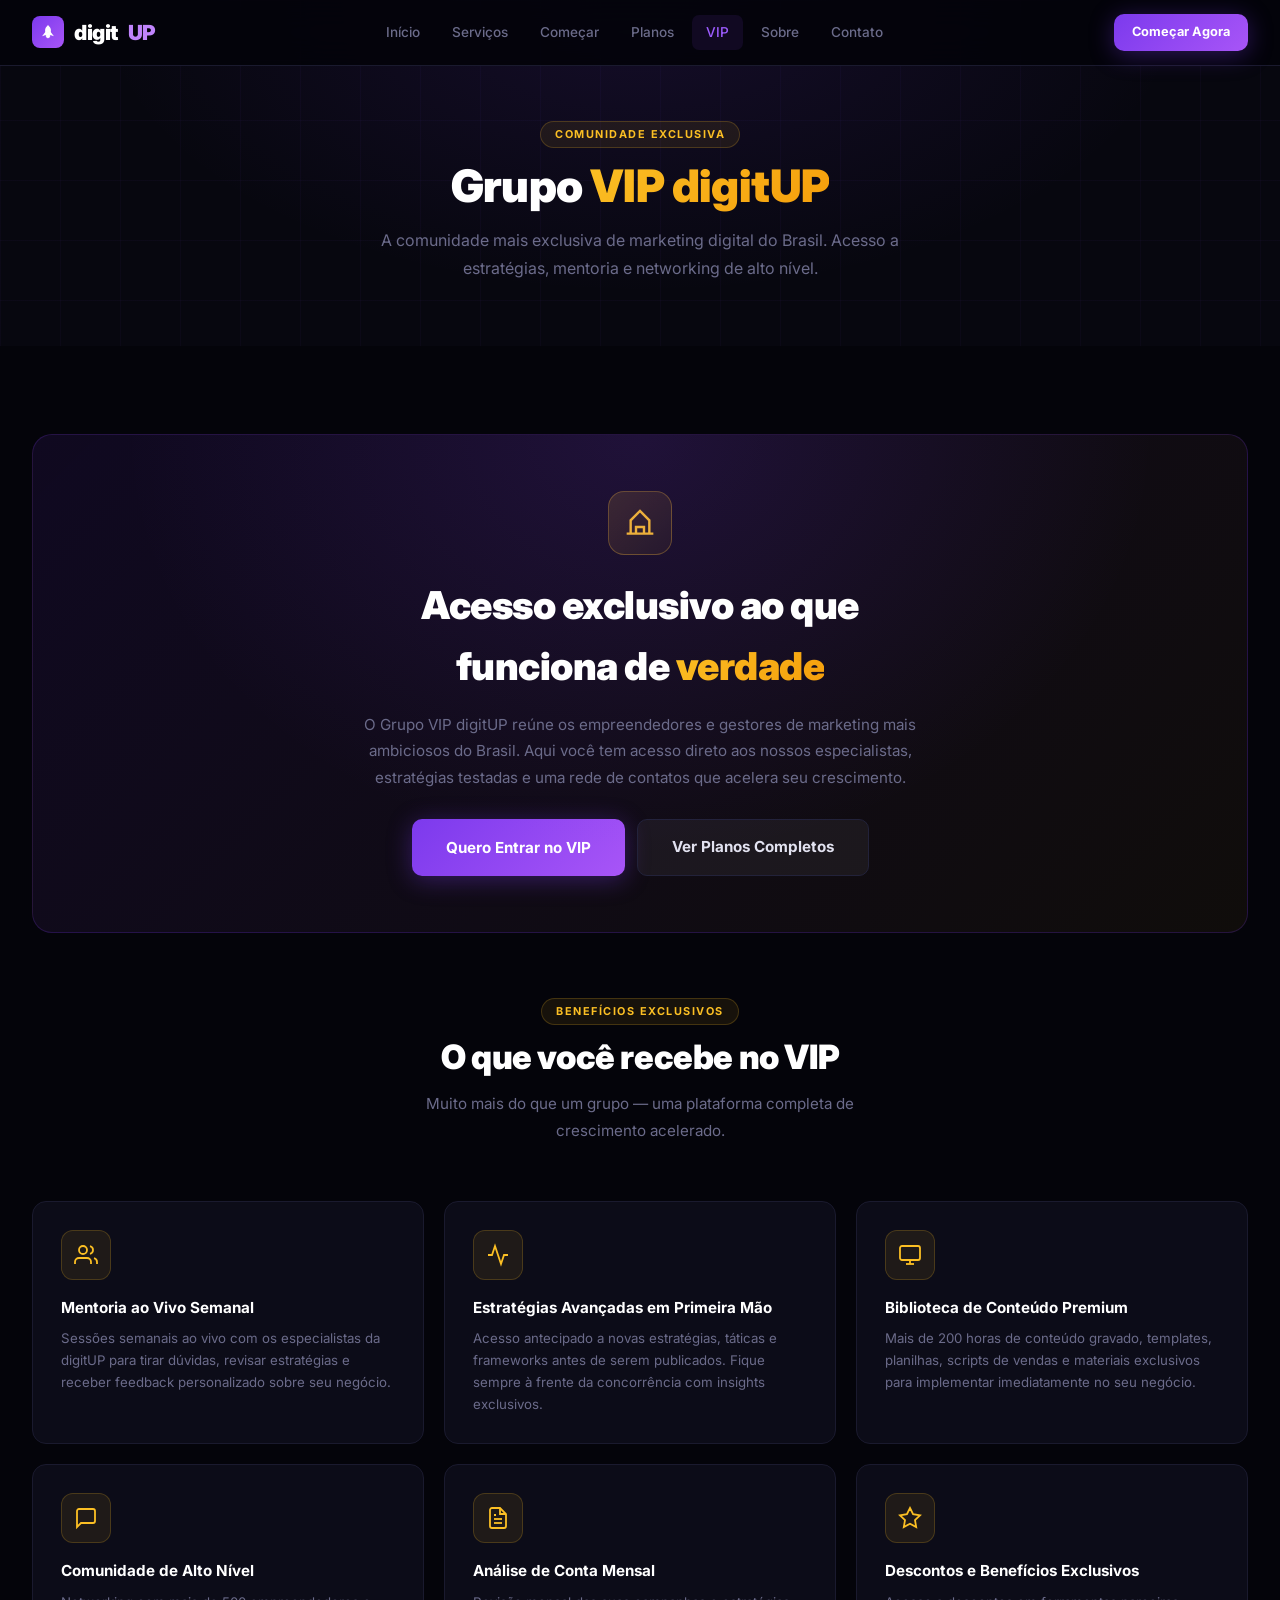
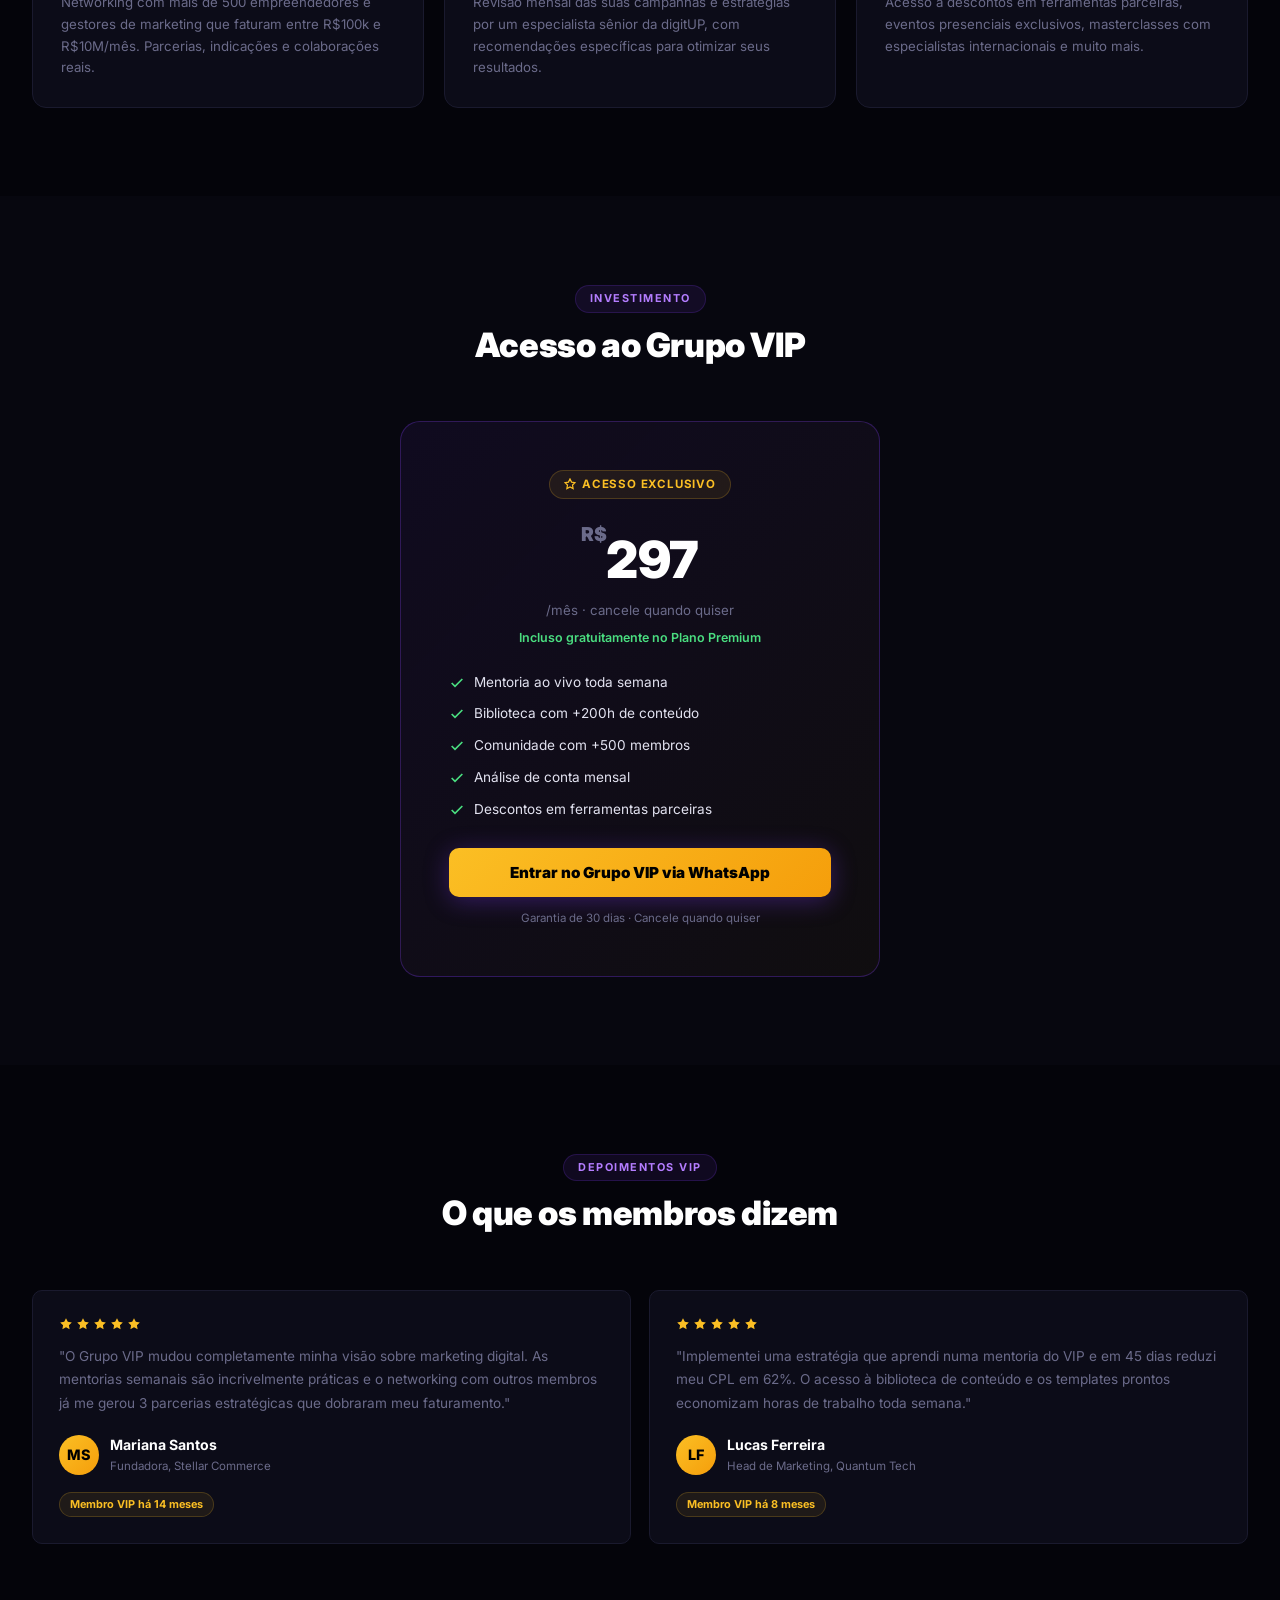
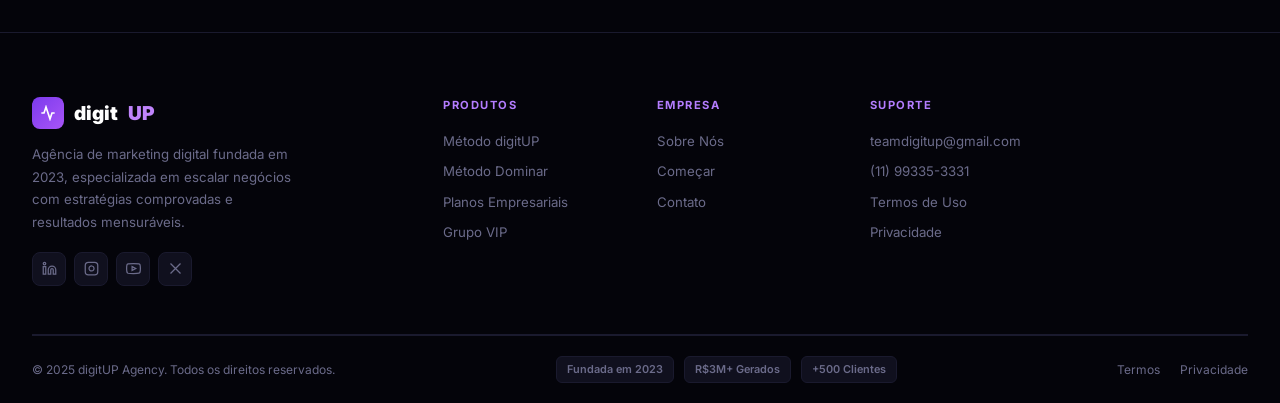
<file: vip.html>
<!DOCTYPE html>
<html lang="pt-BR">
<head>
<meta charset="UTF-8"/>
<meta name="viewport" content="width=device-width,initial-scale=1.0"/>
<title>Grupo VIP — digitUP Comunidade Exclusiva de Marketing Digital</title>
<meta name="description" content="Faça parte do Grupo VIP digitUP. Acesso exclusivo a estratégias avançadas, mentoria ao vivo, networking e conteúdo premium por R$297/mês."/>
<meta property="og:type" content="website"/><meta property="og:title" content="Grupo VIP — digitUP"/><meta property="og:description" content="Comunidade exclusiva com mentoria, estratégias avançadas e suporte individual."/><meta property="og:image" content="og-image.jpg"/><meta property="og:site_name" content="digitUP"/><meta name="twitter:card" content="summary_large_image"/><meta name="twitter:image" content="og-image.jpg"/>
<link rel="preconnect" href="https://fonts.googleapis.com"/>
<link href="https://fonts.googleapis.com/css2?family=Inter:wght@400;500;600;700;800;900&display=swap" rel="stylesheet"/>
<link rel="stylesheet" href="style.css"/>
<style>
.vip-hero{background:linear-gradient(135deg,rgba(124,58,237,.1),rgba(251,191,36,.05));border:1px solid rgba(124,58,237,.2);border-radius:20px;padding:56px;text-align:center;position:relative;overflow:hidden;margin-bottom:64px}
.vip-hero::before{content:'';position:absolute;inset:0;background:radial-gradient(ellipse at 50% 0%,rgba(124,58,237,.15),transparent 60%);pointer-events:none}
.vip-crown{width:64px;height:64px;background:linear-gradient(135deg,rgba(251,191,36,.15),rgba(251,191,36,.05));border:1px solid rgba(251,191,36,.3);border-radius:16px;display:flex;align-items:center;justify-content:center;margin:0 auto 20px}
.vip-crown svg{width:32px;height:32px;stroke:#fbbf24;fill:none;stroke-width:1.8}
.vip-title{font-size:2.4rem;font-weight:900;color:#fff;margin-bottom:14px;letter-spacing:-.5px;position:relative;z-index:1}
.vip-title span{background:linear-gradient(135deg,#fbbf24,#f59e0b);-webkit-background-clip:text;-webkit-text-fill-color:transparent;background-clip:text}
.vip-sub{font-size:.95rem;color:var(--muted);max-width:560px;margin:0 auto 28px;line-height:1.75;position:relative;z-index:1}
.benefits-grid{display:grid;grid-template-columns:repeat(3,1fr);gap:20px}
.benefit-card{background:var(--card);border:1px solid var(--border);border-radius:14px;padding:28px;transition:all .3s}
.benefit-card:hover{border-color:rgba(251,191,36,.3);transform:translateY(-3px);box-shadow:0 0 32px rgba(251,191,36,.08)}
.benefit-icon{width:50px;height:50px;background:rgba(251,191,36,.08);border:1px solid rgba(251,191,36,.2);border-radius:12px;display:flex;align-items:center;justify-content:center;margin-bottom:16px}
.benefit-icon svg{width:24px;height:24px;stroke:#fbbf24;fill:none;stroke-width:1.8}
.benefit-title{font-size:.95rem;font-weight:700;color:#fff;margin-bottom:8px}
.benefit-desc{font-size:.83rem;color:var(--muted);line-height:1.65}
.vip-price-card{background:linear-gradient(135deg,rgba(124,58,237,.08),rgba(251,191,36,.04));border:1px solid rgba(124,58,237,.3);border-radius:20px;padding:48px;text-align:center;max-width:480px;margin:0 auto}
.vip-price{font-size:3.2rem;font-weight:900;color:#fff;letter-spacing:-.5px}
.vip-price sup{font-size:1.2rem;vertical-align:top;margin-top:10px;color:var(--muted)}
.vip-testi-grid{display:grid;grid-template-columns:repeat(2,1fr);gap:18px}
@media(max-width:900px){.benefits-grid{grid-template-columns:1fr 1fr}.vip-testi-grid{grid-template-columns:1fr}.vip-hero{padding:36px 24px}}
@media(max-width:600px){.benefits-grid{grid-template-columns:1fr}.vip-title{font-size:1.8rem}}
</style>
</head>
<body>
<div id="nav-slot"></div>

<div class="page-header">
  <div class="page-header-grid"></div>
  <div class="page-eyebrow" style="background:rgba(251,191,36,.08);border-color:rgba(251,191,36,.2);color:#fbbf24">Comunidade Exclusiva</div>
  <h1 class="page-title">Grupo <span style="background:linear-gradient(135deg,#fbbf24,#f59e0b);-webkit-background-clip:text;-webkit-text-fill-color:transparent;background-clip:text">VIP digitUP</span></h1>
  <p class="page-sub">A comunidade mais exclusiva de marketing digital do Brasil. Acesso a estratégias, mentoria e networking de alto nível.</p>
</div>

<section class="section">
  <div class="container">
    <div class="vip-hero reveal">
      <div class="vip-crown">
        <svg viewBox="0 0 24 24"><path d="M2 20h20M5 20V10l7-7 7 7v10"/><path d="M9 20v-5h6v5"/></svg>
      </div>
      <h2 class="vip-title">Acesso exclusivo ao que<br>funciona de <span>verdade</span></h2>
      <p class="vip-sub">O Grupo VIP digitUP reúne os empreendedores e gestores de marketing mais ambiciosos do Brasil. Aqui você tem acesso direto aos nossos especialistas, estratégias testadas e uma rede de contatos que acelera seu crescimento.</p>
      <div style="display:flex;gap:12px;justify-content:center;flex-wrap:wrap">
        <button class="btn btn-primary btn-lg" onclick="goToWhatsApp('Grupo VIP','R$297/mês')">Quero Entrar no VIP</button>
        <a href="planos.html" class="btn btn-ghost btn-lg">Ver Planos Completos</a>
      </div>
    </div>

    <div class="section-header">
      <div class="section-eyebrow" style="background:rgba(251,191,36,.08);border-color:rgba(251,191,36,.2);color:#fbbf24">Benefícios Exclusivos</div>
      <h2 class="section-title">O que você recebe no VIP</h2>
      <p class="section-sub">Muito mais do que um grupo — uma plataforma completa de crescimento acelerado.</p>
    </div>

    <div class="benefits-grid">
      <div class="benefit-card reveal">
        <div class="benefit-icon"><svg viewBox="0 0 24 24"><path d="M17 21v-2a4 4 0 0 0-4-4H5a4 4 0 0 0-4 4v2"/><circle cx="9" cy="7" r="4"/><path d="M23 21v-2a4 4 0 0 0-3-3.87"/><path d="M16 3.13a4 4 0 0 1 0 7.75"/></svg></div>
        <div class="benefit-title">Mentoria ao Vivo Semanal</div>
        <p class="benefit-desc">Sessões semanais ao vivo com os especialistas da digitUP para tirar dúvidas, revisar estratégias e receber feedback personalizado sobre seu negócio.</p>
      </div>
      <div class="benefit-card reveal">
        <div class="benefit-icon"><svg viewBox="0 0 24 24"><path d="M22 12h-4l-3 9L9 3l-3 9H2"/></svg></div>
        <div class="benefit-title">Estratégias Avançadas em Primeira Mão</div>
        <p class="benefit-desc">Acesso antecipado a novas estratégias, táticas e frameworks antes de serem publicados. Fique sempre à frente da concorrência com insights exclusivos.</p>
      </div>
      <div class="benefit-card reveal">
        <div class="benefit-icon"><svg viewBox="0 0 24 24"><rect x="2" y="3" width="20" height="14" rx="2" ry="2"/><line x1="8" y1="21" x2="16" y2="21"/><line x1="12" y1="17" x2="12" y2="21"/></svg></div>
        <div class="benefit-title">Biblioteca de Conteúdo Premium</div>
        <p class="benefit-desc">Mais de 200 horas de conteúdo gravado, templates, planilhas, scripts de vendas e materiais exclusivos para implementar imediatamente no seu negócio.</p>
      </div>
      <div class="benefit-card reveal">
        <div class="benefit-icon"><svg viewBox="0 0 24 24"><path d="M21 15a2 2 0 0 1-2 2H7l-4 4V5a2 2 0 0 1 2-2h14a2 2 0 0 1 2 2z"/></svg></div>
        <div class="benefit-title">Comunidade de Alto Nível</div>
        <p class="benefit-desc">Networking com mais de 500 empreendedores e gestores de marketing que faturam entre R$100k e R$10M/mês. Parcerias, indicações e colaborações reais.</p>
      </div>
      <div class="benefit-card reveal">
        <div class="benefit-icon"><svg viewBox="0 0 24 24"><path d="M14 2H6a2 2 0 0 0-2 2v16a2 2 0 0 0 2 2h12a2 2 0 0 0 2-2V8z"/><polyline points="14 2 14 8 20 8"/><line x1="16" y1="13" x2="8" y2="13"/><line x1="16" y1="17" x2="8" y2="17"/><polyline points="10 9 9 9 8 9"/></svg></div>
        <div class="benefit-title">Análise de Conta Mensal</div>
        <p class="benefit-desc">Revisão mensal das suas campanhas e estratégias por um especialista sênior da digitUP, com recomendações específicas para otimizar seus resultados.</p>
      </div>
      <div class="benefit-card reveal">
        <div class="benefit-icon"><svg viewBox="0 0 24 24"><polygon points="12 2 15.09 8.26 22 9.27 17 14.14 18.18 21.02 12 17.77 5.82 21.02 7 14.14 2 9.27 8.91 8.26 12 2"/></svg></div>
        <div class="benefit-title">Descontos e Benefícios Exclusivos</div>
        <p class="benefit-desc">Acesso a descontos em ferramentas parceiras, eventos presenciais exclusivos, masterclasses com especialistas internacionais e muito mais.</p>
      </div>
    </div>
  </div>
</section>

<!-- PRICING -->
<section class="section" style="background:var(--bg2)">
  <div class="container">
    <div class="section-header">
      <div class="section-eyebrow">Investimento</div>
      <h2 class="section-title">Acesso ao Grupo VIP</h2>
    </div>
    <div class="vip-price-card reveal">
      <div style="display:inline-flex;align-items:center;gap:6px;background:rgba(251,191,36,.08);border:1px solid rgba(251,191,36,.2);border-radius:20px;padding:4px 14px;font-size:.72rem;color:#fbbf24;font-weight:700;text-transform:uppercase;letter-spacing:.8px;margin-bottom:20px">
        <svg width="12" height="12" viewBox="0 0 24 24" fill="none" stroke="currentColor" stroke-width="2.5"><polygon points="12 2 15.09 8.26 22 9.27 17 14.14 18.18 21.02 12 17.77 5.82 21.02 7 14.14 2 9.27 8.91 8.26 12 2"/></svg>
        Acesso Exclusivo
      </div>
      <div class="vip-price"><sup>R$</sup>297</div>
      <div style="font-size:.83rem;color:var(--muted);margin-bottom:6px">/mês · cancele quando quiser</div>
      <div style="font-size:.78rem;color:var(--green);font-weight:600;margin-bottom:24px">Incluso gratuitamente no Plano Premium</div>
      <div style="display:flex;flex-direction:column;gap:10px;text-align:left;margin-bottom:28px">
        <div style="display:flex;align-items:center;gap:9px;font-size:.85rem;color:var(--text)"><svg width="16" height="16" viewBox="0 0 24 24" fill="none" stroke="var(--green)" stroke-width="2.5"><polyline points="20 6 9 17 4 12"/></svg>Mentoria ao vivo toda semana</div>
        <div style="display:flex;align-items:center;gap:9px;font-size:.85rem;color:var(--text)"><svg width="16" height="16" viewBox="0 0 24 24" fill="none" stroke="var(--green)" stroke-width="2.5"><polyline points="20 6 9 17 4 12"/></svg>Biblioteca com +200h de conteúdo</div>
        <div style="display:flex;align-items:center;gap:9px;font-size:.85rem;color:var(--text)"><svg width="16" height="16" viewBox="0 0 24 24" fill="none" stroke="var(--green)" stroke-width="2.5"><polyline points="20 6 9 17 4 12"/></svg>Comunidade com +500 membros</div>
        <div style="display:flex;align-items:center;gap:9px;font-size:.85rem;color:var(--text)"><svg width="16" height="16" viewBox="0 0 24 24" fill="none" stroke="var(--green)" stroke-width="2.5"><polyline points="20 6 9 17 4 12"/></svg>Análise de conta mensal</div>
        <div style="display:flex;align-items:center;gap:9px;font-size:.85rem;color:var(--text)"><svg width="16" height="16" viewBox="0 0 24 24" fill="none" stroke="var(--green)" stroke-width="2.5"><polyline points="20 6 9 17 4 12"/></svg>Descontos em ferramentas parceiras</div>
      </div>
      <button class="btn btn-primary btn-lg" style="width:100%;background:linear-gradient(135deg,#fbbf24,#f59e0b);color:#000;font-weight:900" onclick="goToWhatsApp('Grupo VIP','R$297/mês')">Entrar no Grupo VIP via WhatsApp</button>
      <p style="font-size:.72rem;color:var(--muted);margin-top:12px">Garantia de 30 dias · Cancele quando quiser</p>
    </div>
  </div>
</section>

<!-- VIP TESTIMONIALS -->
<section class="section">
  <div class="container">
    <div class="section-header">
      <div class="section-eyebrow">Depoimentos VIP</div>
      <h2 class="section-title">O que os membros dizem</h2>
    </div>
    <div class="vip-testi-grid">
      <div class="testi-card reveal">
        <div class="testi-stars">
          <svg viewBox="0 0 24 24"><polygon points="12 2 15.09 8.26 22 9.27 17 14.14 18.18 21.02 12 17.77 5.82 21.02 7 14.14 2 9.27 8.91 8.26 12 2"/></svg>
          <svg viewBox="0 0 24 24"><polygon points="12 2 15.09 8.26 22 9.27 17 14.14 18.18 21.02 12 17.77 5.82 21.02 7 14.14 2 9.27 8.91 8.26 12 2"/></svg>
          <svg viewBox="0 0 24 24"><polygon points="12 2 15.09 8.26 22 9.27 17 14.14 18.18 21.02 12 17.77 5.82 21.02 7 14.14 2 9.27 8.91 8.26 12 2"/></svg>
          <svg viewBox="0 0 24 24"><polygon points="12 2 15.09 8.26 22 9.27 17 14.14 18.18 21.02 12 17.77 5.82 21.02 7 14.14 2 9.27 8.91 8.26 12 2"/></svg>
          <svg viewBox="0 0 24 24"><polygon points="12 2 15.09 8.26 22 9.27 17 14.14 18.18 21.02 12 17.77 5.82 21.02 7 14.14 2 9.27 8.91 8.26 12 2"/></svg>
        </div>
        <p class="testi-text">"O Grupo VIP mudou completamente minha visão sobre marketing digital. As mentorias semanais são incrivelmente práticas e o networking com outros membros já me gerou 3 parcerias estratégicas que dobraram meu faturamento."</p>
        <div class="testi-author">
          <div class="testi-avatar" style="background:linear-gradient(135deg,#fbbf24,#f59e0b);color:#000">MS</div>
          <div>
            <div class="testi-name">Mariana Santos</div>
            <div class="testi-role">Fundadora, Stellar Commerce</div>
          </div>
        </div>
        <div style="margin-top:14px"><span class="badge badge-gold">Membro VIP há 14 meses</span></div>
      </div>
      <div class="testi-card reveal">
        <div class="testi-stars">
          <svg viewBox="0 0 24 24"><polygon points="12 2 15.09 8.26 22 9.27 17 14.14 18.18 21.02 12 17.77 5.82 21.02 7 14.14 2 9.27 8.91 8.26 12 2"/></svg>
          <svg viewBox="0 0 24 24"><polygon points="12 2 15.09 8.26 22 9.27 17 14.14 18.18 21.02 12 17.77 5.82 21.02 7 14.14 2 9.27 8.91 8.26 12 2"/></svg>
          <svg viewBox="0 0 24 24"><polygon points="12 2 15.09 8.26 22 9.27 17 14.14 18.18 21.02 12 17.77 5.82 21.02 7 14.14 2 9.27 8.91 8.26 12 2"/></svg>
          <svg viewBox="0 0 24 24"><polygon points="12 2 15.09 8.26 22 9.27 17 14.14 18.18 21.02 12 17.77 5.82 21.02 7 14.14 2 9.27 8.91 8.26 12 2"/></svg>
          <svg viewBox="0 0 24 24"><polygon points="12 2 15.09 8.26 22 9.27 17 14.14 18.18 21.02 12 17.77 5.82 21.02 7 14.14 2 9.27 8.91 8.26 12 2"/></svg>
        </div>
        <p class="testi-text">"Implementei uma estratégia que aprendi numa mentoria do VIP e em 45 dias reduzi meu CPL em 62%. O acesso à biblioteca de conteúdo e os templates prontos economizam horas de trabalho toda semana."</p>
        <div class="testi-author">
          <div class="testi-avatar" style="background:linear-gradient(135deg,#fbbf24,#f59e0b);color:#000">LF</div>
          <div>
            <div class="testi-name">Lucas Ferreira</div>
            <div class="testi-role">Head de Marketing, Quantum Tech</div>
          </div>
        </div>
        <div style="margin-top:14px"><span class="badge badge-gold">Membro VIP há 8 meses</span></div>
      </div>
    </div>
  </div>
</section>

<div id="footer-slot"></div>
<div id="modal-slot"></div>
<script src="components.js"></script>
<script src="main.js"></script>
</body>
</html>
</file>
<file: style.css>
/* ═══════════════════════════════════════════════════════════════
   digitUP — Global Stylesheet
   Colors: #7c3aed (purple), #a855f7 (neon), #04040a (black)
═══════════════════════════════════════════════════════════════ */
*,*::before,*::after{box-sizing:border-box;margin:0;padding:0}
:root{
  --bg:#04040a;--bg2:#07070f;--card:#0c0c18;--card2:#10101e;
  --border:#1a1a2e;--border2:#22223a;
  --purple:#7c3aed;--purple2:#9d5cff;--purple3:#b47dff;
  --neon:#a855f7;--neon2:#c084fc;--accent:#06b6d4;
  --green:#4ade80;--red:#f87171;
  --text:#e2e2f0;--muted:#6b6b8a;--white:#fff;
  --grad:linear-gradient(135deg,#7c3aed,#a855f7);
  --grad2:linear-gradient(135deg,#a855f7,#06b6d4);
  --glow:0 0 40px rgba(124,58,237,.25);
  --radius:10px;
}
html{scroll-behavior:smooth}
body{background:var(--bg);color:var(--text);font-family:'Inter',system-ui,sans-serif;overflow-x:hidden;line-height:1.6;min-height:100vh}
a{text-decoration:none;color:inherit}
::-webkit-scrollbar{width:5px}
::-webkit-scrollbar-track{background:var(--bg)}
::-webkit-scrollbar-thumb{background:var(--purple);border-radius:3px}

/* ── BUTTONS ── */
.btn{display:inline-flex;align-items:center;justify-content:center;gap:8px;padding:12px 26px;border-radius:var(--radius);font-weight:700;font-size:.875rem;cursor:pointer;transition:all .2s;border:none;font-family:inherit;white-space:nowrap}
.btn-primary{background:var(--grad);color:#fff;box-shadow:0 4px 24px rgba(124,58,237,.35)}
.btn-primary:hover{transform:translateY(-2px);box-shadow:0 8px 32px rgba(124,58,237,.5)}
.btn-outline{background:transparent;color:var(--purple2);border:1.5px solid var(--purple)}
.btn-outline:hover{background:rgba(124,58,237,.1);box-shadow:0 0 20px rgba(168,85,247,.2)}
.btn-ghost{background:rgba(255,255,255,.05);color:var(--text);border:1px solid var(--border2)}
.btn-ghost:hover{background:rgba(255,255,255,.09);border-color:var(--border2)}
.btn-lg{padding:15px 34px;font-size:.95rem}
.btn-sm{padding:8px 18px;font-size:.8rem}
.btn-white{background:#fff;color:#04040a;font-weight:800}
.btn-white:hover{background:#e8e8f8;transform:translateY(-2px)}

/* ── NAV ── */
.nav{position:fixed;top:0;left:0;right:0;z-index:200;height:66px;background:rgba(4,4,10,.92);backdrop-filter:blur(20px);-webkit-backdrop-filter:blur(20px);border-bottom:1px solid var(--border);display:flex;align-items:center;transition:background .3s}
.nav.scrolled{background:rgba(4,4,10,.99)}
.nav-inner{max-width:1280px;margin:0 auto;padding:0 32px;width:100%;display:flex;align-items:center;justify-content:space-between;gap:24px}
.nav-logo{display:flex;align-items:center;gap:10px;font-size:1.3rem;font-weight:900;color:#fff;letter-spacing:-.5px;flex-shrink:0}
.nav-logo-mark{width:32px;height:32px;background:var(--grad);border-radius:8px;display:flex;align-items:center;justify-content:center}
.nav-logo-mark svg{width:16px;height:16px;stroke:#fff;fill:none;stroke-width:2.5}
.logo-up{color:var(--neon2)}
.nav-links{display:flex;gap:4px;align-items:center}
.nav-link{padding:7px 14px;font-size:.85rem;color:var(--muted);font-weight:500;border-radius:7px;transition:all .2s;white-space:nowrap}
.nav-link:hover{color:var(--text);background:rgba(255,255,255,.05)}
.nav-link.active{color:var(--purple2);background:rgba(124,58,237,.1)}
.nav-ctas{display:flex;gap:8px;align-items:center;flex-shrink:0}
.hamburger{display:none;background:none;border:none;color:var(--text);cursor:pointer;padding:4px;flex-shrink:0}
.mobile-menu{
  display:none;position:fixed;top:66px;left:0;right:0;background:var(--bg2);border-bottom:1px solid var(--border);
  padding:8px 16px 16px;flex-direction:column;gap:0;z-index:199;
  box-shadow:0 8px 32px rgba(0,0,0,.4);
}
.mobile-menu.open{display:flex}
.mobile-menu .nav-link{padding:13px 12px;border-bottom:1px solid var(--border);border-radius:0;font-size:.9rem;color:var(--muted)}
.mobile-menu .nav-link:last-of-type{border-bottom:none}
.mobile-menu .nav-link:hover{color:var(--purple2);background:rgba(124,58,237,.06)}
.mobile-menu .btn{margin-top:10px;justify-content:center;width:100%}

/* ── PAGE HEADER ── */
.page-header{padding:120px 32px 64px;text-align:center;position:relative;overflow:hidden;background:var(--bg2)}
.page-header::before{content:'';position:absolute;inset:0;background:radial-gradient(ellipse at 50% 0%,rgba(124,58,237,.12) 0%,transparent 60%);pointer-events:none}
.page-header-grid{position:absolute;inset:0;background-image:linear-gradient(rgba(124,58,237,.04) 1px,transparent 1px),linear-gradient(90deg,rgba(124,58,237,.04) 1px,transparent 1px);background-size:60px 60px;pointer-events:none}
.page-eyebrow{display:inline-block;background:rgba(124,58,237,.1);border:1px solid rgba(124,58,237,.2);color:var(--purple3);font-size:.68rem;font-weight:700;text-transform:uppercase;letter-spacing:1.5px;padding:4px 14px;border-radius:20px;margin-bottom:14px;position:relative;z-index:1}
.page-title{font-size:2.8rem;font-weight:900;color:#fff;letter-spacing:-.6px;line-height:1.1;margin-bottom:14px;position:relative;z-index:1}
.page-title span{background:var(--grad);-webkit-background-clip:text;-webkit-text-fill-color:transparent;background-clip:text}
.page-sub{font-size:1rem;color:var(--muted);max-width:540px;margin:0 auto;line-height:1.75;position:relative;z-index:1}

/* ── SECTIONS ── */
.section{padding:88px 32px}
.container{max-width:1280px;margin:0 auto}
.section-eyebrow{display:inline-block;background:rgba(124,58,237,.1);border:1px solid rgba(124,58,237,.2);color:var(--purple3);font-size:.68rem;font-weight:700;text-transform:uppercase;letter-spacing:1.5px;padding:4px 14px;border-radius:20px;margin-bottom:12px}
.section-title{font-size:2.1rem;font-weight:900;color:#fff;margin-bottom:14px;letter-spacing:-.4px;line-height:1.2}
.section-sub{font-size:.95rem;color:var(--muted);line-height:1.75}
.section-header{text-align:center;margin-bottom:56px}
.section-header .section-sub{max-width:520px;margin:0 auto}

/* ── CARDS ── */
.card{background:var(--card);border:1px solid var(--border);border-radius:var(--radius);transition:all .3s}
.card:hover{border-color:var(--border2);transform:translateY(-3px);box-shadow:var(--glow)}
.card-purple{border-color:var(--purple);box-shadow:var(--glow)}

/* ── DIVIDER ── */
.divider{height:1px;background:var(--border);margin:0}

/* ── BADGE ── */
.badge{display:inline-flex;align-items:center;gap:5px;padding:3px 10px;border-radius:20px;font-size:.68rem;font-weight:700}
.badge-green{background:rgba(74,222,128,.1);border:1px solid rgba(74,222,128,.2);color:var(--green)}
.badge-purple{background:rgba(124,58,237,.1);border:1px solid rgba(124,58,237,.2);color:var(--purple2)}
.badge-gold{background:rgba(251,191,36,.08);border:1px solid rgba(251,191,36,.2);color:#fbbf24}

/* ── ICON BOX ── */
.icon-box{width:48px;height:48px;background:rgba(124,58,237,.1);border:1px solid rgba(124,58,237,.2);border-radius:11px;display:flex;align-items:center;justify-content:center;flex-shrink:0}
.icon-box svg{width:22px;height:22px;stroke:var(--purple2);fill:none;stroke-width:1.8}
.icon-box-sm{width:36px;height:36px;border-radius:9px}
.icon-box-sm svg{width:16px;height:16px}
.icon-box-gold{background:rgba(251,191,36,.08);border-color:rgba(251,191,36,.2)}
.icon-box-gold svg{stroke:#fbbf24}

/* ── CHECK LIST ── */
.check-list{display:flex;flex-direction:column;gap:8px}
.check-item{display:flex;align-items:flex-start;gap:9px;font-size:.85rem;color:var(--text)}
.check-icon{width:18px;height:18px;flex-shrink:0;margin-top:1px}
.check-icon svg{width:18px;height:18px;stroke:var(--green);fill:none;stroke-width:2.5}
.check-item.off{color:var(--muted)}
.check-item.off .check-icon svg{stroke:var(--muted)}

/* ── STAT CARD ── */
.stat-card{background:var(--card2);border:1px solid var(--border);border-radius:var(--radius);padding:28px;text-align:center;transition:all .3s;position:relative;overflow:hidden}
.stat-card::after{content:'';position:absolute;inset:0;background:radial-gradient(circle at 50% 0%,rgba(124,58,237,.07),transparent 60%);pointer-events:none}
.stat-card:hover{border-color:rgba(124,58,237,.4);transform:translateY(-3px);box-shadow:var(--glow)}
.stat-num{font-size:2.4rem;font-weight:900;background:var(--grad);-webkit-background-clip:text;-webkit-text-fill-color:transparent;background-clip:text;letter-spacing:-.5px;margin-bottom:5px}
.stat-label{font-size:.75rem;color:var(--muted);text-transform:uppercase;letter-spacing:.5px}

/* ── TESTIMONIAL ── */
.testi-card{background:var(--card);border:1px solid var(--border);border-radius:var(--radius);padding:26px;transition:all .3s}
.testi-card:hover{border-color:rgba(124,58,237,.35);transform:translateY(-3px);box-shadow:var(--glow)}
.testi-stars{display:flex;gap:3px;margin-bottom:14px}
.testi-stars svg{width:14px;height:14px;fill:#fbbf24}
.testi-text{font-size:.85rem;color:var(--muted);line-height:1.75;margin-bottom:18px}
.testi-author{display:flex;align-items:center;gap:11px}
.testi-avatar{width:40px;height:40px;background:var(--grad);border-radius:50%;display:flex;align-items:center;justify-content:center;font-weight:800;font-size:.9rem;color:#fff;flex-shrink:0}
.testi-name{font-size:.88rem;font-weight:700;color:#fff}
.testi-role{font-size:.72rem;color:var(--muted);margin-top:1px}

/* ── FOOTER ── */
.footer{background:var(--bg);border-top:1px solid var(--border);padding:64px 32px 0}
.footer-inner{max-width:1280px;margin:0 auto;display:grid;grid-template-columns:2.2fr 1fr 1fr 1fr 1fr;gap:48px;padding-bottom:48px}
.footer-logo{display:flex;align-items:center;gap:10px;font-size:1.2rem;font-weight:900;color:#fff;margin-bottom:14px}
.footer-brand p{font-size:.83rem;color:var(--muted);line-height:1.7;max-width:260px;margin-bottom:18px}
.footer-social{display:flex;gap:8px}
.social-btn{width:34px;height:34px;background:var(--card2);border:1px solid var(--border);border-radius:8px;display:flex;align-items:center;justify-content:center;transition:all .2s;cursor:pointer}
.social-btn:hover{border-color:var(--purple);background:rgba(124,58,237,.1)}
.social-btn svg{width:15px;height:15px;stroke:var(--muted);fill:none;stroke-width:2;transition:stroke .2s}
.social-btn:hover svg{stroke:var(--purple2)}
.footer-col h4{font-size:.7rem;font-weight:700;color:var(--purple3);text-transform:uppercase;letter-spacing:1.5px;margin-bottom:16px}
.footer-col a{display:block;font-size:.83rem;color:var(--muted);margin-bottom:9px;transition:color .2s}
.footer-col a:hover{color:var(--purple2)}
.footer-bottom{border-top:1px solid var(--border);padding:20px 0;max-width:1280px;margin:0 auto;display:flex;align-items:center;justify-content:space-between;flex-wrap:wrap;gap:12px}
.footer-bottom p{font-size:.75rem;color:var(--muted)}
.footer-bottom-links{display:flex;gap:20px}
.footer-bottom-links a{font-size:.75rem;color:var(--muted);transition:color .2s}
.footer-bottom-links a:hover{color:var(--purple2)}
.footer-certifications{display:flex;gap:10px;align-items:center;flex-wrap:wrap}
.cert-badge{background:var(--card2);border:1px solid var(--border);border-radius:6px;padding:4px 10px;font-size:.68rem;color:var(--muted);font-weight:600}

/* ── MODAL ── */
.modal-overlay{position:fixed;inset:0;background:rgba(0,0,0,.85);z-index:300;display:flex;align-items:center;justify-content:center;opacity:0;pointer-events:none;transition:opacity .25s;backdrop-filter:blur(8px)}
.modal-overlay.open{opacity:1;pointer-events:all}
.modal-box{background:var(--card);border:1px solid var(--border2);border-radius:18px;padding:36px;width:100%;max-width:440px;position:relative;transform:scale(.95) translateY(10px);transition:transform .3s cubic-bezier(.34,1.56,.64,1);max-height:90vh;overflow-y:auto}
.modal-overlay.open .modal-box{transform:scale(1) translateY(0)}
.modal-x{position:absolute;top:14px;right:14px;background:rgba(255,255,255,.05);border:none;color:var(--muted);width:30px;height:30px;border-radius:50%;cursor:pointer;font-size:.85rem;display:flex;align-items:center;justify-content:center;transition:all .2s;font-family:inherit}
.modal-x:hover{background:rgba(255,255,255,.1);color:#fff}
.modal-title{font-size:1.35rem;font-weight:900;color:#fff;text-align:center;margin-bottom:5px;letter-spacing:-.3px}
.modal-sub{font-size:.83rem;color:var(--muted);text-align:center;margin-bottom:22px}
.modal-logo{text-align:center;margin-bottom:20px;font-size:1.2rem;font-weight:900;color:#fff;display:flex;align-items:center;justify-content:center;gap:8px}
.modal-logo .nav-logo-mark{width:28px;height:28px}
.field{display:flex;flex-direction:column;gap:5px;margin-bottom:13px}
.field label{font-size:.7rem;color:var(--muted);font-weight:600;text-transform:uppercase;letter-spacing:.5px}
.field input,.field select,.field textarea{background:rgba(255,255,255,.04);border:1px solid var(--border2);border-radius:8px;padding:11px 14px;color:var(--text);font-size:.88rem;outline:none;transition:border .2s;font-family:inherit;width:100%}
.field input:focus,.field select:focus,.field textarea:focus{border-color:var(--purple)}
.field input::placeholder,.field textarea::placeholder{color:var(--muted)}
.field select option{background:var(--card)}
.field textarea{resize:vertical;min-height:90px}
.field-row{display:grid;grid-template-columns:1fr 1fr;gap:10px}
.submit-btn{width:100%;padding:13px;background:var(--grad);border:none;color:#fff;border-radius:9px;font-size:.9rem;font-weight:800;cursor:pointer;transition:all .2s;box-shadow:0 4px 20px rgba(124,58,237,.35);margin-top:4px;font-family:inherit}
.submit-btn:hover{transform:translateY(-1px);box-shadow:0 8px 28px rgba(124,58,237,.5)}
.modal-footer-txt{text-align:center;margin-top:13px;font-size:.78rem;color:var(--muted)}
.modal-footer-txt a{color:var(--purple2);cursor:pointer;font-weight:600}

/* ── TOAST ── */
#toast{position:fixed;bottom:24px;left:50%;transform:translateX(-50%) translateY(16px);background:var(--card2);border:1px solid var(--border2);color:#fff;padding:12px 22px;border-radius:9px;font-size:.83rem;font-weight:600;z-index:500;opacity:0;transition:all .3s;white-space:nowrap;box-shadow:0 8px 32px rgba(0,0,0,.6);pointer-events:none}
#toast.show{opacity:1;transform:translateX(-50%) translateY(0)}

/* ── ANIMATIONS ── */
.reveal{opacity:0;transform:translateY(20px);transition:opacity .55s ease,transform .55s ease}
.reveal.visible{opacity:1;transform:translateY(0)}
@keyframes float{0%,100%{transform:translateY(0)}50%{transform:translateY(-10px)}}
@keyframes dotPulse{0%,100%{opacity:1}50%{opacity:.3}}
@keyframes gradShift{0%,100%{background-position:0% 50%}50%{background-position:100% 50%}}

/* ── RESPONSIVE ── */
@media(max-width:1100px){
  .footer-inner{grid-template-columns:1fr 1fr 1fr;gap:32px}
  .footer-brand{grid-column:1/-1}
}
@media(max-width:900px){
  .nav-links,.nav-ctas{display:none}
  .hamburger{display:block}
  .nav-inner{padding:0 16px}
  .mobile-menu{padding:12px 16px}
  .mobile-menu .nav-link{padding:13px 12px;font-size:.9rem}
  .mobile-menu .btn{width:100%;justify-content:center;margin-top:8px}
  .section{padding:64px 20px}
  .page-header{padding:100px 20px 48px}
  .page-title{font-size:2rem}
  .footer-inner{grid-template-columns:1fr 1fr;gap:28px}
}
@media(max-width:600px){
  .page-title{font-size:1.7rem}
  .section-title{font-size:1.6rem}
  .footer-inner{grid-template-columns:1fr}
  .footer-bottom{flex-direction:column;align-items:flex-start;gap:8px}
  .container{padding:0 16px}
  .section{padding:56px 16px}
  .page-header{padding:88px 16px 40px}
  .page-sub{font-size:.88rem}
}

/* ═══════════════════════════════════════════════════════════════
   MOBILE FIXES — Android / Small screens
═══════════════════════════════════════════════════════════════ */

/* Prevent horizontal overflow globally */
html, body {
  overflow-x: hidden;
  max-width: 100vw;
}

/* Fix all grids to single column on mobile */
@media(max-width:600px) {

  /* Nav */
  .nav-inner { padding: 0 14px; }
  .nav-logo { font-size: 1.1rem; }

  /* Hero */
  .hero { padding: 80px 16px 48px; text-align: center; }
  .hero h1 { font-size: 1.9rem; letter-spacing: -.3px; }
  .hero-sub { font-size: .9rem; }
  .hero-btns { flex-direction: column; align-items: center; gap: 10px; }
  .hero-btns .btn { width: 100%; justify-content: center; }
  .hero-stats { justify-content: center; gap: 16px; flex-wrap: wrap; }
  .hstat strong { font-size: 1.3rem; }
  .hero-visual { display: none; }

  /* Page header */
  .page-header { padding: 84px 16px 36px; }
  .page-title { font-size: 1.6rem; line-height: 1.2; }
  .page-sub { font-size: .85rem; }

  /* Sections */
  .section { padding: 48px 16px; }
  .container { padding: 0 16px; }
  .section-title { font-size: 1.5rem; }
  .section-header { margin-bottom: 36px; }

  /* All 2+ column grids → 1 column */
  .services-grid,
  .srv-grid,
  .recursos-grid,
  .stats-grid,
  .steps-grid,
  .testi-grid,
  .depo-grid,
  .plans-grid,
  .plans-grid-biz,
  .beg-plans-grid,
  .products-grid,
  .why-grid,
  .learn-grid,
  .methods-grid,
  .mvv-grid,
  .team-grid,
  .partners-grid,
  .extra-grid,
  .picker-grid,
  .vip-testi-grid,
  .benefits-grid,
  .results-grid,
  .contact-grid,
  .vip-inner,
  .footer-inner {
    grid-template-columns: 1fr !important;
  }

  /* Steps connector */
  .step-connector, .steps-line { display: none; }

  /* Plan cards */
  .plan-col { border-right: none; border-bottom: 1px solid var(--border); }
  .plan-col:last-child { border-bottom: none; }
  .plans-grid-biz { border-radius: 12px; }
  .plan-price-biz { font-size: 2.2rem; }

  /* Product cards */
  .product-card { padding: 28px 20px; }
  .product-price-val { font-size: 2.2rem; }

  /* Buttons */
  .btn-lg { padding: 13px 24px; font-size: .9rem; }
  .cta-btns { flex-direction: column; align-items: center; }
  .cta-btns .btn { width: 100%; justify-content: center; }

  /* Cards */
  .card { border-radius: 12px; }

  /* Modal */
  .modal-box { padding: 24px 18px; border-radius: 14px 14px 0 0; }
  .modal-title { font-size: 1.2rem; }
  .field-row { grid-template-columns: 1fr; }

  /* Footer */
  .footer { padding: 48px 16px 0; }
  .footer-inner { gap: 24px; }
  .footer-bottom-inner,
  .footer-bottom { flex-direction: column; gap: 8px; align-items: flex-start; }
  .footer-certifications { flex-wrap: wrap; gap: 6px; }

  /* Compare table */
  .comp-table-wrap, .compare-table { font-size: .72rem; }
  .comp-table th, .comp-table td { padding: 10px 10px; }

  /* VIP page */
  .vip-hero { padding: 28px 18px; }
  .vip-title { font-size: 1.5rem; }
  .vip-price { font-size: 2.4rem; }

  /* Sobre page */
  .timeline { padding-left: 24px; }
  .tl-dot { left: -31px; }

  /* Contact */
  .contact-form-card { padding: 24px 18px; }
  .form-row { grid-template-columns: 1fr; }

  /* Intro strip */
  .intro-strip { grid-template-columns: 1fr; }
  .intro-strip-item { border-right: none; border-bottom: 1px solid var(--border); }
  .intro-strip-item:last-child { border-bottom: none; }

  /* FAQ quick links */
  [style*="grid-template-columns:repeat(3"] {
    grid-template-columns: 1fr !important;
  }

  /* Toast */
  #toast { font-size: .78rem; padding: 10px 16px; white-space: normal; text-align: center; max-width: 90vw; }

  /* Misc text overflow */
  * { word-break: break-word; }
  a, button { -webkit-tap-highlight-color: transparent; }
}

/* Tablet fixes */
@media(min-width:601px) and (max-width:900px) {
  .hero { padding: 90px 24px 52px; text-align: center; }
  .hero-btns { justify-content: center; }
  .hero-stats { justify-content: center; }
  .hero-visual { display: none; }
  .services-grid,
  .srv-grid,
  .recursos-grid { grid-template-columns: 1fr 1fr !important; }
  .stats-grid,
  .results-grid { grid-template-columns: 1fr 1fr !important; }
  .steps-grid { grid-template-columns: 1fr 1fr !important; }
  .steps-line { display: none; }
  .plans-grid-biz { grid-template-columns: 1fr !important; }
  .products-grid { grid-template-columns: 1fr !important; }
  .team-grid { grid-template-columns: 1fr 1fr !important; }
  .methods-grid { grid-template-columns: 1fr !important; }
  .vip-inner { grid-template-columns: 1fr !important; }
  .contact-grid { grid-template-columns: 1fr !important; }
  .field-row { grid-template-columns: 1fr 1fr; }
  .cta-btns { justify-content: center; }
}
</file>
